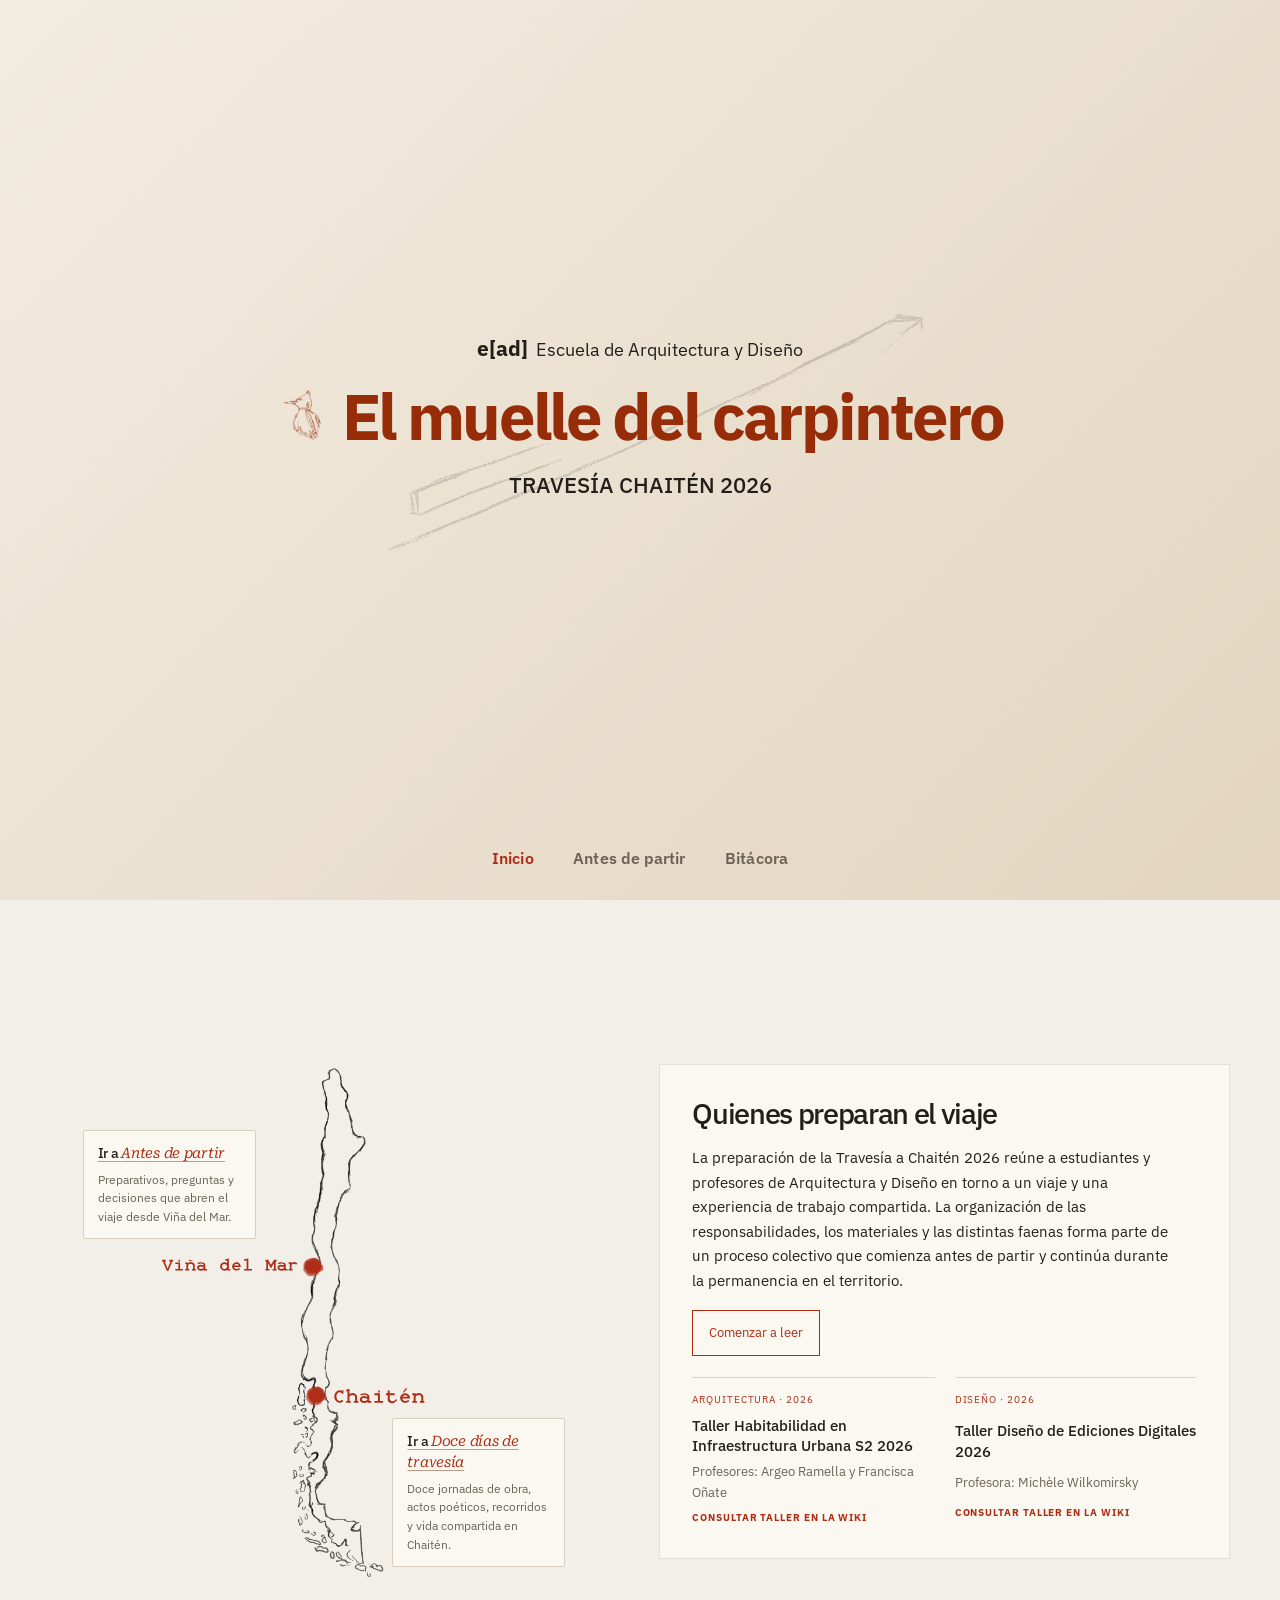
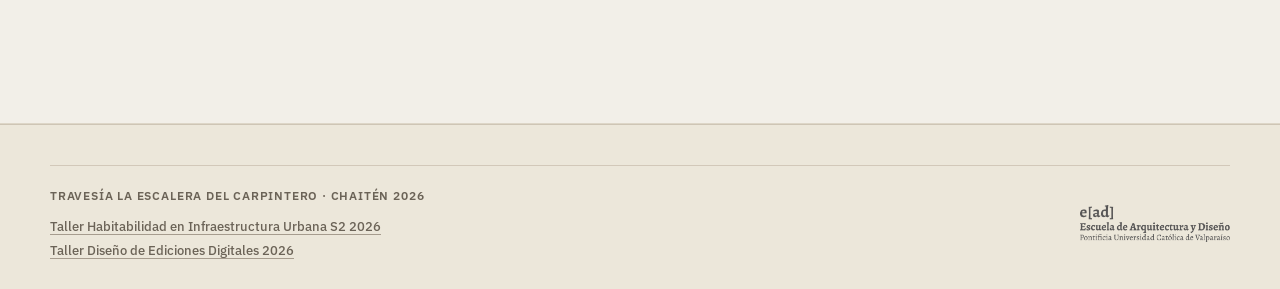
<file: index.html>
<!DOCTYPE html>

<html lang="es-CL">
<head>
<meta charset="utf-8"/>
<meta content="width=device-width, initial-scale=1" name="viewport"/>
<meta content="#fcfbf7" name="theme-color"/>
<meta content="Propuesta editorial de bitácora de la Travesía La Escalera del Carpintero, Chaitén 2026: los días, las personas y la obra desde la preparación hasta el regreso." name="description"/>
<title>Bitácora · El muelle del carpintero · Chaitén 2026</title>
<link href="https://fonts.googleapis.com" rel="preconnect"/>
<link crossorigin="" href="https://fonts.gstatic.com" rel="preconnect"/>
<link href="https://fonts.googleapis.com/css2?family=IBM+Plex+Sans:wght@400;500;600;700&amp;family=Roboto+Serif:ital,wght@1,400&amp;display=swap" rel="stylesheet"/>

<link rel="stylesheet" href="estilos.css"/>
<script defer src="sitio.js"></script>
</head>
<body class="pagina-home">
<a class="saltar" href="#contenido">Saltar al contenido</a>
<header class="cabecera" id="cabecera">
<div class="contenedor cabecera-interior">
<a class="marca" href="index.html#inicio" aria-label="Inicio de la Travesía La escalera del carpintero"><img class="marca-logo marca-logo-integrado" src="assets/logo-travesia-integrado.png" width="2048" height="823" alt="Travesía La escalera del carpintero"/></a>
<button aria-controls="nav-principal" aria-expanded="false" class="menu-toggle" id="menu-toggle" type="button"><span aria-hidden="true" class="menu-toggle-icono">☰</span><span>Menú</span></button>
<nav aria-label="Navegación principal" class="nav-principal" id="nav-principal"><a href="index.html#inicio">Inicio</a><a href="antes-de-partir.html">Antes de partir</a><a class="nav-destacado" href="diario.html">Bitácora</a></nav>
</div>
</header>
<main id="contenido">
<!-- Portada: el GIF ocupa todo el ancho sobre beige y se atenúa en estilos.css. El logo utiliza el PNG normal
     como máscara para tomar el mismo rojo y la altura de una mayúscula del título. -->
<section aria-labelledby="titulo-principal" class="portada portada-original seccion-observable" id="inicio">
<div aria-hidden="true" class="diapositivas"><img alt="" class="activa" fetchpriority="high" height="1088" src="assets/gifportada.gif" width="1632"/></div>
<div class="contenedor portada-centro">
<p class="identidad"><strong>e[ad]</strong><span>Escuela de Arquitectura y Diseño</span></p>
<div class="portada-titulo-logo">
<span class="portada-emblema" role="img" aria-label="Logo de la travesía: un pájaro carpintero"></span>
<h1 id="titulo-principal">El muelle del carpintero</h1>
</div>
<p class="nombre-obra-portada">TRAVESÍA CHAITÉN 2026</p>
</div>
<nav aria-label="Secciones principales de la bitácora" class="menu-portada">
<a aria-current="location" href="#inicio">Inicio</a>

<a href="antes-de-partir.html">Antes de partir</a>
<a href="diario.html">Bitácora</a>
</nav>
</section>
<!-- SEGUNDA SECCIÓN: mapa editorial con dos accesos a los momentos de la travesía. -->
<section aria-labelledby="titulo-mapa-travesia" class="mapa-travesia seccion-observable" id="mapa-travesia">
<div class="contenedor mapa-travesia-composicion">
<div class="mapa-papel" role="group" aria-label="Mapa dibujado de Chile con accesos a Viña del Mar y Chaitén">
  <div class="mapa-croquis">
    <img class="mapa-croquis-imagen" src="assets/mapa-chile-croquis-TRANSPARENTE.png" alt="Croquis lineal del territorio de Chile" width="1280" height="2048" loading="lazy" decoding="async" />
    <a class="mapa-boton-svg mapa-boton-vina" href="antes-de-partir.html" aria-label="Viña del Mar: ir a Antes de partir">
      <img src="assets/boton-vina-del-mar.svg" alt="Viña del Mar" width="743" height="124"/>
    </a>
    <a class="mapa-boton-svg mapa-boton-chaiten" href="diario.html" aria-label="Chaitén: ir a Doce días de travesía">
      <img src="assets/boton-chaiten.svg" alt="Chaitén" width="568" height="124"/>
    </a>
  </div>
  <!-- Los recuadros se posicionan respecto al área completa, fuera del trazo
       del país. En pantallas pequeñas pasan a dos columnas debajo del mapa. -->
  <a class="mapa-entrada mapa-entrada-vina" id="entrada-vina" href="antes-de-partir.html">
    <h3>Ir a <em>Antes de partir</em></h3>
    <p>Preparativos, preguntas y decisiones que abren el viaje desde Viña del Mar.</p>
  </a>
  <a class="mapa-entrada mapa-entrada-chaiten" id="entrada-chaiten" href="diario.html">
    <h3>Ir a <em>Doce días de travesía</em></h3>
    <p>Doce jornadas de obra, actos poéticos, recorridos y vida compartida en Chaitén.</p>
  </a>
</div>
<!-- Información trasladada desde la última doble página del cuaderno. -->
<div class="preparacion-viaje">
  <!-- El primer acceso queda junto al párrafo; después se presentan los talleres. -->
  <div class="preparacion-recuadro">
  <h2 id="titulo-mapa-travesia">Quienes preparan el viaje</h2>
  <p>La preparación de la Travesía a Chaitén 2026 reúne a estudiantes y profesores de Arquitectura y Diseño en torno a un viaje y una experiencia de trabajo compartida.
La organización de las responsabilidades, los materiales y las distintas faenas forma parte de un proceso colectivo que comienza antes de partir y continúa durante la permanencia en el territorio.
</p>
  <a class="boton-enlace preparacion-continuar" href="antes-de-partir.html">Comenzar a leer</a>
  <div class="talleres-preparacion"><a href="https://wiki.ead.pucv.cl/Taller_Habitabilidad_en_Infraestructura_Urbana_S2_2026" rel="noopener noreferrer" target="_blank"><small>ARQUITECTURA · 2026</small><strong>Taller Habitabilidad en Infraestructura Urbana S2 2026</strong><span>Profesores: Argeo Ramella y Francisca Oñate</span><b>CONSULTAR TALLER EN LA WIKI</b></a><a href="https://wiki.ead.pucv.cl/Taller_Dise%C3%B1o_de_Ediciones_Digitales_2026" rel="noopener noreferrer" target="_blank"><small>DISEÑO · 2026</small><strong>Taller Diseño de Ediciones Digitales 2026</strong><span>Profesora: Michèle Wilkomirsky</span><b>CONSULTAR TALLER EN LA WIKI</b></a></div>
  </div>
</div>
</div>
</section>
</main>
<footer class="pie">
  <div class="contenedor pie-inferior">
    <div class="pie-informacion">
      <span class="pie-identidad">TRAVESÍA LA ESCALERA DEL CARPINTERO · CHAITÉN 2026</span>
      <nav class="pie-talleres" aria-label="Talleres participantes">
        <a href="https://wiki.ead.pucv.cl/Taller_Habitabilidad_en_Infraestructura_Urbana_S2_2026" target="_blank" rel="noopener noreferrer">Taller Habitabilidad en Infraestructura Urbana S2 2026</a>
        <a href="https://wiki.ead.pucv.cl/Taller_Dise%C3%B1o_de_Ediciones_Digitales_2026" target="_blank" rel="noopener noreferrer">Taller Diseño de Ediciones Digitales 2026</a>
      </nav>
    </div>
    <img class="pie-logo" src="assets/logo-ead.png" width="1030" height="255" alt="e[ad] Escuela de Arquitectura y Diseño, Pontificia Universidad Católica de Valparaíso" loading="lazy">
  </div>
</footer>
</body>
</html>
</file>
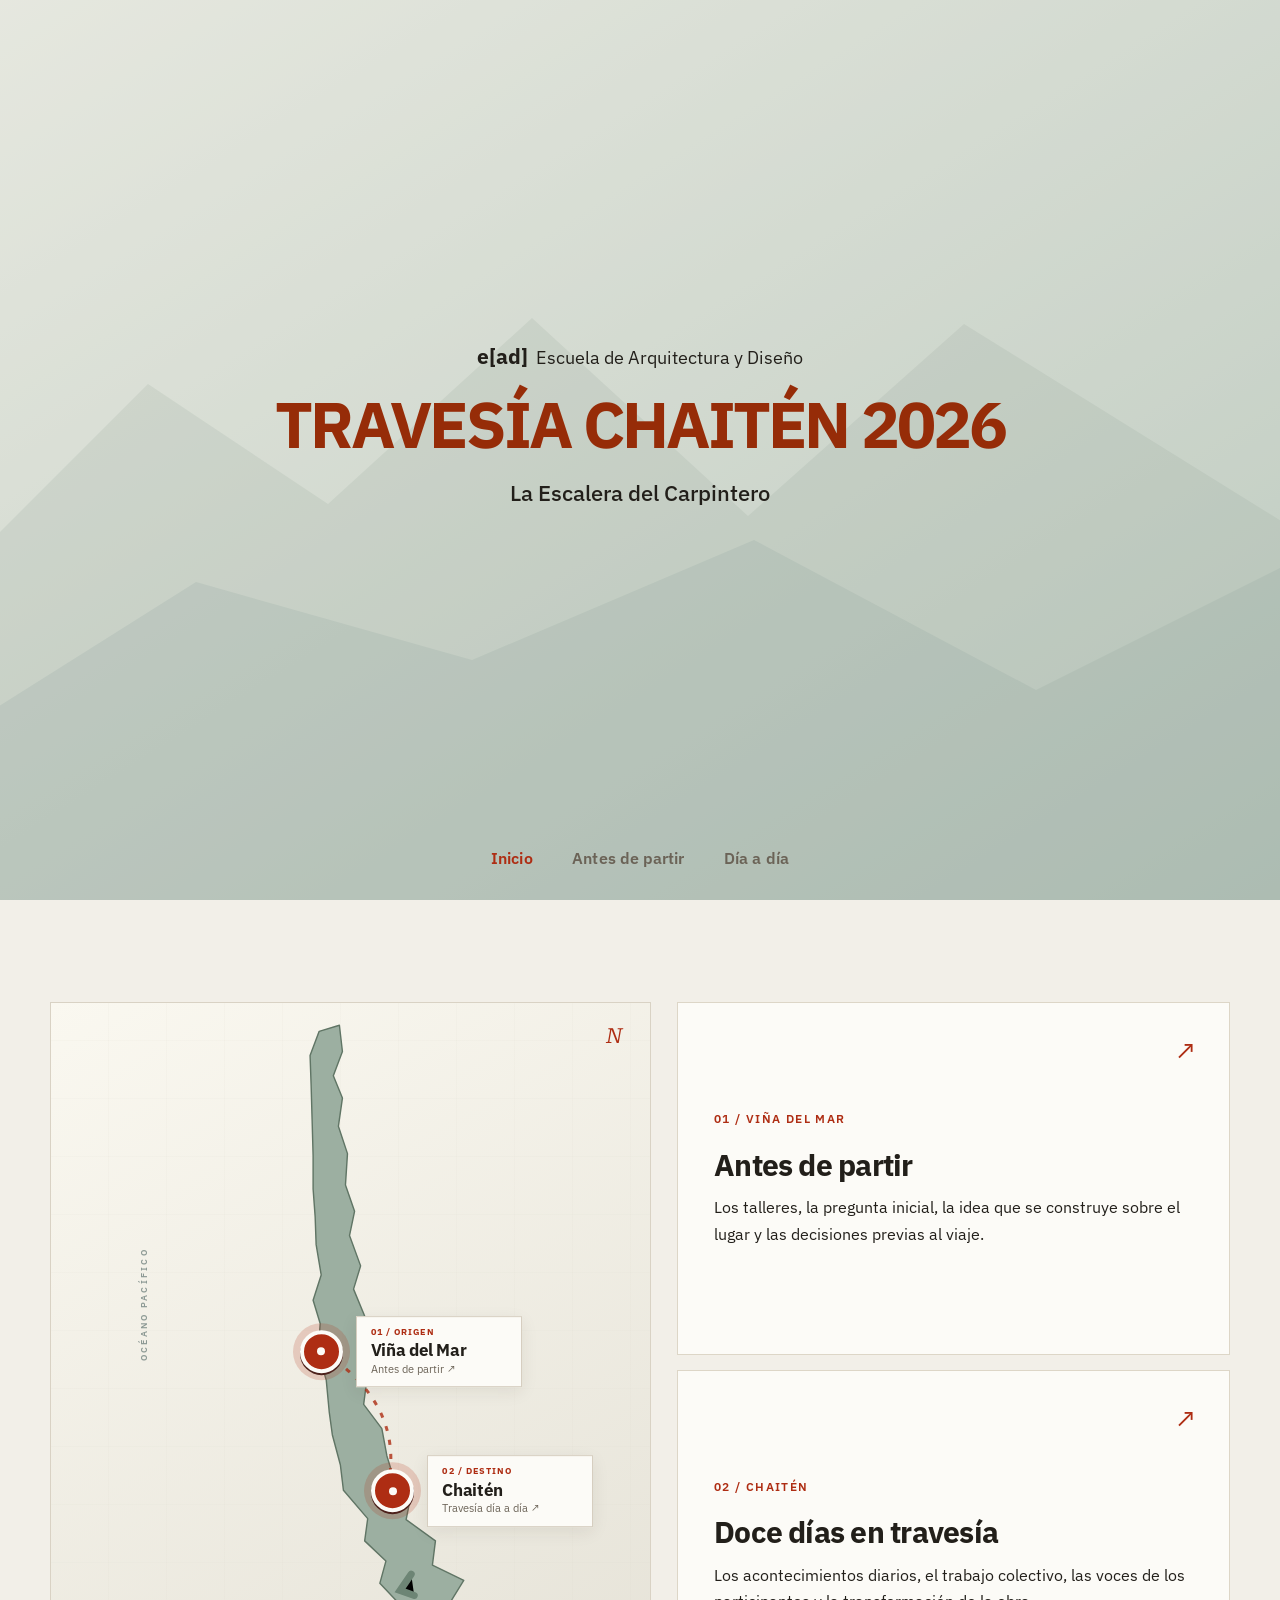
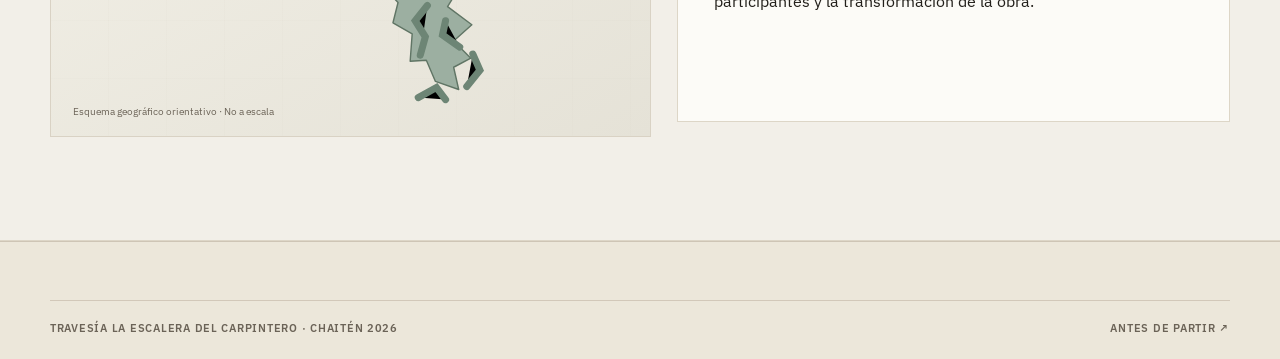
<file: travesia_chaiten_2026_codigo_limpio/index.html>
<!DOCTYPE html>

<html lang="es-CL">
<head>
<meta charset="utf-8"/>
<meta content="width=device-width, initial-scale=1" name="viewport"/>
<meta content="#fcfbf7" name="theme-color"/>
<meta content="Propuesta editorial de bitácora de la Travesía La Escalera del Carpintero, Chaitén 2026: los días, las personas y la obra desde la preparación hasta el regreso." name="description"/>
<title>Bitácora · La Escalera del Carpintero · Chaitén 2026</title>
<link href="https://fonts.googleapis.com" rel="preconnect"/>
<link crossorigin="" href="https://fonts.gstatic.com" rel="preconnect"/>
<link href="https://fonts.googleapis.com/css2?family=IBM+Plex+Sans:wght@400;500;600;700&amp;family=Roboto+Serif:ital,wght@1,400&amp;display=swap" rel="stylesheet"/>

<link rel="stylesheet" href="estilos.css"/>
<script defer src="sitio.js"></script>
</head>
<body class="pagina-home">
<a class="saltar" href="#contenido">Saltar al contenido</a>
<header class="cabecera" id="cabecera">
<div class="contenedor cabecera-interior">
<a aria-label="Volver al inicio de la bitácora" class="marca" href="index.html#inicio"><strong>e[ad]</strong><span>BITÁCORA <span class="marca-divisor">/</span> 2026</span></a>
<button aria-controls="nav-principal" aria-expanded="false" class="menu-toggle" id="menu-toggle" type="button"><span aria-hidden="true" class="menu-toggle-icono">☰</span><span>Menú</span></button>
<nav aria-label="Navegación principal" class="nav-principal" id="nav-principal"><a href="index.html#inicio">Inicio</a><a href="antes-de-partir.html">Antes de partir</a><a class="nav-destacado" href="diario.html">Día a día</a></nav>
</div>
</header>
<main id="contenido">
<!-- PORTADA: El título de la obra es provisorio, tal como indica la corrección. -->
<section aria-labelledby="titulo-principal" class="portada portada-original seccion-observable" id="inicio">
<div aria-hidden="true" class="diapositivas"><img alt="" class="activa" fetchpriority="high" height="750" src="assets/portada-1.svg" width="1200"/></div>
<div class="contenedor portada-centro">
<p class="identidad"><strong>e[ad]</strong><span>Escuela de Arquitectura y Diseño</span></p>
<h1 id="titulo-principal">TRAVESÍA CHAITÉN 2026</h1>
<p class="nombre-obra-portada">La Escalera del Carpintero</p>
</div>
<nav aria-label="Secciones principales de la bitácora" class="menu-portada">
<a aria-current="location" href="#inicio">Inicio</a>

<a href="antes-de-partir.html">Antes de partir</a>
<a href="diario.html">Día a día</a>
</nav>
</section>
<!-- SEGUNDA SECCIÓN: mapa editorial con dos accesos a los momentos de la travesía. -->
<section aria-labelledby="titulo-mapa-travesia" class="mapa-travesia seccion-observable" id="mapa-travesia">
<div class="contenedor mapa-travesia-composicion">
<div aria-label="Mapa gráfico de Chile con dos destinos seleccionables" class="mapa-papel" role="group">
<span class="mapa-mar">OCÉANO PACÍFICO</span>
<svg aria-labelledby="mapa-svg-titulo mapa-svg-descripcion" class="mapa-silueta" role="img" viewbox="0 0 470 725">
<title id="mapa-svg-titulo">Silueta editorial de Chile</title>
<desc id="mapa-svg-descripcion">Representación estilizada del territorio chileno, de norte a sur. Los botones superpuestos permiten abrir Viña del Mar y Chaitén.</desc>
<path class="chile-sombra" d="M204 28 L224 22 227 48 218 72 227 94 223 122 232 149 230 180 239 206 234 230 245 260 238 283 250 312 246 345 252 366 248 397 266 421 271 448 279 474 294 491 290 511 319 532 316 556 347 571 331 597 355 615 337 631 354 648 337 657 342 679 319 671 310 650 294 651 296 624 277 613 282 593 264 574 270 552 249 532 252 510 228 482 225 457 217 427 214 405 211 373 203 346 205 317 198 294 206 269 201 239 200 211 198 184 198 151 197 115 196 80 195 52 Z"></path>
<g class="islas-del-sur"><path d="M311 596l-12 15 10 16-5 18m25-34-3 14 17 12m-48-72-11 16 14 5"></path><path d="M356 644l7 16-13 16m-48 11 18-10 9 12"></path></g>
<path class="ruta-puntos" d="M208 345 Q291 399 271 482"></path>
</svg>
<span class="mapa-norte">N</span>
<div class="mapa-destino destino-vina">
<a aria-label="Abrir Antes de partir, Viña del Mar" class="mapa-pin" href="antes-de-partir.html"><span class="pin-centro"></span></a>
<a aria-label="Abrir Antes de partir en Viña del Mar" class="mapa-etiqueta" href="antes-de-partir.html"><small>01 / ORIGEN</small><strong>Viña del Mar</strong><span>Antes de partir ↗</span></a>
</div>
<div class="mapa-destino destino-chaiten">
<a aria-label="Ir a la bitácora de los 12 días de Chaitén" class="mapa-pin" href="diario.html"><span class="pin-centro"></span></a>
<a class="mapa-etiqueta" href="diario.html"><small>02 / DESTINO</small><strong>Chaitén</strong><span>Travesía día a día ↗</span></a>
</div>
<span class="mapa-pie">Esquema geográfico orientativo · No a escala</span>
</div>
<div class="mapa-lecturas">
<a aria-label="Abrir Antes de partir en Viña del Mar" class="mapa-lectura" href="antes-de-partir.html"><span class="mapa-lectura-num">01 / VIÑA DEL MAR</span><span aria-hidden="true" class="mapa-lectura-flecha">↗</span><h3>Antes de partir</h3>
    <p>Los talleres, la pregunta inicial, la idea que se construye sobre el lugar y las decisiones previas al viaje.</p></a>
<a class="mapa-lectura" href="diario.html"><span class="mapa-lectura-num">02 / CHAITÉN</span><span aria-hidden="true" class="mapa-lectura-flecha">↗</span><h3>Doce días en travesía</h3><p>Los acontecimientos diarios, el trabajo colectivo, las voces de los participantes y la transformación de la obra.</p></a>
</div>
</div>
</section>
<!-- PRETRAVESÍA: reformulación editorial. Talleres y links retomados de la primera versión. -->
<!-- PORTADA DE ACCESO: el relato completo de 12 días está en diario.html. -->
<!-- OBRA: Se lee como una trama transversal y también dentro de cada día. -->
<!-- PERSONAS. Solo se incluyen los nombres confirmados en la versión recibida. -->
<!-- CIERRE: No se narran aquí hechos no documentados. -->
<!-- ARCHIVO. Los formatos son ranuras, no fotografías o testimonios reales. -->
</main>
<footer class="pie"><div class="contenedor pie-inferior">TRAVESÍA LA ESCALERA DEL CARPINTERO · CHAITÉN 2026<a href="antes-de-partir.html">ANTES DE PARTIR ↗</a></div></footer>
</body>
</html>
</file>
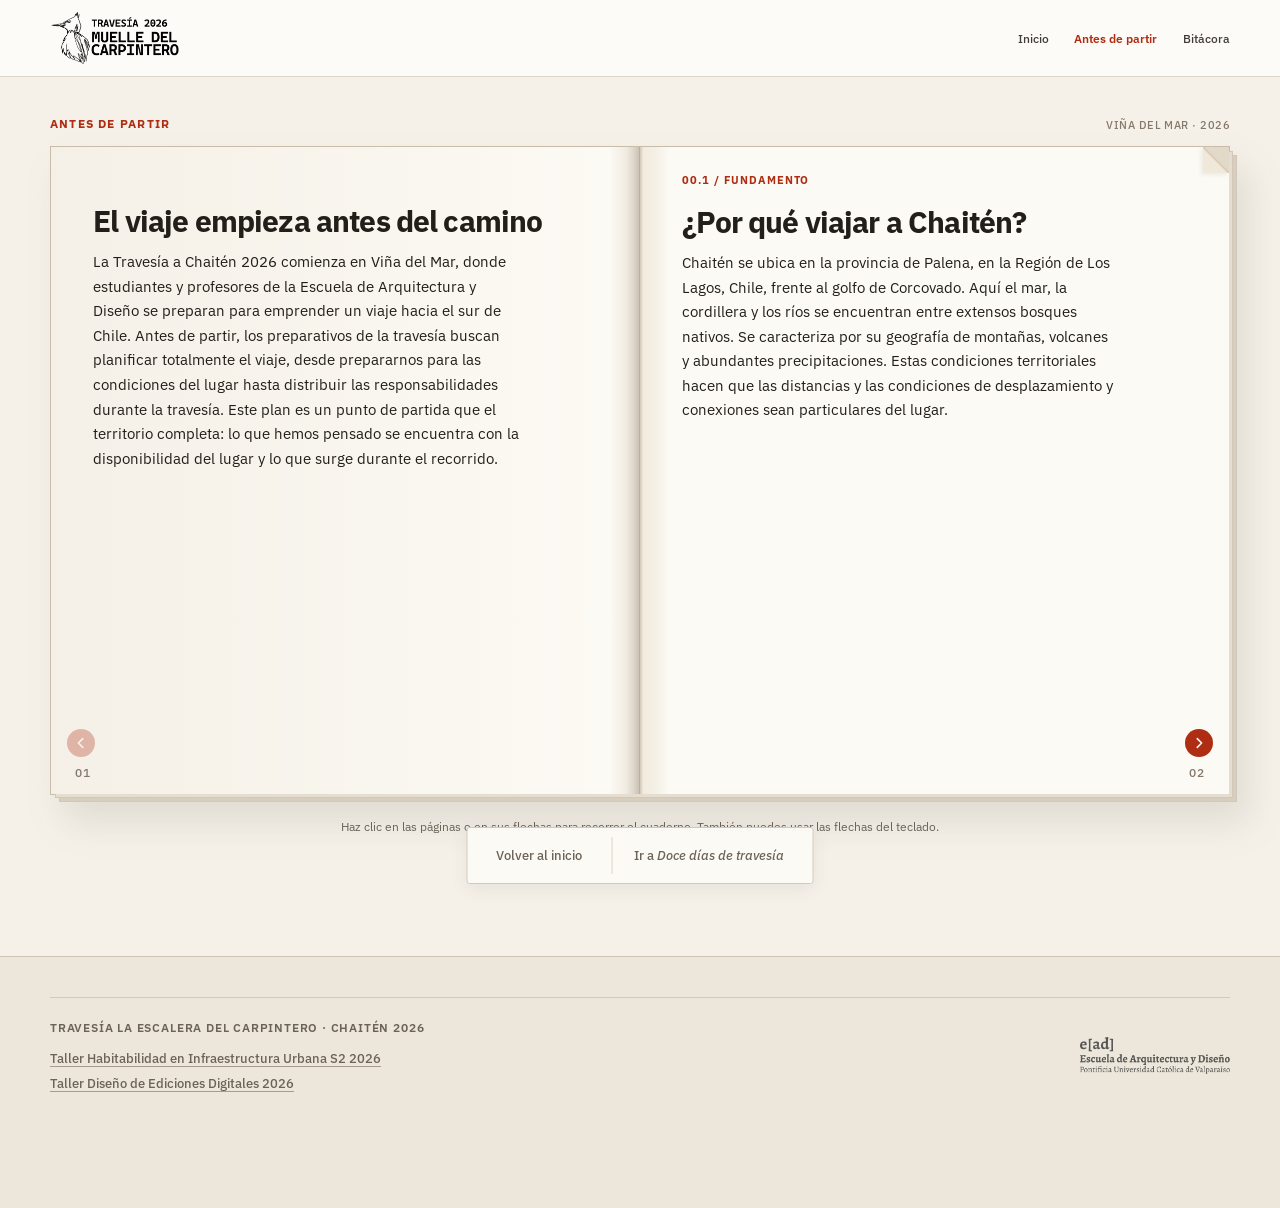
<file: antes-de-partir.html>
<!DOCTYPE html>

<html lang="es-CL"><head>
<meta charset="utf-8"/><meta content="width=device-width, initial-scale=1" name="viewport"/>
<meta content="#fcfbf7" name="theme-color"/><meta content="Antes de partir: fundamento, preparación, idea del lugar, obra imaginada de la Travesía La Escalera del Carpintero, Chaitén 2026." name="description"/>
<title>Antes de partir · La Escalera del Carpintero</title>
<link href="https://fonts.googleapis.com" rel="preconnect"/><link crossorigin="" href="https://fonts.gstatic.com" rel="preconnect"/>
<link href="https://fonts.googleapis.com/css2?family=IBM+Plex+Sans:wght@400;500;600;700&amp;family=Roboto+Serif:ital,wght@1,400&amp;display=swap" rel="stylesheet"/>

<link rel="stylesheet" href="estilos.css"/>
<script defer src="sitio.js"></script>
</head>
<body class="pagina-antes">
<a class="saltar" href="#contenido">Saltar al contenido</a>
<header class="cabecera"><div class="contenedor cabecera-interior"><a class="marca" href="index.html#inicio" aria-label="Inicio de la Travesía La escalera del carpintero"><img class="marca-logo marca-logo-integrado" src="assets/logo-travesia-integrado.png" width="2048" height="823" alt="Travesía La escalera del carpintero"/></a><button aria-controls="nav-principal" aria-expanded="false" class="menu-toggle" id="menu-toggle" type="button"><span aria-hidden="true" class="menu-toggle-icono">☰</span><span>Menú</span></button><nav aria-label="Navegación principal" class="nav-principal" id="nav-principal"><a href="index.html#inicio">Inicio</a><a aria-current="page" class="nav-destacado" href="antes-de-partir.html">Antes de partir</a><a href="diario.html">Bitácora</a></nav></div></header>
<main id="contenido"><h1 class="solo-lectores">Antes de partir</h1>
<section aria-label="Cuaderno interactivo de la pretravesía" class="seccion-libro">
<div class="contenedor libro-encima"><span class="libro-rubrica">ANTES DE PARTIR</span><span class="libro-lugar">VIÑA DEL MAR · 2026</span></div>
<div aria-live="off" class="libro-marco contenedor" id="libro-marco" aria-describedby="libro-ayuda">
<div aria-hidden="true" class="libro-lomo"></div>
<article aria-label="Comienzo y fundamento" class="libro-hoja activa" data-hoja="0">
<div tabindex="0" class="libro-pagina pagina-izquierda libro-apertura" data-pagina="0" aria-label="Página 1 de 8">
  <div class="libro-cuerpo"><div><h2>El viaje empieza antes del camino</h2>
  <p>La Travesía a Chaitén 2026 comienza en Viña del Mar, donde estudiantes y profesores de la Escuela de Arquitectura y Diseño se preparan para emprender un viaje hacia el sur de Chile.
Antes de partir, los preparativos de la travesía buscan planificar totalmente el viaje, desde prepararnos para las condiciones del lugar hasta distribuir las responsabilidades durante la travesía. Este plan es un punto de partida que el territorio completa: lo que hemos pensado se encuentra con la disponibilidad del lugar y lo que surge durante el recorrido.
</p></div></div>
  <button class="paso-pagina paso-anterior" type="button" data-paso="-1" aria-label="Página anterior"><svg aria-hidden="true" width="14" height="14" viewBox="0 0 16 16"><path d="m10 3-5 5 5 5" fill="none" stroke="currentColor" stroke-width="1.8" stroke-linecap="round" stroke-linejoin="round"/></svg></button>
  <button class="paso-pagina paso-siguiente" type="button" data-paso="1" aria-label="Página siguiente"><svg aria-hidden="true" width="14" height="14" viewBox="0 0 16 16"><path d="m6 3 5 5-5 5" fill="none" stroke="currentColor" stroke-width="1.8" stroke-linecap="round" stroke-linejoin="round"/></svg></button>
  <span class="numero-pagina" aria-hidden="true">01</span>
</div>

  <div tabindex="0" class="libro-pagina pagina-derecha" data-pagina="1" aria-label="Página 2 de 8">
  <div class="libro-cuerpo"><div class="pagina-superior">
  00.1 / Fundamento</div><div class="capitulo-texto"><h3>¿Por qué viajar a Chaitén?</h3>
    <p>Chaitén se ubica en la provincia de Palena, en la Región de Los Lagos, Chile, frente al golfo de Corcovado. Aquí el mar, la cordillera y los ríos se encuentran entre extensos bosques nativos. Se caracteriza por su geografía de montañas, volcanes y abundantes precipitaciones. Estas condiciones territoriales hacen que las distancias y las condiciones de desplazamiento y conexiones sean particulares del lugar. 
</p></div></div>
  <button class="paso-pagina paso-anterior" type="button" data-paso="-1" aria-label="Página anterior"><svg aria-hidden="true" width="14" height="14" viewBox="0 0 16 16"><path d="m10 3-5 5 5 5" fill="none" stroke="currentColor" stroke-width="1.8" stroke-linecap="round" stroke-linejoin="round"/></svg></button>
  <button class="paso-pagina paso-siguiente" type="button" data-paso="1" aria-label="Página siguiente"><svg aria-hidden="true" width="14" height="14" viewBox="0 0 16 16"><path d="m6 3 5 5-5 5" fill="none" stroke="currentColor" stroke-width="1.8" stroke-linecap="round" stroke-linejoin="round"/></svg></button>
  <span class="numero-pagina" aria-hidden="true">02</span>
</div>
</article>
<article aria-label="Idea del lugar" class="libro-hoja" data-hoja="1" hidden="">
<div tabindex="0" class="libro-pagina pagina-izquierda" data-pagina="2" aria-label="Página 3 de 8">
  <div class="libro-cuerpo"><div aria-hidden="true" class="dibujo-lugar">
<div aria-hidden="true" class="dibujo-lugar">
  <img
    src="assets/DIA0FOTO1.webp"
    alt=""
  >
</div></div><p class="libro-cita">Una imagen previa del destino no es el lugar mismo.</p></div>
  <button class="paso-pagina paso-anterior" type="button" data-paso="-1" aria-label="Página anterior"><svg aria-hidden="true" width="14" height="14" viewBox="0 0 16 16"><path d="m10 3-5 5 5 5" fill="none" stroke="currentColor" stroke-width="1.8" stroke-linecap="round" stroke-linejoin="round"/></svg></button>
  <button class="paso-pagina paso-siguiente" type="button" data-paso="1" aria-label="Página siguiente"><svg aria-hidden="true" width="14" height="14" viewBox="0 0 16 16"><path d="m6 3 5 5-5 5" fill="none" stroke="currentColor" stroke-width="1.8" stroke-linecap="round" stroke-linejoin="round"/></svg></button>
  <span class="numero-pagina" aria-hidden="true">03</span>
</div>
<div tabindex="0" class="libro-pagina pagina-derecha" data-pagina="3" aria-label="Página 4 de 8">
  <div class="libro-cuerpo"><div class="pagina-superior">00.2 / La idea del lugar</div><div class="capitulo-texto"><h3>Imaginar antes de llegar</h3>
  <p>Chaitén comienza a hacerse presente a través de mapas y fotografías que permiten reconocer su ubicación, las características de su geografía y sus particulares paisajes. Esto nos permite construir una imagen del territorio, anticipar algunas de sus condiciones e imaginar las posibilidades que ofrece para el desarrollo de la travesía.
Sin embargo, esta primera imagen permanece incompleta. Las distancias, las dimensiones y las condiciones del entorno son distintas desde un mapa y adquieren otro sentido cuando se recorren y experimentan directamente. Aquello que se imagina desde la distancia puede transformarse al encontrarse con acontecimientos propios del lugar.
</p></div></div>
  <button class="paso-pagina paso-anterior" type="button" data-paso="-1" aria-label="Página anterior"><svg aria-hidden="true" width="14" height="14" viewBox="0 0 16 16"><path d="m10 3-5 5 5 5" fill="none" stroke="currentColor" stroke-width="1.8" stroke-linecap="round" stroke-linejoin="round"/></svg></button>
  <button class="paso-pagina paso-siguiente" type="button" data-paso="1" aria-label="Página siguiente"><svg aria-hidden="true" width="14" height="14" viewBox="0 0 16 16"><path d="m6 3 5 5-5 5" fill="none" stroke="currentColor" stroke-width="1.8" stroke-linecap="round" stroke-linejoin="round"/></svg></button>
  <span class="numero-pagina" aria-hidden="true">04</span>
</div>

</article>
<article aria-label="Organizar el viaje" class="libro-hoja" data-hoja="2" hidden="">
<div tabindex="0" class="libro-pagina pagina-izquierda" data-pagina="4" aria-label="Página 5 de 8">
  <div class="libro-cuerpo"><div aria-hidden="true" class="libro-lista-grafica"><span>01 <b>TRAYECTO</b></span><span>02 <b>MATERIALES</b></span><span>03 <b>EQUIPOS</b></span><span>04 <b>CAMPAMENTO</b></span></div><p class="libro-cita">La organización también forma parte de la travesía.</p></div>
  <button class="paso-pagina paso-anterior" type="button" data-paso="-1" aria-label="Página anterior"><svg aria-hidden="true" width="14" height="14" viewBox="0 0 16 16"><path d="m10 3-5 5 5 5" fill="none" stroke="currentColor" stroke-width="1.8" stroke-linecap="round" stroke-linejoin="round"/></svg></button>
  <button class="paso-pagina paso-siguiente" type="button" data-paso="1" aria-label="Página siguiente"><svg aria-hidden="true" width="14" height="14" viewBox="0 0 16 16"><path d="m6 3 5 5-5 5" fill="none" stroke="currentColor" stroke-width="1.8" stroke-linecap="round" stroke-linejoin="round"/></svg></button>
  <span class="numero-pagina" aria-hidden="true">05</span>
</div>
<div tabindex="0" class="libro-pagina pagina-derecha" data-pagina="5" aria-label="Página 6 de 8">
  <div class="libro-cuerpo"><div class="pagina-superior">00.3 / Organización</div><div class="capitulo-texto"><h3>Preparar lo compartido</h3>
  <p>Ambos talleres se unen. La distribución de responsabilidades y la división del taller en grupos de trabajo permiten atender las distintas necesidades de la travesía. Junto con las labores vinculadas a la obra, se consideran aquellas que sostienen la vida cotidiana, como restauro con la preparación de las comidas,
     campamento con el cuidado de los espacios comunes, ruta con las planificaciones del viaje y transporte, ámbito manteniendo el sentido de la travesía en comunidad y finanzas con la administración de los recursos disponibles.</p></div></div>
  <button class="paso-pagina paso-anterior" type="button" data-paso="-1" aria-label="Página anterior"><svg aria-hidden="true" width="14" height="14" viewBox="0 0 16 16"><path d="m10 3-5 5 5 5" fill="none" stroke="currentColor" stroke-width="1.8" stroke-linecap="round" stroke-linejoin="round"/></svg></button>
  <button class="paso-pagina paso-siguiente" type="button" data-paso="1" aria-label="Página siguiente"><svg aria-hidden="true" width="14" height="14" viewBox="0 0 16 16"><path d="m6 3 5 5-5 5" fill="none" stroke="currentColor" stroke-width="1.8" stroke-linecap="round" stroke-linejoin="round"/></svg></button>
  <span class="numero-pagina" aria-hidden="true">06</span>
</div>

</article>
<article aria-label="Obra imaginada" class="libro-hoja" data-hoja="3" hidden="">
<!-- Página 7: PNG transparente completo, ajustado al papel y sin desplazamiento interno. -->
<div tabindex="0" class="libro-pagina pagina-izquierda pagina-croquis" data-pagina="6" aria-label="Página 7 de 8">
  <div class="libro-cuerpo"><div class="libro-croquis"><img alt="Croquis del sendero y los puntos de detención de La Escalera del Carpintero" src="assets/DIA0FOTO2.png" width="1200" height="1200"/></div></div>
  <button class="paso-pagina paso-anterior" type="button" data-paso="-1" aria-label="Página anterior"><svg aria-hidden="true" width="14" height="14" viewBox="0 0 16 16"><path d="m10 3-5 5 5 5" fill="none" stroke="currentColor" stroke-width="1.8" stroke-linecap="round" stroke-linejoin="round"/></svg></button>
  <button class="paso-pagina paso-siguiente" type="button" data-paso="1" aria-label="Página siguiente"><svg aria-hidden="true" width="14" height="14" viewBox="0 0 16 16"><path d="m6 3 5 5-5 5" fill="none" stroke="currentColor" stroke-width="1.8" stroke-linecap="round" stroke-linejoin="round"/></svg></button>
  <span class="numero-pagina" aria-hidden="true">07</span>
</div>
<div tabindex="0" class="libro-pagina pagina-derecha pagina-obra" data-pagina="7" aria-label="Página 8 de 8">
  <div class="libro-cuerpo"><div class="pagina-superior">00.4 / La obra</div><div class="capitulo-texto"><h3>La Escalera del Carpintero</h3>
  <p>Dentro del campamento se encuentra un sendero que asciende entre los árboles hasta alcanzar la parte alta de un cerro, donde se sitúa un mirador con un columpio. El recorrido se caracteriza por su extensión y la escasa iluminación entre la vegetación. Este es el lugar donde se proyecta la obra La Escalera del Carpintero.
</p><p>La propuesta contempla intervenir el sendero mediante distintos puntos de detención y observación, estableciendo nuevas instancias de encuentro con el entorno natural.
</p><p>En este bosque habita el pájaro carpintero, cuya presencia puede observarse desde un sector del recorrido. Sus formas y colores se incorporan como referencia para el desarrollo de una figura a modo de tótem, vinculando las primeras decisiones de la obra con la fauna presente en el lugar.
</p></div></div>
  <button class="paso-pagina paso-anterior" type="button" data-paso="-1" aria-label="Página anterior"><svg aria-hidden="true" width="14" height="14" viewBox="0 0 16 16"><path d="m10 3-5 5 5 5" fill="none" stroke="currentColor" stroke-width="1.8" stroke-linecap="round" stroke-linejoin="round"/></svg></button>
  <button class="paso-pagina paso-siguiente" type="button" data-paso="1" aria-label="Página siguiente"><svg aria-hidden="true" width="14" height="14" viewBox="0 0 16 16"><path d="m6 3 5 5-5 5" fill="none" stroke="currentColor" stroke-width="1.8" stroke-linecap="round" stroke-linejoin="round"/></svg></button>
  <span class="numero-pagina" aria-hidden="true">08</span>
</div>
</article>

</div>
<!-- La ayuda y los destinos de lectura quedan fuera del cuaderno. -->
<p class="contenedor libro-ayuda" id="libro-ayuda">Haz clic en las páginas o en sus flechas para recorrer el cuaderno. También puedes usar las flechas del teclado.</p>
<p class="solo-lectores" id="libro-estado" role="status" aria-live="polite"></p>
<!-- Panel compacto centrado: acompaña la lectura sin ocupar todo el ancho. -->
<nav class="controles-libro" aria-label="Continuar la lectura">
  <a class="boton-enlace" href="index.html#inicio">Volver al inicio</a>
  <a class="boton-enlace" href="diario.html">Ir a <em>Doce días de travesía</em></a>
</nav>

</section>
</main>
<footer class="pie">
  <div class="contenedor pie-inferior">
    <div class="pie-informacion">
      <span class="pie-identidad">TRAVESÍA LA ESCALERA DEL CARPINTERO · CHAITÉN 2026</span>
      <nav class="pie-talleres" aria-label="Talleres participantes">
        <a href="https://wiki.ead.pucv.cl/Taller_Habitabilidad_en_Infraestructura_Urbana_S2_2026" target="_blank" rel="noopener noreferrer">Taller Habitabilidad en Infraestructura Urbana S2 2026</a>
        <a href="https://wiki.ead.pucv.cl/Taller_Dise%C3%B1o_de_Ediciones_Digitales_2026" target="_blank" rel="noopener noreferrer">Taller Diseño de Ediciones Digitales 2026</a>
      </nav>
    </div>
    <img class="pie-logo" src="assets/logo-ead.png" width="1030" height="255" alt="e[ad] Escuela de Arquitectura y Diseño, Pontificia Universidad Católica de Valparaíso" loading="lazy">
  </div>
</footer>
</body></html>
</file>
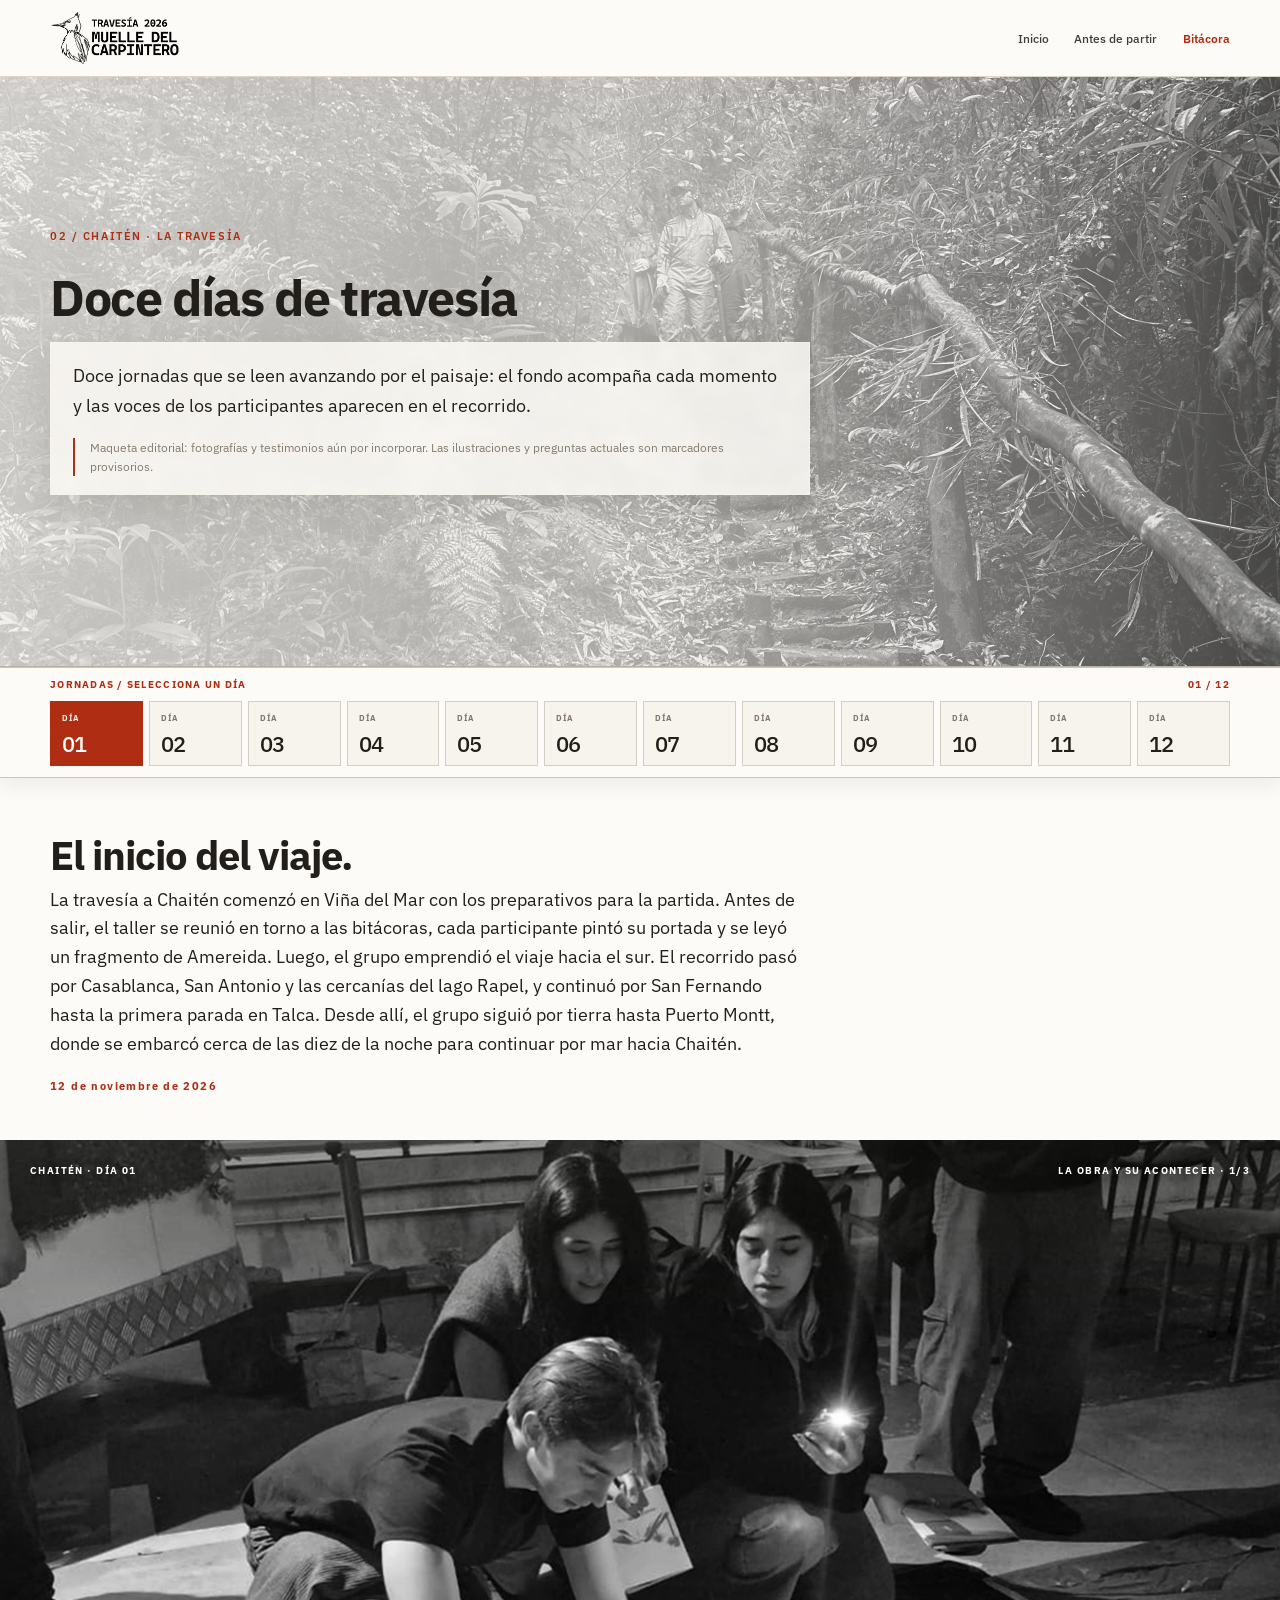
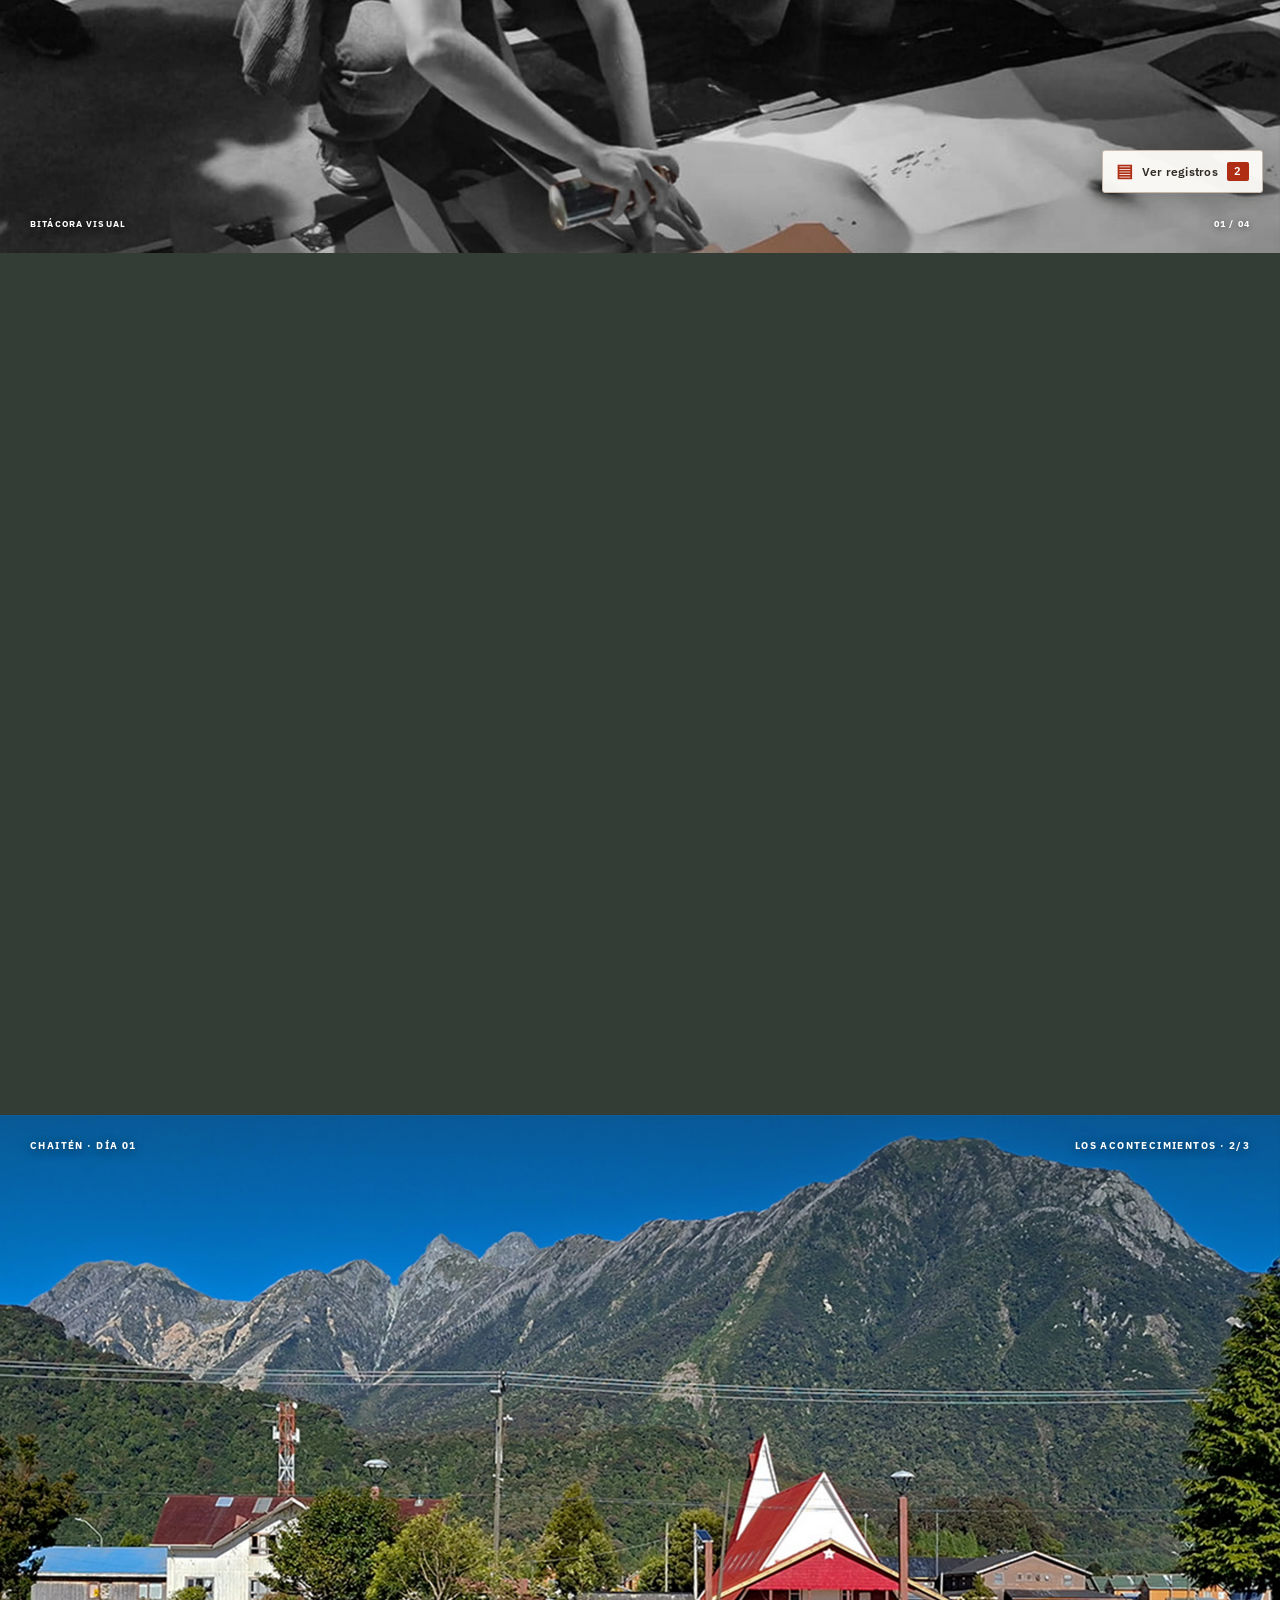
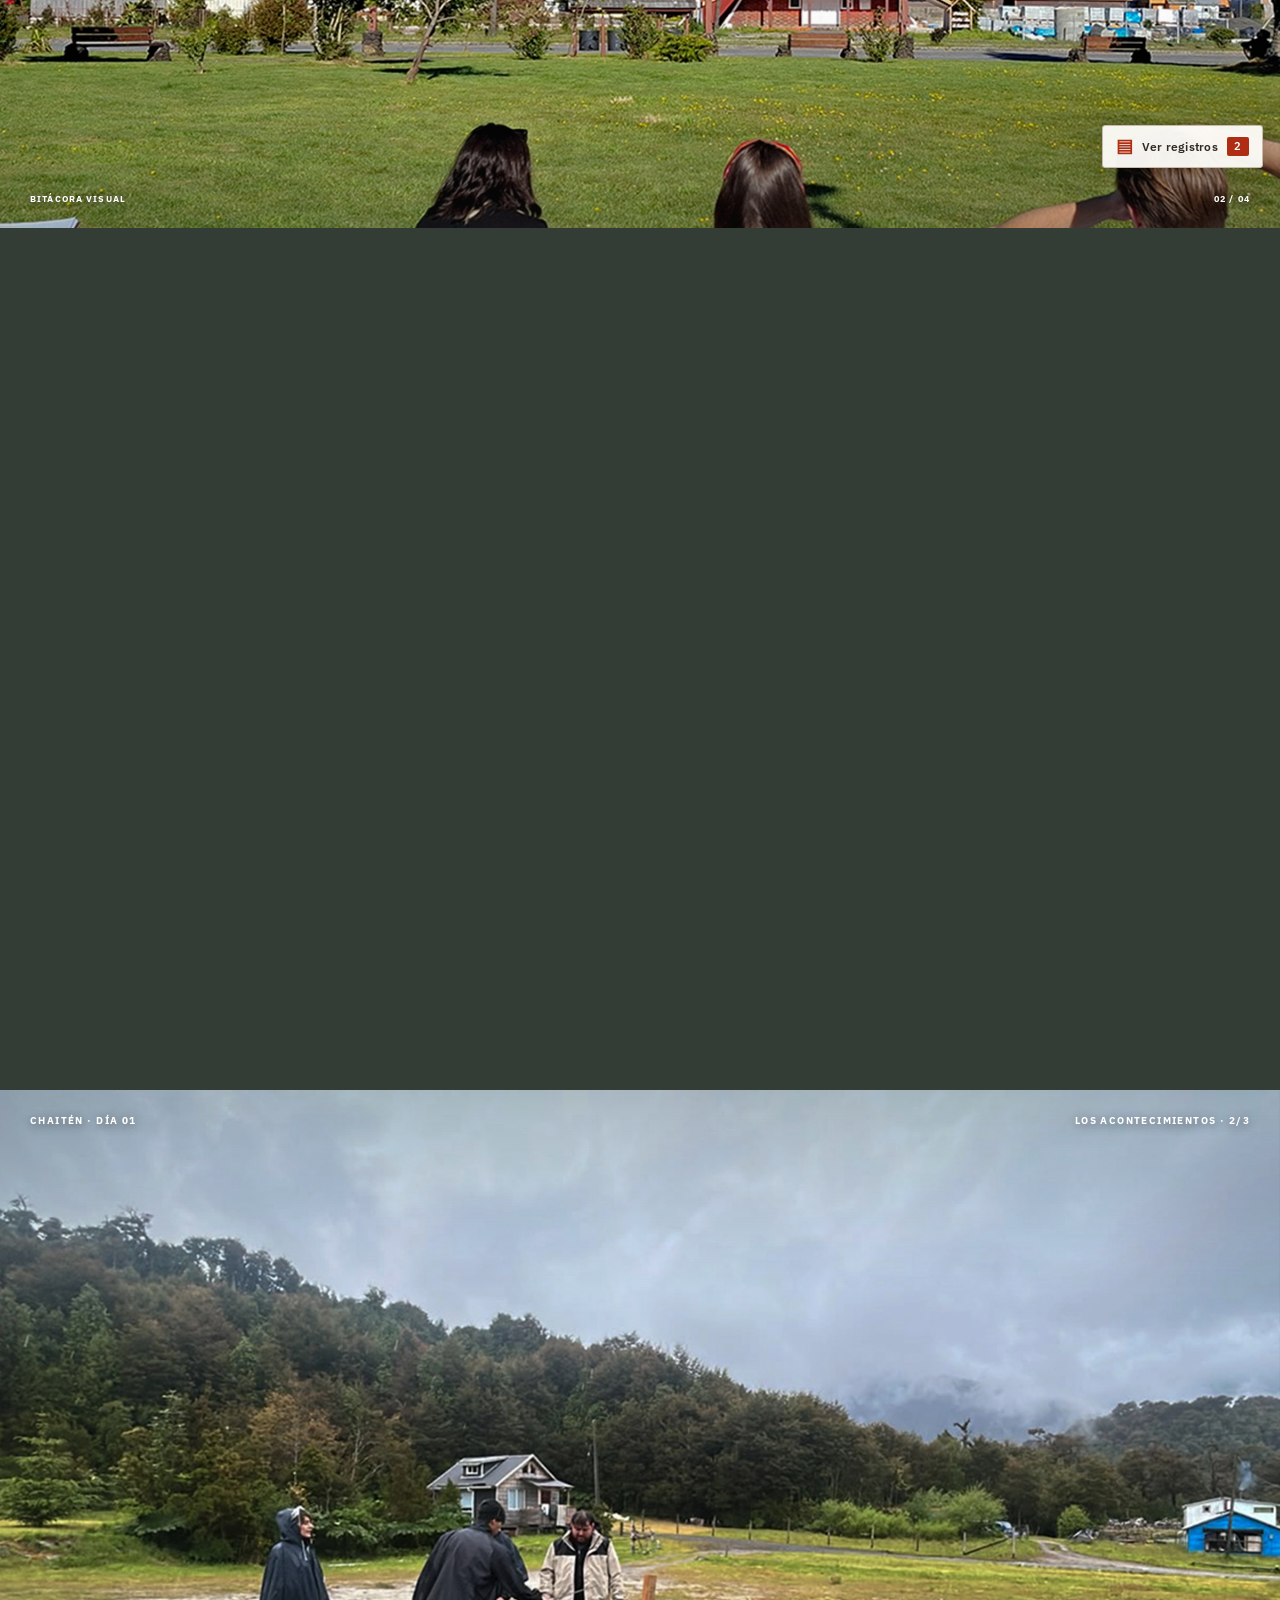
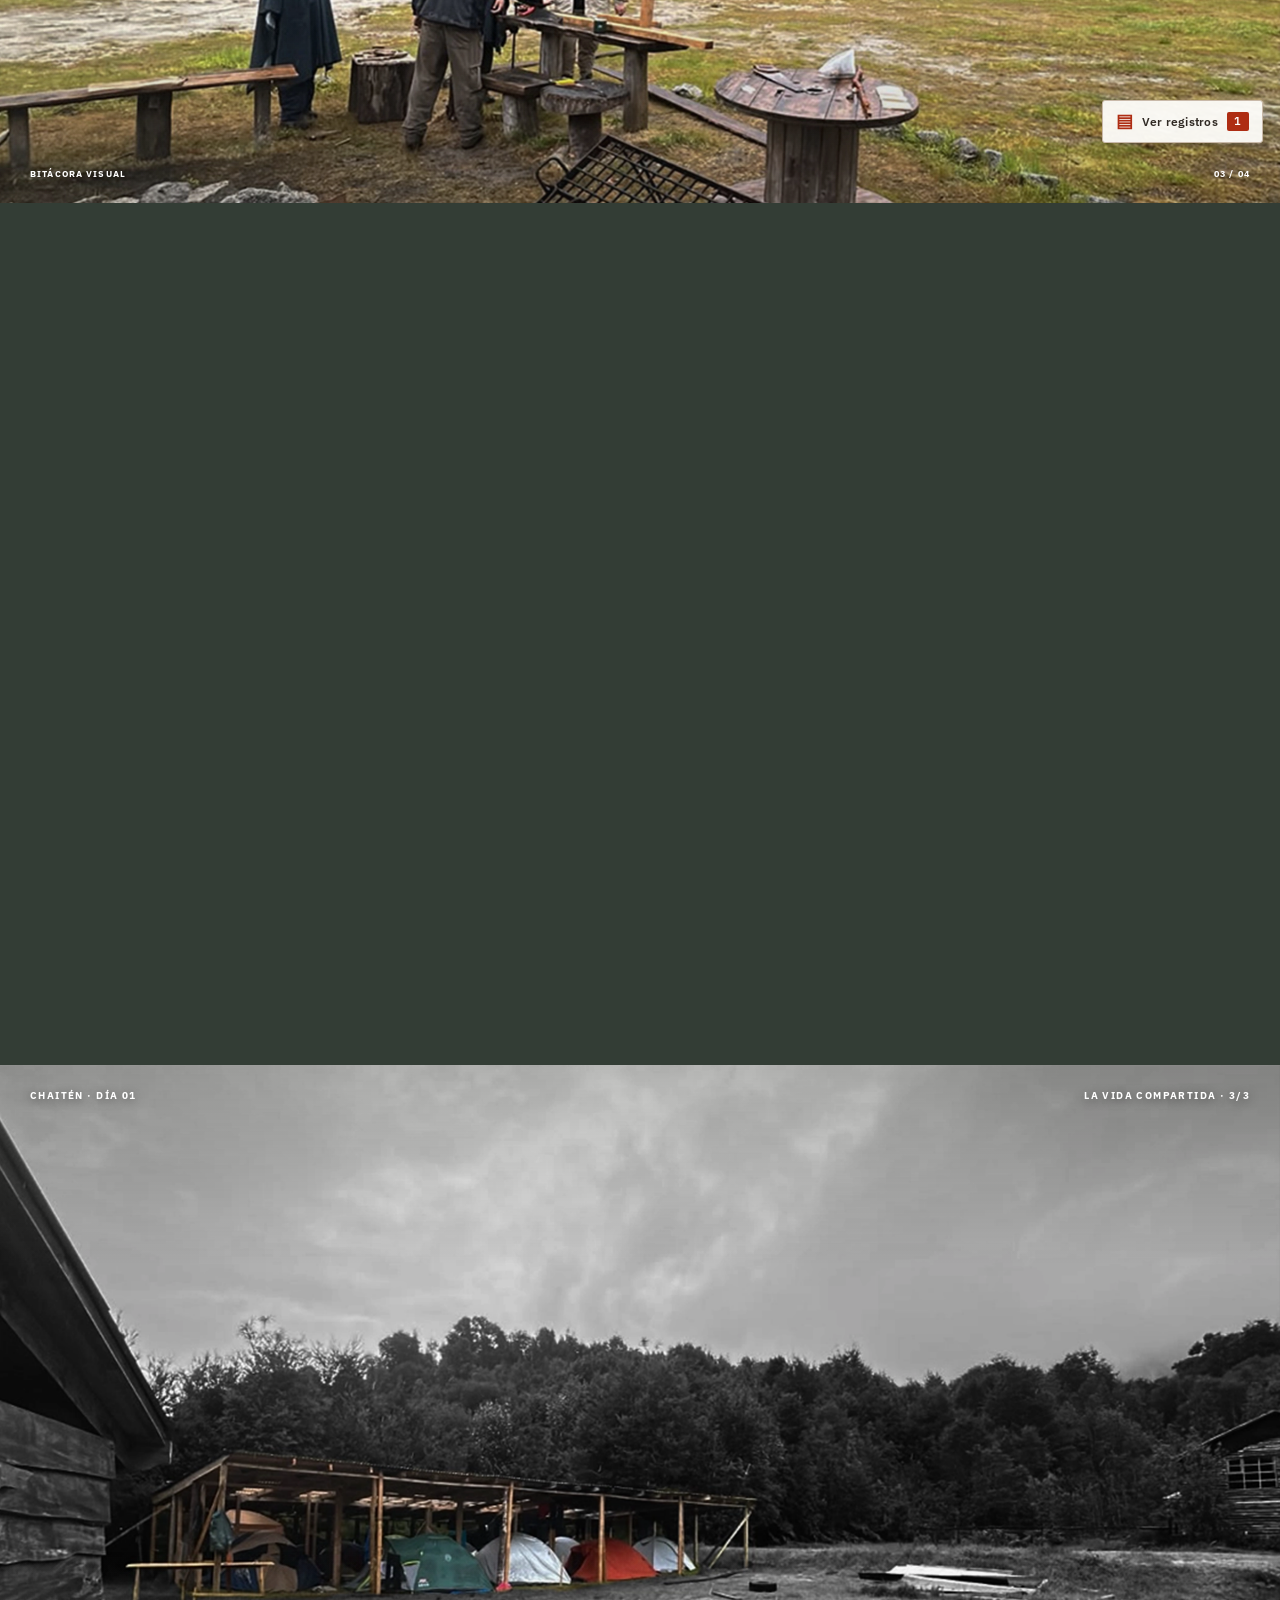
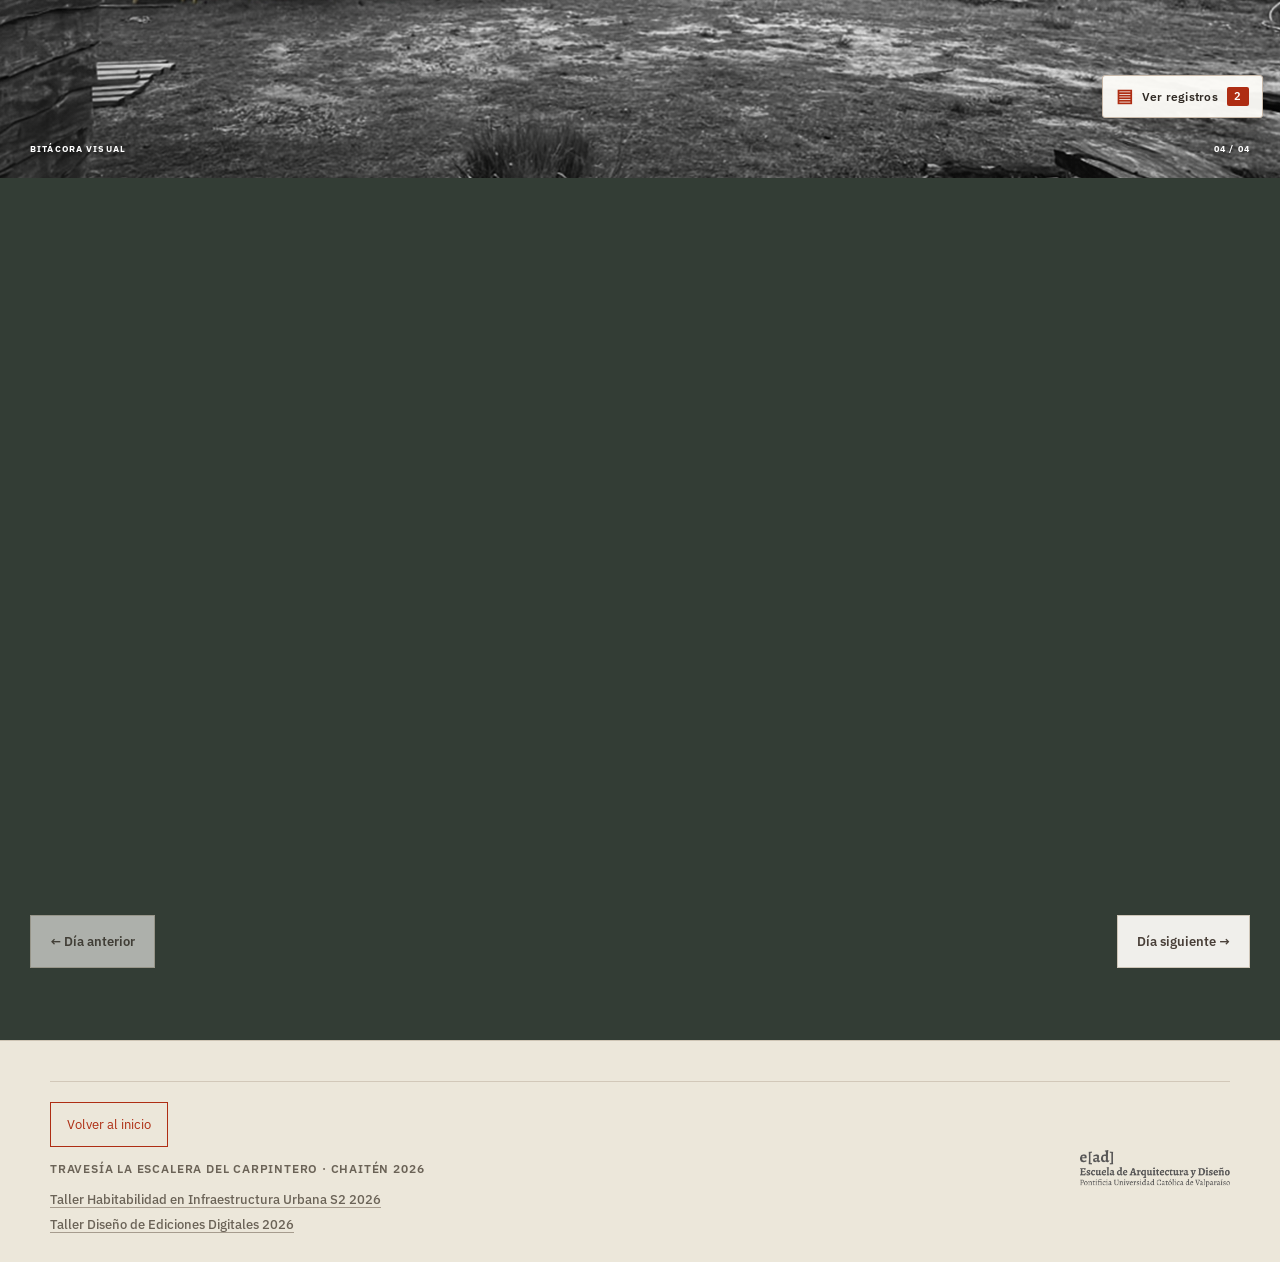
<file: diario.html>
<!DOCTYPE html>

<html lang="es-CL"><head>
<meta charset="utf-8"/><meta content="width=device-width,initial-scale=1" name="viewport"/><meta content="#fcfbf7" name="theme-color"/>
<meta content="Bitácora diaria: doce jornadas de Travesía La Escalera del Carpintero en Chaitén 2026, con fotografías y voces de participantes que se descubren al desplazarse." name="description"/>
<title>Doce días de travesía · La Escalera del Carpintero</title>
<link href="https://fonts.googleapis.com" rel="preconnect"/><link crossorigin="" href="https://fonts.gstatic.com" rel="preconnect"/>
<link href="https://fonts.googleapis.com/css2?family=IBM+Plex+Sans:wght@400;500;600;700&amp;family=Roboto+Serif:ital,wght@1,400&amp;display=swap" rel="stylesheet"/>

<link rel="stylesheet" href="estilos.css"/>
<script defer src="sitio.js"></script>
</head><body class="pagina-diario">
<a class="saltar" href="#contenido">Saltar al contenido</a>
<header class="cabecera"><div class="contenedor cabecera-interior"><a class="marca" href="index.html#inicio" aria-label="Inicio de la Travesía La escalera del carpintero"><img class="marca-logo marca-logo-integrado" src="assets/logo-travesia-integrado.png" width="2048" height="823" alt="Travesía La escalera del carpintero"/></a><button aria-controls="nav-principal" aria-expanded="false" class="menu-toggle" id="menu-toggle" type="button"><span aria-hidden="true" class="menu-toggle-icono">☰</span><span>Menú</span></button><nav aria-label="Navegación principal" class="nav-principal" id="nav-principal"><a href="index.html#inicio">Inicio</a><a href="antes-de-partir.html">Antes de partir</a><a aria-current="page" class="nav-destacado" href="diario.html">Bitácora</a></nav></div></header>
<main id="contenido">
<section aria-label="Introducción ilustrada al diario de los doce días" class="diario-portada-fotografica">
  <div class="diario-portadas-galeria" aria-hidden="true">
    <img class="diario-portada-capa activa" src="assets/portadas/PORTADA1.webp" width="2560" height="1440" alt="" fetchpriority="high" decoding="async">
    <img class="diario-portada-capa" src="assets/portadas/PORTADA2.webp" width="2560" height="1440" alt="" decoding="async">
    <div class="diario-portadas-velo"></div>
  </div>
  <div class="contenedor diario-intro"><div><p class="eyebrow">02 / CHAITÉN · LA TRAVESÍA</p><h1>Doce días de travesía</h1></div><div class="diario-intro-aside"><p>Doce jornadas que se leen avanzando por el paisaje: el fondo acompaña cada momento y las voces de los participantes aparecen en el recorrido.</p><p class="diario-intro-aviso">Maqueta editorial: fotografías y testimonios aún por incorporar. Las ilustraciones y preguntas actuales son marcadores provisorios.</p></div></div></section>
<div aria-label="Navegación de los 12 días, visible durante toda la lectura" class="diario-navegacion" id="navegacion-dias"><div class="contenedor diario-navegacion-interior"><div class="diario-navegacion-titulo"><span>JORNADAS / SELECCIONA UN DÍA</span><span id="contador-dias">01 / 12</span></div><div aria-label="Elegir jornada" class="diario-menu-dias" id="diario-menu-dias" role="group"></div></div></div>
<section aria-labelledby="jornada-titulo" class="diario-lectura" id="jornada"><div class="contenedor jornada-cabecera"><div><h2 id="jornada-titulo">Día 01</h2></div><div class="jornada-cabecera-lado"><p id="jornada-resumen">Relato por completar.</p><span id="fecha-dia">FECHA POR COMPLETAR</span></div></div>
<div aria-label="Recorrido visual con comentarios que aparecen al desplazarse" class="jornada-relato" id="jornada-relato"></div>
<!-- El script coloca estos controles dentro de la última fotografía de cada día. -->
<nav class="jornada-controles" aria-label="Cambiar de jornada"><button id="dia-atras" type="button">← Día anterior</button><button id="dia-adelante" type="button">Día siguiente →</button></nav>
</section>
</main>
<footer class="pie">
  <div class="contenedor pie-inferior">
    <div class="pie-informacion">
      <a class="boton-enlace" href="index.html#inicio">Volver al inicio</a>
      <span class="pie-identidad">TRAVESÍA LA ESCALERA DEL CARPINTERO · CHAITÉN 2026</span>
      <nav class="pie-talleres" aria-label="Talleres participantes">
        <a href="https://wiki.ead.pucv.cl/Taller_Habitabilidad_en_Infraestructura_Urbana_S2_2026" target="_blank" rel="noopener noreferrer">Taller Habitabilidad en Infraestructura Urbana S2 2026</a>
        <a href="https://wiki.ead.pucv.cl/Taller_Dise%C3%B1o_de_Ediciones_Digitales_2026" target="_blank" rel="noopener noreferrer">Taller Diseño de Ediciones Digitales 2026</a>
      </nav>
    </div>
    <img class="pie-logo" src="assets/logo-ead.png" width="1030" height="255" alt="e[ad] Escuela de Arquitectura y Diseño, Pontificia Universidad Católica de Valparaíso" loading="lazy">
  </div>
</footer>
<!-- Panel de registros: se abre desde cada fotografía y no tapa la lectura cuando está cerrado. -->
<div class="registros-superposicion" id="registros-superposicion" hidden>
  <button type="button" class="registros-fondo" id="registros-fondo" aria-label="Cerrar registros y volver a la imagen"></button>
  <aside class="registros-panel" role="dialog" aria-modal="true" aria-labelledby="registros-panel-titulo" tabindex="-1">
    <div class="registros-encabezado">
      <div>
        <p class="registros-etiqueta" id="registros-panel-contexto">BITÁCORA / REGISTROS</p>
        <h2 id="registros-panel-titulo">Notas y croquis</h2>
      </div>
      <button class="registros-cerrar" type="button" id="registros-cerrar" aria-label="Cerrar panel de registros">✕</button>
    </div>
    <div class="registros-lista" id="registros-lista"></div>
  </aside>
</div>
</body></html>
</file>
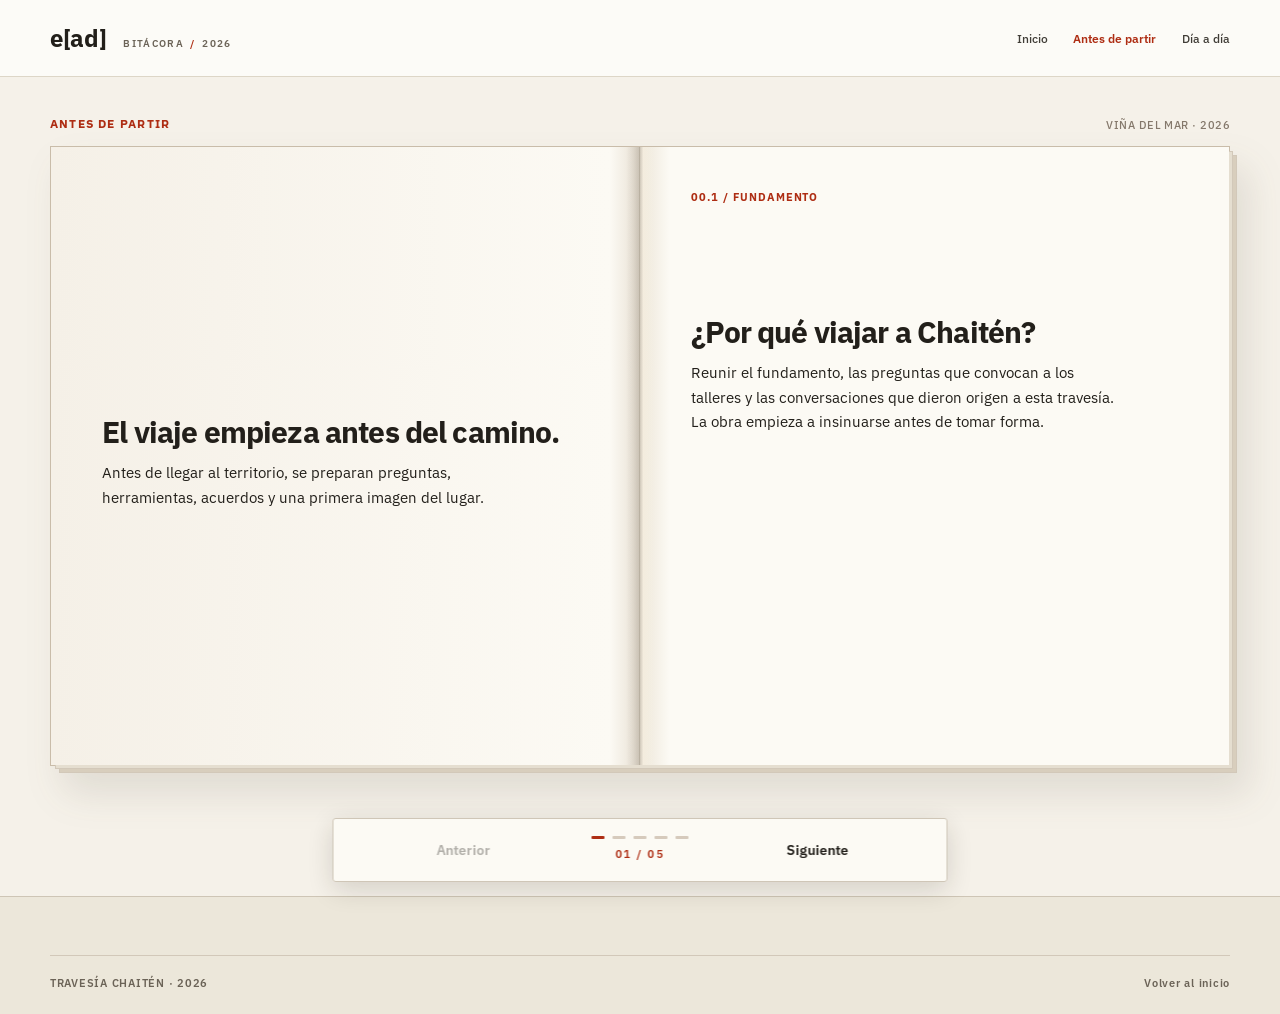
<file: travesia_chaiten_2026_codigo_limpio/antes-de-partir.html>
<!DOCTYPE html>

<html lang="es-CL"><head>
<meta charset="utf-8"/><meta content="width=device-width, initial-scale=1" name="viewport"/>
<meta content="#fcfbf7" name="theme-color"/><meta content="Antes de partir: fundamento, preparación, idea del lugar, obra imaginada y talleres de la Travesía La Escalera del Carpintero, Chaitén 2026." name="description"/>
<title>Antes de partir · La Escalera del Carpintero</title>
<link href="https://fonts.googleapis.com" rel="preconnect"/><link crossorigin="" href="https://fonts.gstatic.com" rel="preconnect"/>
<link href="https://fonts.googleapis.com/css2?family=IBM+Plex+Sans:wght@400;500;600;700&amp;family=Roboto+Serif:ital,wght@1,400&amp;display=swap" rel="stylesheet"/>

<link rel="stylesheet" href="estilos.css"/>
<script defer src="sitio.js"></script>
</head>
<body class="pagina-antes">
<a class="saltar" href="#contenido">Saltar al contenido</a>
<header class="cabecera"><div class="contenedor cabecera-interior"><a class="marca" href="index.html#inicio"><strong>e[ad]</strong><span>BITÁCORA <span class="marca-divisor">/</span> 2026</span></a><button aria-controls="nav-principal" aria-expanded="false" class="menu-toggle" id="menu-toggle" type="button"><span aria-hidden="true" class="menu-toggle-icono">☰</span><span>Menú</span></button><nav aria-label="Navegación principal" class="nav-principal" id="nav-principal"><a href="index.html#inicio">Inicio</a><a aria-current="page" class="nav-destacado" href="antes-de-partir.html">Antes de partir</a><a href="diario.html">Día a día</a></nav></div></header>
<main id="contenido"><h1 class="solo-lectores">Antes de partir</h1>
<section aria-label="Cuaderno interactivo de la pretravesía" class="seccion-libro">
<div class="contenedor libro-encima"><span class="libro-rubrica">ANTES DE PARTIR</span><span class="libro-lugar">VIÑA DEL MAR · 2026</span></div>
<div aria-live="off" class="libro-marco contenedor" id="libro-marco">
<div aria-hidden="true" class="libro-lomo"></div>
<article aria-label="Página 1: comienzo y fundamento" class="libro-hoja activa" data-hoja="0">
<div class="libro-pagina pagina-izquierda libro-apertura"><div><h2>El viaje empieza antes del camino.</h2><p>Antes de llegar al territorio, se preparan preguntas, herramientas, acuerdos y una primera imagen del lugar.</p></div></div>
<div class="libro-pagina pagina-derecha"><div class="pagina-superior">00.1 / Fundamento</div><div class="capitulo-texto"><h3>¿Por qué viajar a Chaitén?</h3><p>Reunir el fundamento, las preguntas que convocan a los talleres y las conversaciones que dieron origen a esta travesía. La obra empieza a insinuarse antes de tomar forma.</p></div></div>
</article>
<article aria-label="Página 2: idea del lugar" class="libro-hoja" data-hoja="1" hidden="">
<div class="libro-pagina pagina-izquierda"><div aria-hidden="true" class="dibujo-lugar"><svg viewbox="0 0 500 430" xmlns="http://www.w3.org/2000/svg"><path d="M25 330 Q120 200 215 280 T460 220 M25 352 Q129 270 220 325 T462 270" fill="none" stroke="#b45a43" stroke-width="3"></path><circle cx="105" cy="190" fill="#ae2d13" r="7"></circle><circle cx="393" cy="152" fill="#ae2d13" r="7"></circle><path d="M108 190Q180 55 393 152" fill="none" stroke="#ae2d13" stroke-dasharray="5 9" stroke-width="2"></path><path d="M92 206L74 240M380 135L360 103" fill="none" stroke="#ae2d13" stroke-width="2"></path></svg></div><p class="libro-cita">Una imagen previa del destino no es el lugar mismo.</p></div>
<div class="libro-pagina pagina-derecha"><div class="pagina-superior">00.2 / La idea del lugar</div><div class="capitulo-texto"><h3>Imaginar antes de llegar.</h3><p>Mapas, fotografías, referencias y croquis construyen una primera imagen del destino. Esa imagen es provisional: la experiencia de travesía puede contradecirla y transformarla.</p></div></div>
</article>
<article aria-label="Página 3: organizar el viaje" class="libro-hoja" data-hoja="2" hidden="">
<div class="libro-pagina pagina-izquierda"><div aria-hidden="true" class="libro-lista-grafica"><span>01 <b>TRAYECTO</b></span><span>02 <b>MATERIALES</b></span><span>03 <b>EQUIPOS</b></span><span>04 <b>CAMPAMENTO</b></span></div><p class="libro-cita">La organización también forma parte de la travesía.</p></div>
<div class="libro-pagina pagina-derecha"><div class="pagina-superior">00.3 / Organización</div><div class="capitulo-texto"><h3>Preparar lo compartido.</h3><p>El recorrido, las herramientas, los materiales, las responsabilidades, la distribución de equipos y la organización cotidiana. Una travesía también se construye mediante estos acuerdos.</p></div></div>
</article>
<article aria-label="Página 4: obra imaginada" class="libro-hoja" data-hoja="3" hidden="">
<div class="libro-pagina pagina-izquierda"><div class="libro-croquis"><img alt="Diagrama provisional de la obra La Escalera del Carpintero" src="assets/escalera-conceptual.svg"/></div></div>
<div class="libro-pagina pagina-derecha"><div class="pagina-superior">00.4 / La obra</div><div class="capitulo-texto"><h3>La Escalera del Carpintero.</h3><p>Esbozar el fundamento y las primeras decisiones de la obra, sin confundir lo proyectado con lo que realmente se construirá en Chaitén.</p></div></div>
</article>
<article aria-label="Página 5: talleres participantes" class="libro-hoja" data-hoja="4" hidden="">
<div class="libro-pagina pagina-izquierda libro-final"><div><h2>Quienes preparan el viaje.</h2><p>Los talleres participantes de la travesía. Puedes visitar sus espacios de trabajo en la Wiki de la Escuela.</p></div></div>
<div class="libro-pagina pagina-derecha pagina-talleres"><div class="pagina-superior">00.5 / Los talleres</div><div class="talleres-libro"><a href="https://wiki.ead.pucv.cl/Taller_Habitabilidad_en_Infraestructura_Urbana_S2_2026" rel="noopener noreferrer" target="_blank"><small>ARQUITECTURA · 2026</small><strong>Taller Habitabilidad en Infraestructura Urbana S2 2026</strong><span>Profesores: Argeo Ramella y Francisca Oñate</span><b>CONSULTAR TALLER EN LA WIKI</b></a><a href="https://wiki.ead.pucv.cl/Taller_Dise%C3%B1o_de_Ediciones_Digitales_2026" rel="noopener noreferrer" target="_blank"><small>DISEÑO · 2026</small><strong>Taller Diseño de Ediciones Digitales 2026</strong><span>Profesora: Michèle Wilkomirsky</span><b>CONSULTAR TALLER EN LA WIKI</b></a></div></div>
</article>
</div>
<div class="contenedor controles-libro"><button aria-label="Ir a la doble página anterior" id="libro-anterior" type="button">Anterior</button><div class="avance-libro"><div aria-hidden="true" class="avance-marcas" id="avance-marcas"></div><span aria-live="polite" id="libro-contador">01 / 05</span></div><button aria-label="Ir a la doble página siguiente" id="libro-siguiente" type="button">Siguiente</button><a aria-label="Comenzar la bitácora diaria en la primera jornada de Chaitén" class="libro-continuar" hidden="" href="diario.html?dia=1#navegacion-dias" id="libro-ir-diario">Comenzar día 01</a></div>

</section>
</main>
<footer class="pie"><div class="contenedor pie-inferior"><span>TRAVESÍA CHAITÉN · 2026</span><a href="index.html#mapa-travesia">Volver al inicio</a></div></footer>
</body></html>
</file>
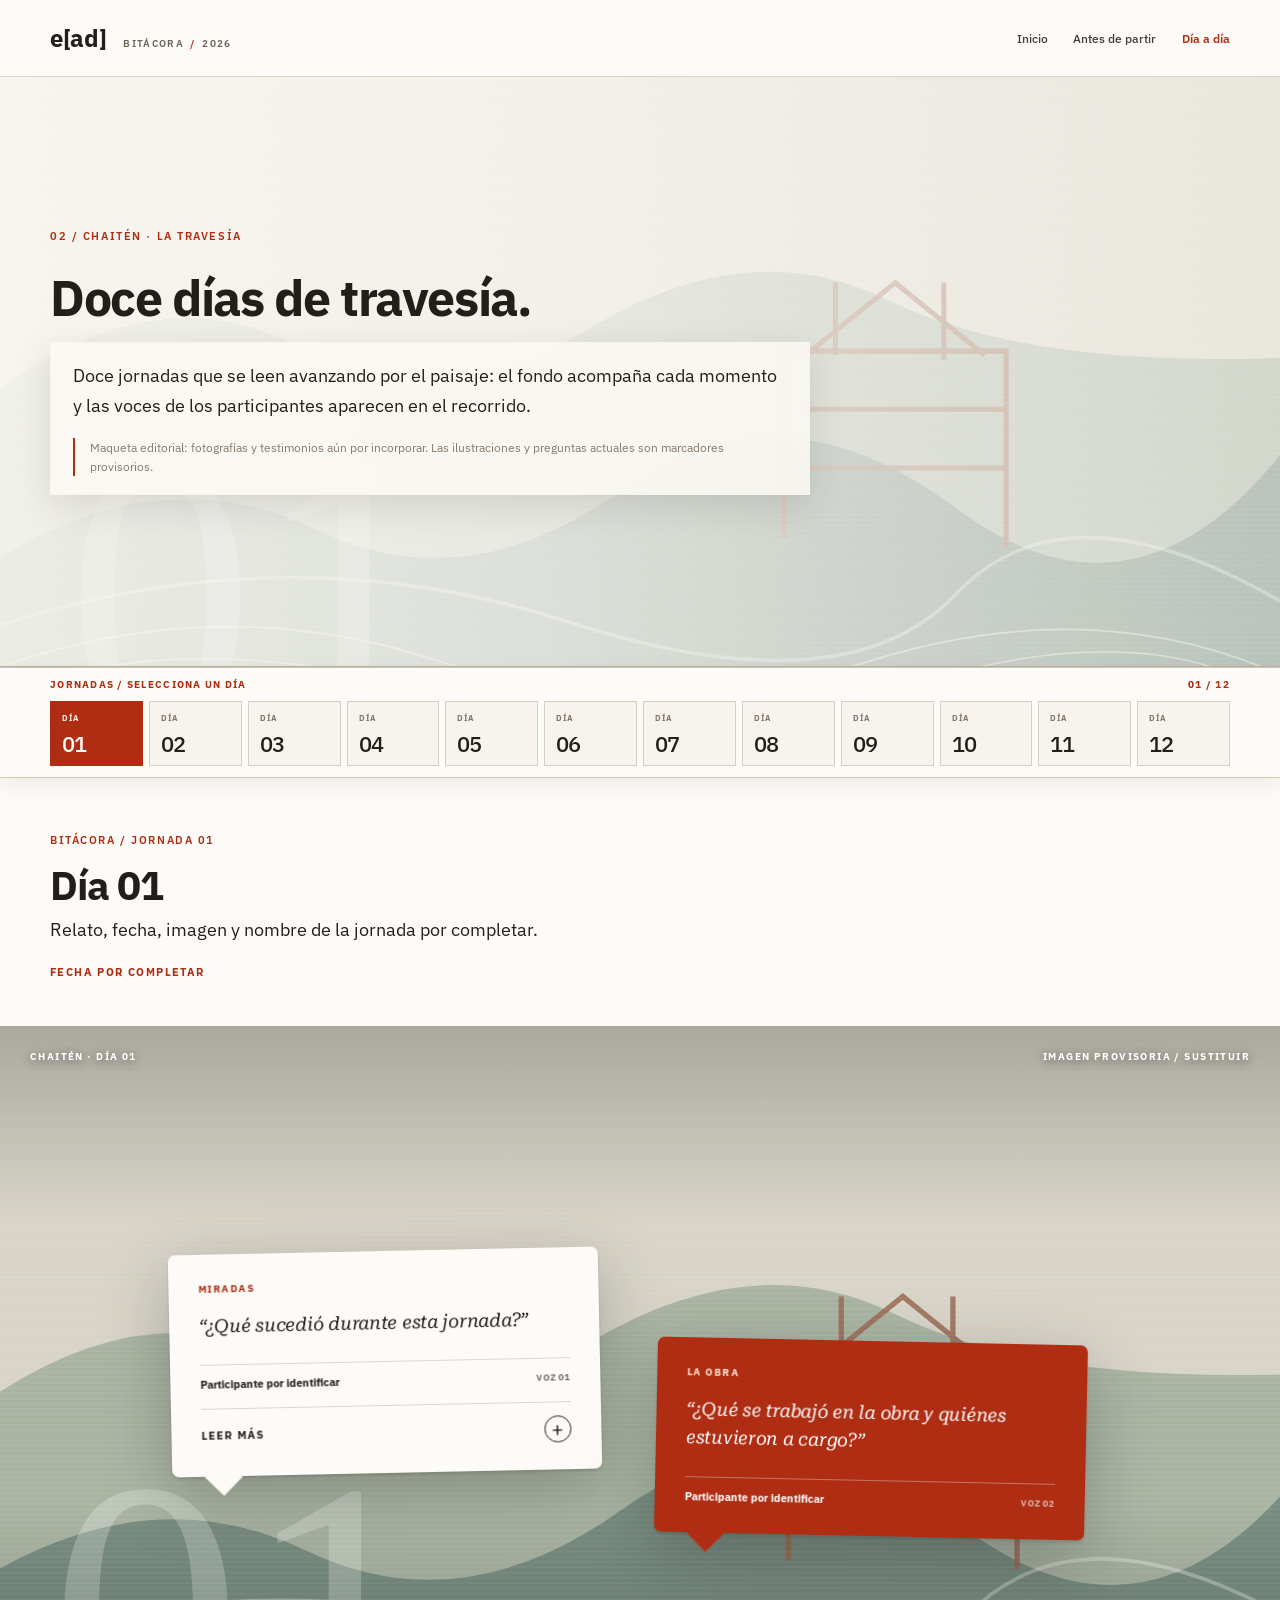
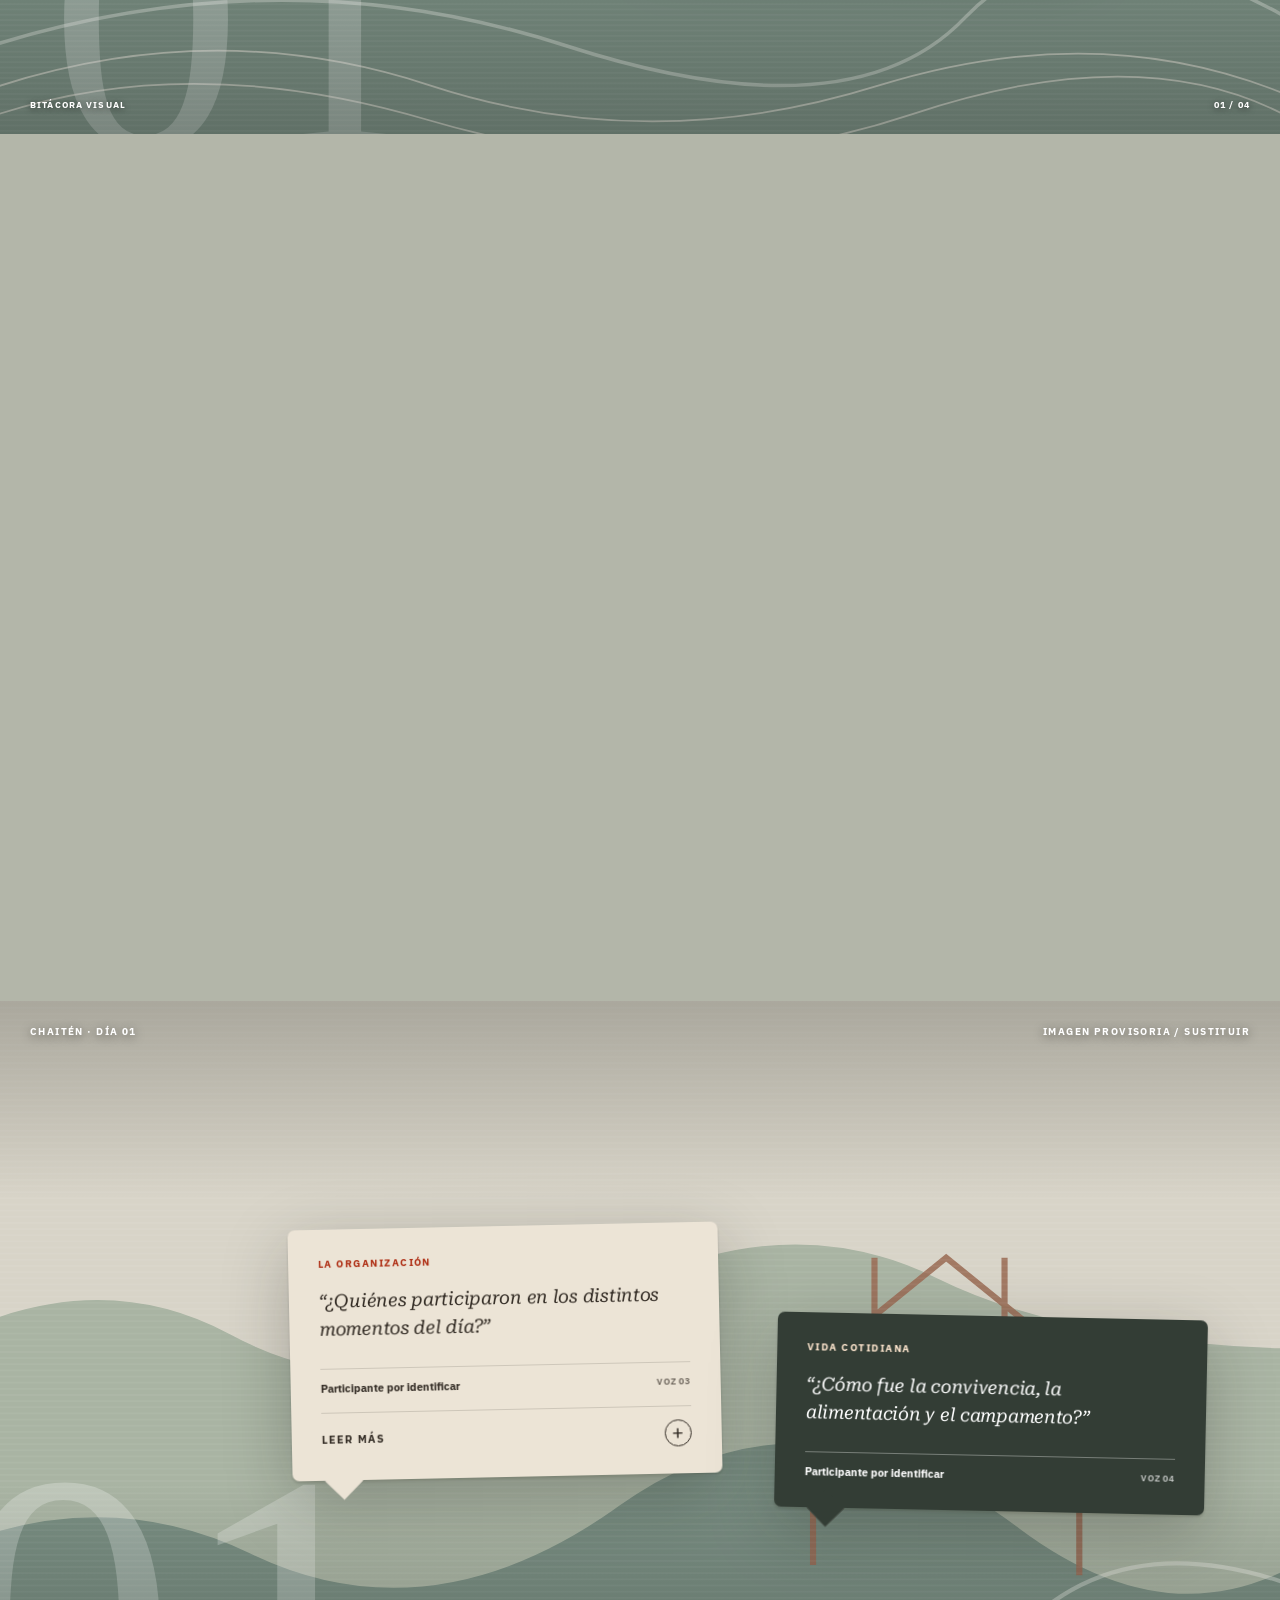
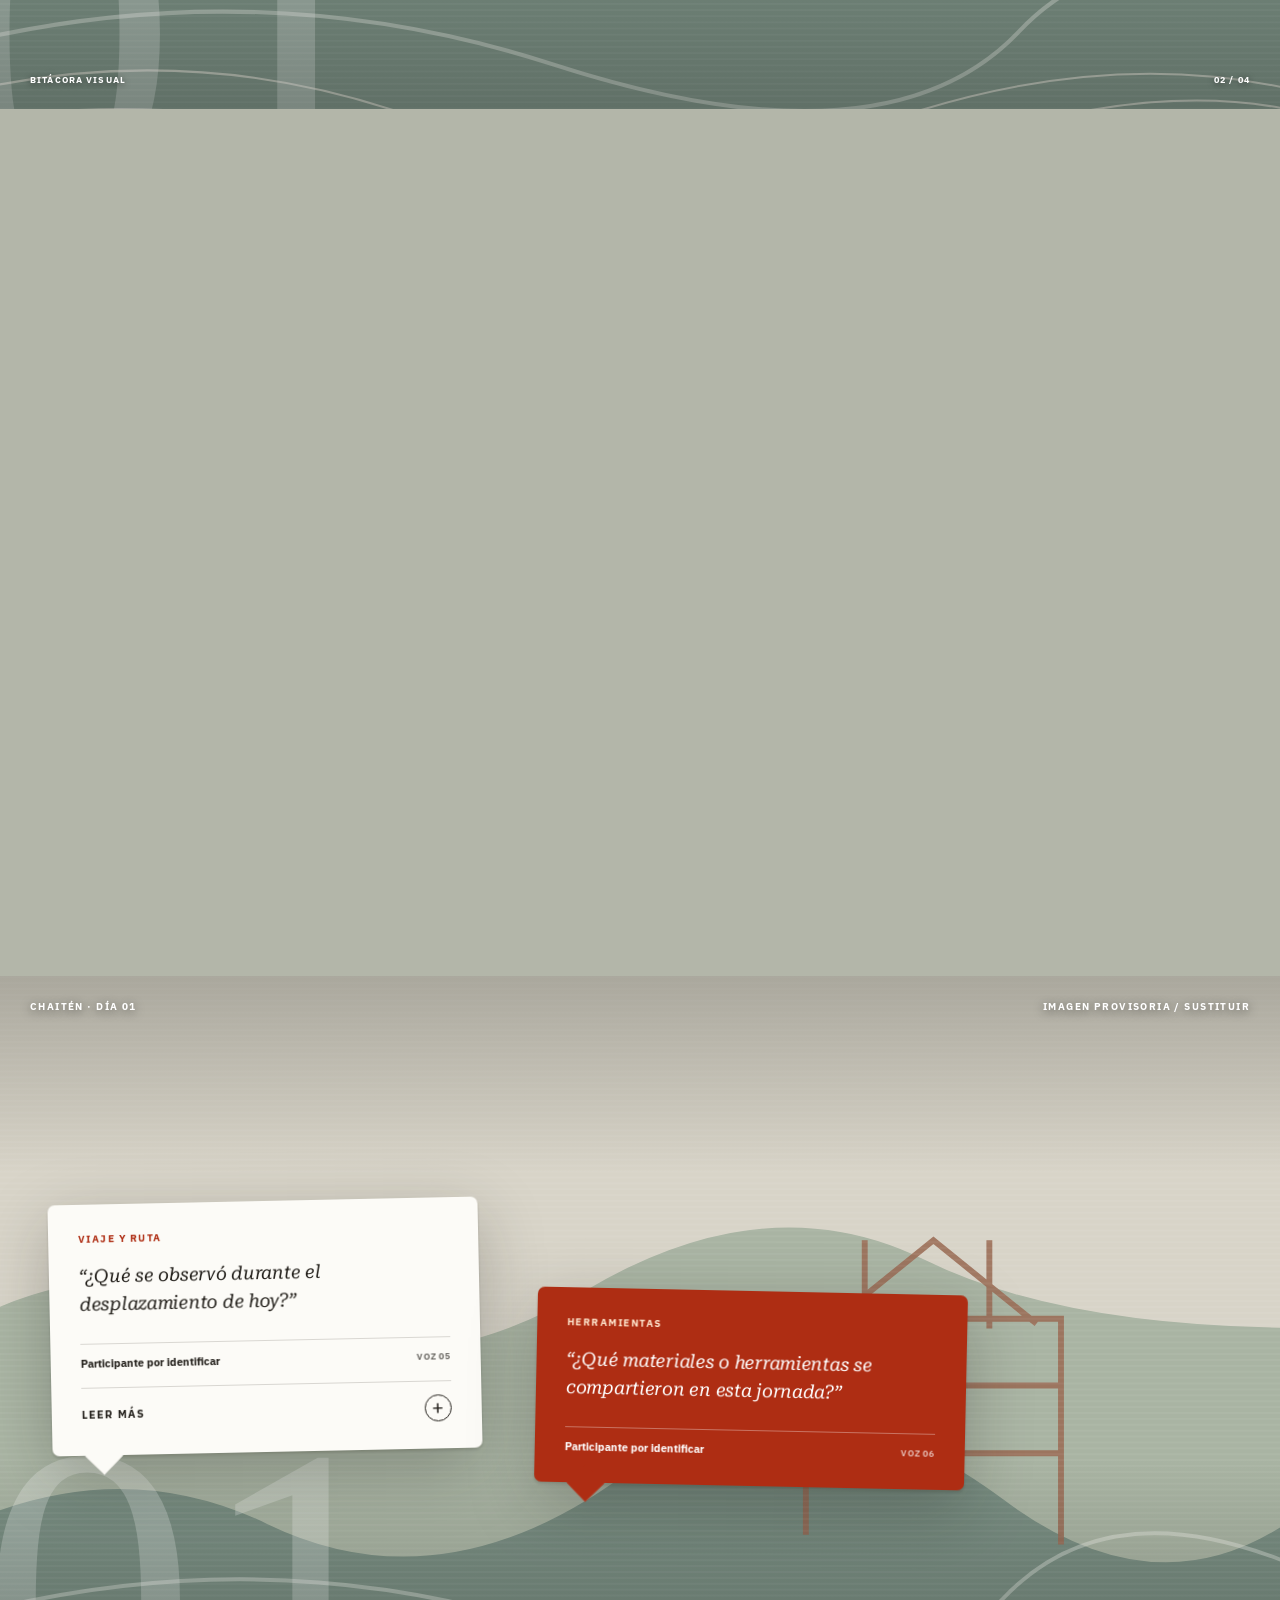
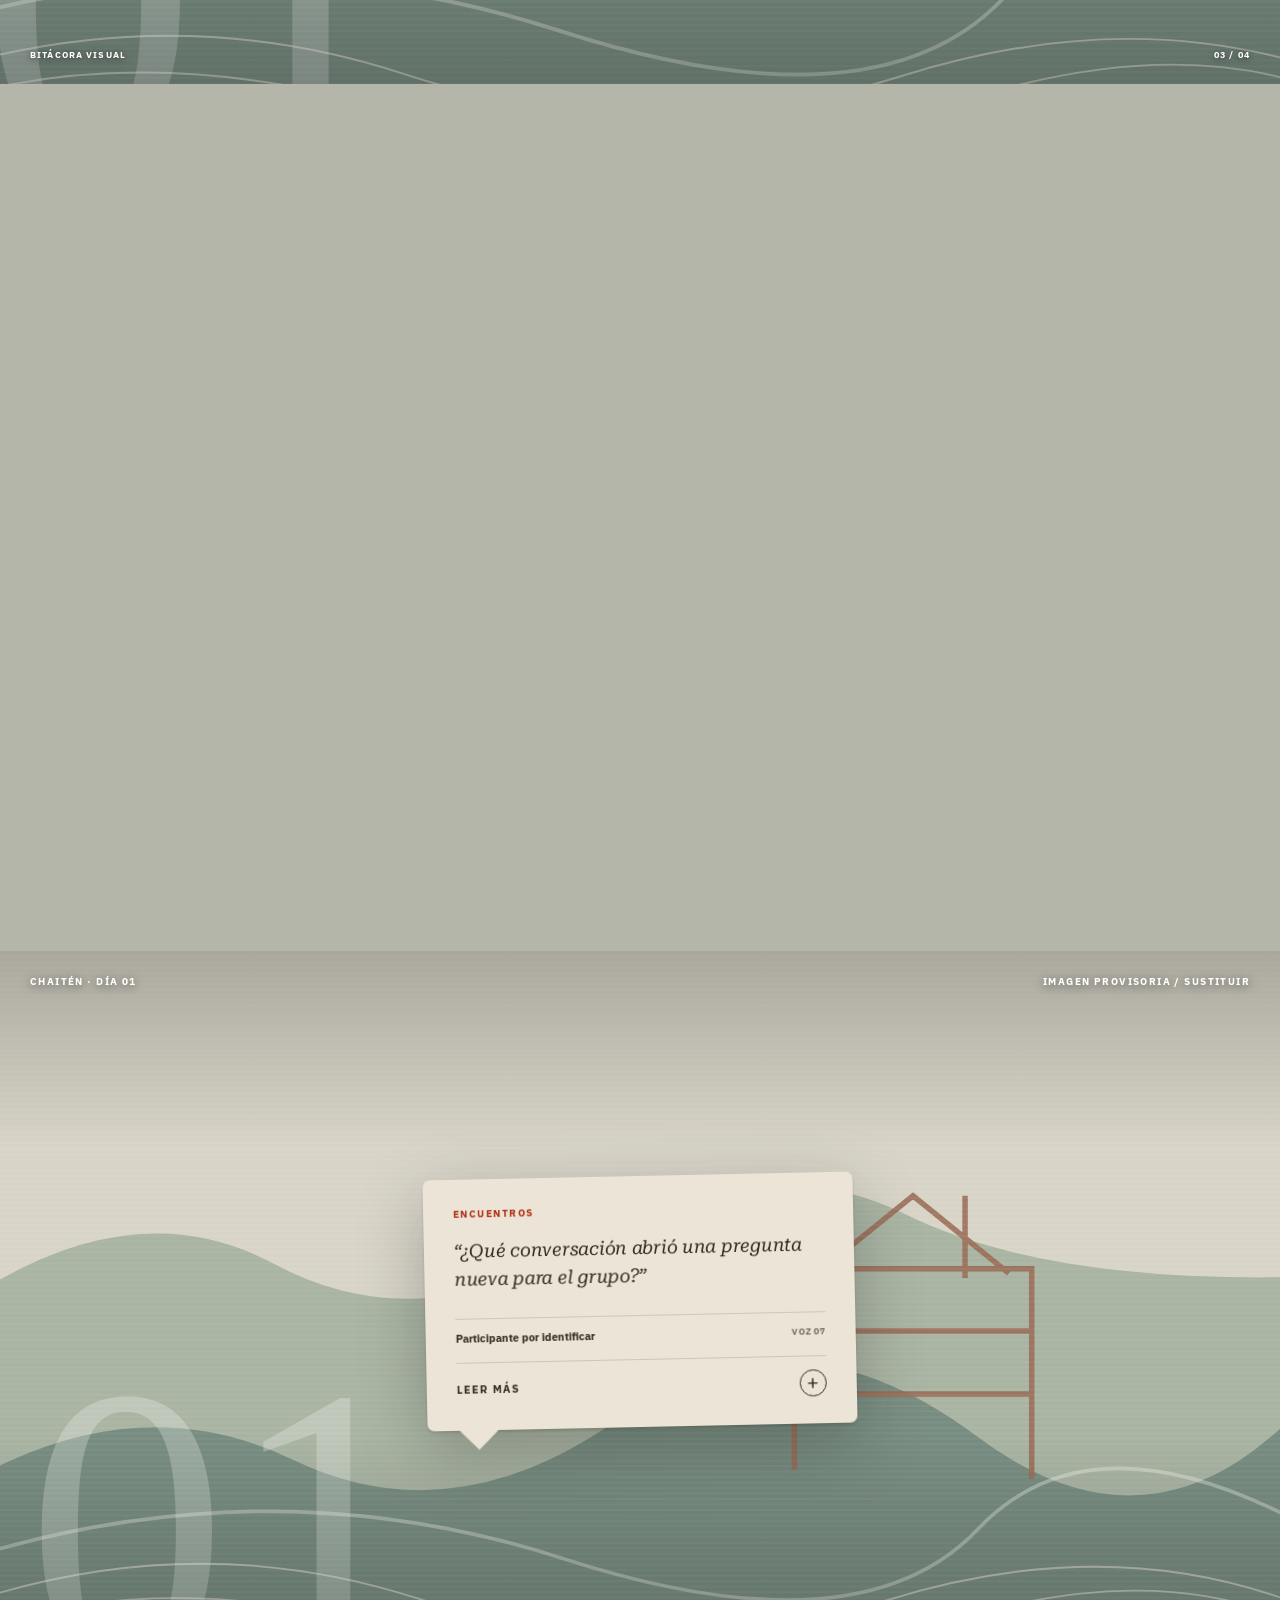
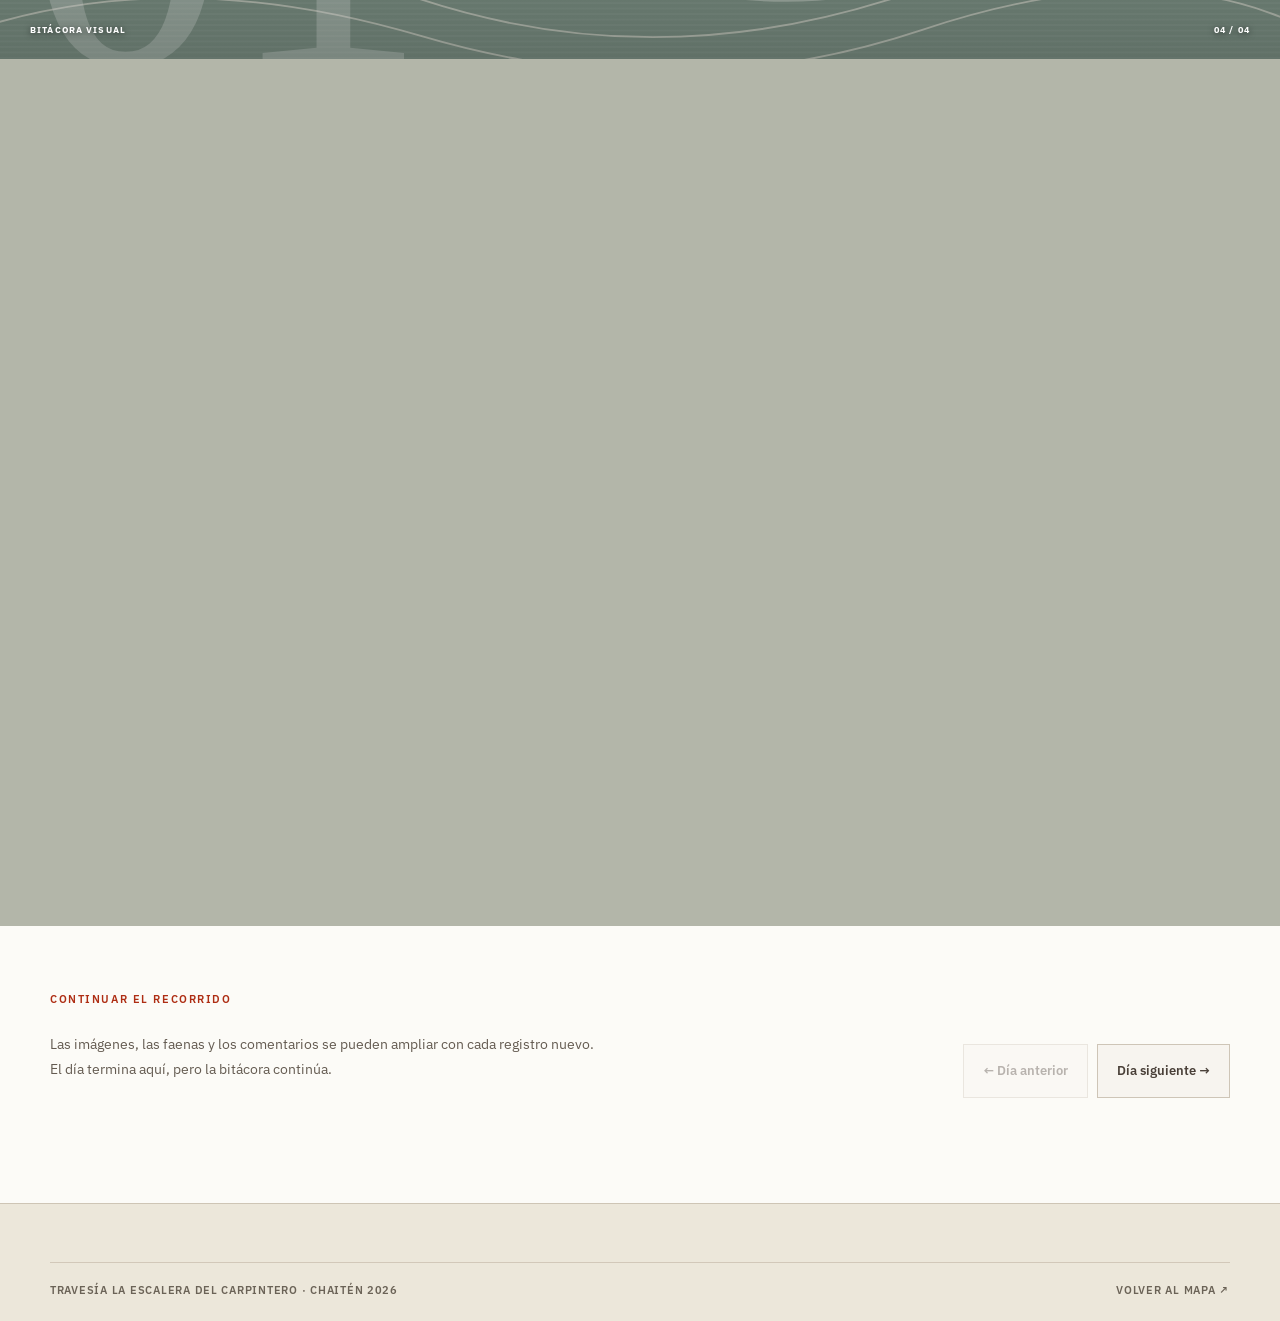
<file: travesia_chaiten_2026_codigo_limpio/diario.html>
<!DOCTYPE html>

<html lang="es-CL"><head>
<meta charset="utf-8"/><meta content="width=device-width,initial-scale=1" name="viewport"/><meta content="#fcfbf7" name="theme-color"/>
<meta content="Bitácora diaria: doce jornadas de Travesía La Escalera del Carpintero en Chaitén 2026, con fotografías y voces de participantes que se descubren al desplazarse." name="description"/>
<title>Los 12 días · La Escalera del Carpintero</title>
<link href="https://fonts.googleapis.com" rel="preconnect"/><link crossorigin="" href="https://fonts.gstatic.com" rel="preconnect"/>
<link href="https://fonts.googleapis.com/css2?family=IBM+Plex+Sans:wght@400;500;600;700&amp;family=Roboto+Serif:ital,wght@1,400&amp;display=swap" rel="stylesheet"/>

<link rel="stylesheet" href="estilos.css"/>
<script defer src="sitio.js"></script>
</head><body class="pagina-diario">
<a class="saltar" href="#contenido">Saltar al contenido</a>
<header class="cabecera"><div class="contenedor cabecera-interior"><a class="marca" href="index.html#inicio"><strong>e[ad]</strong><span>BITÁCORA <span class="marca-divisor">/</span> 2026</span></a><button aria-controls="nav-principal" aria-expanded="false" class="menu-toggle" id="menu-toggle" type="button"><span aria-hidden="true" class="menu-toggle-icono">☰</span><span>Menú</span></button><nav aria-label="Navegación principal" class="nav-principal" id="nav-principal"><a href="index.html#inicio">Inicio</a><a href="antes-de-partir.html">Antes de partir</a><a aria-current="page" class="nav-destacado" href="diario.html">Día a día</a></nav></div></header>
<main id="contenido">
<section aria-label="Introducción ilustrada al diario de los doce días" class="diario-portada-fotografica"><div class="contenedor diario-intro"><div><p class="eyebrow">02 / CHAITÉN · LA TRAVESÍA</p><h1>Doce días de travesía.</h1></div><div class="diario-intro-aside"><p>Doce jornadas que se leen avanzando por el paisaje: el fondo acompaña cada momento y las voces de los participantes aparecen en el recorrido.</p><p class="diario-intro-aviso">Maqueta editorial: fotografías y testimonios aún por incorporar. Las ilustraciones y preguntas actuales son marcadores provisorios.</p></div></div></section>
<div aria-label="Navegación de los 12 días, visible durante toda la lectura" class="diario-navegacion" id="navegacion-dias"><div class="contenedor diario-navegacion-interior"><div class="diario-navegacion-titulo"><span>JORNADAS / SELECCIONA UN DÍA</span><span id="contador-dias">01 / 12</span></div><div aria-label="Elegir jornada" class="diario-menu-dias" id="diario-menu-dias" role="group"></div></div></div>
<section aria-labelledby="jornada-titulo" class="diario-lectura" id="jornada"><div class="contenedor jornada-cabecera"><div><p class="eyebrow" id="jornada-etiqueta">JORNADA / 01</p><h2 id="jornada-titulo">Día 01</h2></div><div class="jornada-cabecera-lado"><p id="jornada-resumen">Relato por completar.</p><span id="fecha-dia">FECHA POR COMPLETAR</span></div></div>
<div aria-label="Recorrido visual con comentarios que aparecen al desplazarse" class="jornada-relato" id="jornada-relato"></div>
<div class="contenedor jornada-cierre"><div><p class="eyebrow">CONTINUAR EL RECORRIDO</p><p>Las imágenes, las faenas y los comentarios se pueden ampliar con cada registro nuevo. El día termina aquí, pero la bitácora continúa.</p></div><div class="jornada-controles"><button id="dia-atras" type="button">← Día anterior</button><button id="dia-adelante" type="button">Día siguiente →</button></div></div>
</section>
</main>
<footer class="pie"><div class="contenedor pie-inferior"><span>TRAVESÍA LA ESCALERA DEL CARPINTERO · CHAITÉN 2026</span><a href="index.html#mapa-travesia">VOLVER AL MAPA ↗</a></div></footer>
</body></html>
</file>
<file: estilos.css>
/* Orden: base, transiciones, cuaderno, diario, ajustes visuales. */

/* ===== STYLES ===== */
:root{--papel:#fcfbf7;--crema:#ece7da;--campo:#f4f2ed;--hundido:#efece2;--tinta:#221f1a;--tinta-suave:#6b6357;--filete:#ddd6c7;--carmin:#ae2d13;--carmin-oscuro:#962c08;--sans:"IBM Plex Sans","Segoe UI",sans-serif;--serif:"Roboto Serif",Georgia,serif;--ancho:1260px;--header:76px}
*,*::before,*::after{box-sizing:border-box}
html{scroll-behavior:smooth;scroll-padding-top:calc(var(--header) + 20px)}
body{margin:0;color:var(--tinta);background:var(--papel);font:400 16px/1.65 var(--sans);-webkit-font-smoothing:antialiased}
::selection{background:#e4b7a7;color:#27150d}
img,svg{display:block;max-width:100%}
img{width:100%;height:auto}
a{color:inherit;text-underline-offset:.25em}
a:hover{color:var(--carmin)}
button{font:inherit}
button,a{-webkit-tap-highlight-color:transparent}
button:focus-visible,a:focus-visible,summary:focus-visible{outline:2px solid var(--carmin);outline-offset:4px}
p{margin:0 0 1rem}
h1,h2,h3{margin:0;line-height:1.11}
h2{font-size:clamp(2.3rem,5vw,4.65rem);letter-spacing:-.045em;font-weight:500}
h2 em{color:var(--carmin);font:italic 400 1em/1.13 var(--serif);letter-spacing:-.06em}
h3{font-size:1.35rem;letter-spacing:-.025em}
ul,ol{list-style:none;margin:0;padding:0}
figure{margin:0}
[id]{scroll-margin-top:calc(var(--header) + 24px)}
.contenedor{width:min(var(--ancho),calc(100% - 100px));margin-inline:auto}
.saltar{position:fixed;top:-200px;left:14px;padding:10px 18px;background:white;z-index:200}
.saltar:focus{top:12px}
.eyebrow{font:600 .7rem/1.55 var(--sans);letter-spacing:.14em;text-transform:uppercase;color:var(--carmin);margin:0 0 24px}
.cabecera{position:sticky;top:0;z-index:100;min-height:var(--header);background:rgba(252,251,247,.97);border-bottom:1px solid var(--filete);backdrop-filter:blur(14px)}
.cabecera-interior{min-height:var(--header);display:flex;align-items:center;justify-content:space-between;gap:24px}
.marca{text-decoration:none;display:flex;align-items:center;gap:12px;min-width:0;color:var(--tinta)}
.marca-logo{width:48px;height:48px;object-fit:contain;flex:0 0 48px}
.marca-titulo{font:600 .95rem/1.2 var(--sans);letter-spacing:.015em;color:var(--tinta-suave)}
.nav-principal{display:flex;align-items:center;gap:clamp(12px,2vw,31px)}
.nav-principal a{text-decoration:none;font-size:.78rem;font-weight:500;white-space:nowrap;color:#403d37;transition:color .2s}
.nav-principal a:hover,.nav-principal a[aria-current="location"]{color:var(--carmin)}
.nav-principal .nav-destacado{color:var(--carmin);font-weight:600}
.menu-toggle{display:none;border:1px solid var(--filete);background:transparent;padding:7px 13px;cursor:pointer;color:var(--tinta);font-size:.8rem}
.menu-toggle-icono{margin-right:9px;font-size:1rem}
.portada{background:var(--campo);position:relative;min-height:calc(100svh - var(--header));display:flex;flex-direction:column;justify-content:space-between;overflow:hidden}
.portada .eyebrow{display:flex;align-items:center;gap:12px;margin-bottom:40px}
.portada h1{font-size:clamp(3.45rem,6vw,6.85rem);font-weight:500;letter-spacing:-.067em;line-height:.98;margin-bottom:34px}
.portada h1 em{font-family:var(--serif);font-weight:400;letter-spacing:-.082em;color:var(--carmin)}
.obra{background:var(--tinta);color:var(--papel)}
.obra .eyebrow{color:#e8ad9b}
.obra h2 em{color:#dd9279}
.personas{background:var(--crema)}
/* Pie común: identidad de la travesía y perfiles de los talleres. */
.pie{background:var(--crema);border-top:1px solid #cec5b5;padding-block:40px 28px}
.pie-inferior{display:grid;grid-template-columns:minmax(0,1fr) minmax(0,auto);align-items:center;gap:32px;border-top:1px solid #d2c8b9;padding-top:20px;color:var(--tinta-suave)}
.pie-informacion{display:flex;flex-direction:column;align-items:flex-start;gap:12px;text-align:left;min-width:0}
.pie-logo{width:150px;height:auto;justify-self:end}
.pie-identidad{font-size:.72rem;font-weight:600;letter-spacing:.07em;line-height:1.65}
.pie-talleres{display:flex;flex-direction:column;align-items:flex-start;gap:5px;text-align:left}
.pie-talleres a{font-size:.84rem;font-weight:500;line-height:1.45;text-decoration:underline;text-decoration-color:#a69c8e;text-underline-offset:.24em;transition:color .2s}
.pie-talleres a:hover,.pie-talleres a:focus-visible{color:var(--carmin);text-decoration-color:currentColor}
/* Reserva para los controles fijos del cuaderno, sin tapar sus enlaces. */
.pagina-antes .pie{padding-bottom:calc(96px + env(safe-area-inset-bottom, 0px))}
@keyframes entrar-dia{from{opacity:.4;transform:translateY(9px)}to{opacity:1;transform:translateY(0)}}
@media (max-width:1150px){
.contenedor{width:min(var(--ancho),calc(100% - 64px))}
.nav-principal{gap:14px}
.nav-principal a{font-size:.72rem}
.marca{gap:10px}
.marca-titulo{font-size:.9rem}
.portada h1{font-size:clamp(3.3rem,6vw,5.6rem)}
}
@media (max-width:880px){
:root{--header:65px}
.cabecera-interior{min-height:var(--header);gap:12px}
.marca-logo{width:40px;height:40px;flex-basis:40px}
.marca-titulo{font-size:.82rem}
.menu-toggle{display:block;flex-shrink:0}
.nav-principal{position:absolute;top:calc(100% + 1px);left:0;right:0;display:none;background:var(--papel);border-bottom:1px solid var(--filete);box-shadow:0 15px 25px #221f1a12;padding:15px 32px;flex-direction:column;align-items:stretch;gap:0}
.nav-principal.abierto{display:flex}
.nav-principal a{padding:12px 0;border-bottom:1px solid var(--filete);font-size:.92rem}
.nav-principal a:last-child{border-bottom:0}
.portada h1{font-size:clamp(3rem,7.2vw,5.5rem)}
}
@media (max-width:650px){
.contenedor{width:calc(100% - 36px)}
.eyebrow{font-size:.67rem;margin-bottom:15px}
.portada{min-height:auto}
.portada h1{font-size:clamp(3rem,12.6vw,5.2rem)}
.portada .eyebrow{margin-bottom:29px}
.obra h2{font-size:clamp(2.1rem,8vw,3.7rem)}
.pie{padding-block:30px 26px}
.pie-inferior{grid-template-columns:1fr;gap:24px;padding-top:16px}
.pie-logo{width:125px;justify-self:end}
.pie-identidad{font-size:.68rem}
.pie-talleres{align-items:flex-start;text-align:left;gap:10px}
.pie-talleres a{font-size:.86rem}
}
@media (max-width:390px){
.marca-titulo{font-size:.76rem}
.marca{gap:8px}
.menu-toggle{padding:7px 9px}
}
@media (prefers-reduced-motion:reduce){
html{scroll-behavior:auto}
*,*::before,*::after{animation:none!important;transition:none!important}
}
.mapa-travesia{background:#f2efe8;padding-block:clamp(86px,8vw,126px);border-bottom:1px solid var(--filete)}
.mapa-travesia-composicion{display:grid;grid-template-columns:minmax(0,1fr) minmax(0,.92fr);gap:26px;align-items:stretch}
/* Mapa ilustrado: conserva los archivos originales; botones SVG sobre el croquis */
.mapa-papel{position:relative;display:flex;align-items:center;justify-content:center;height:735px;min-height:620px;overflow:hidden;border:1px solid #d9d2c4;background:#fff}
.mapa-croquis{position:relative;flex:none;height:calc(100% - 28px);max-height:700px;aspect-ratio:1280 / 2048}
.mapa-croquis-imagen{display:block;width:100%;height:100%;object-fit:contain}
.mapa-boton-svg{position:absolute;z-index:2;display:block;width:clamp(175px,19vw,250px);height:auto;line-height:0;transform:translate(-91%,-50%);transition:filter .2s ease,scale .2s ease;cursor:pointer;border-radius:4px}
.mapa-boton-svg img{width:100%;height:auto;display:block}
.mapa-boton-svg:hover,.mapa-boton-svg:focus-visible{filter:brightness(.77);scale:1.04}
.mapa-boton-svg:focus-visible{outline:2px solid var(--carmin);outline-offset:5px}
/* El centro del punto coincide con el borde costero occidental del croquis. */
.mapa-boton-vina{top:42%;left:45.3%}
.mapa-boton-chaiten{top:63.6%;left:44%;width:clamp(170px,17vw,225px);transform:translate(-10%,-50%)}
.mapa-lecturas{display:grid;grid-template-rows:1fr 1fr auto;gap:15px}
.mapa-lectura{position:relative;display:flex;flex-direction:column;align-items:start;padding:32px 36px;background:var(--papel);text-decoration:none;border:1px solid var(--filete);transition:background .2s}
.mapa-lectura:hover{background:#f9f3ed;color:var(--tinta)}
.mapa-lectura-num{font-size:.72rem;font-weight:600;letter-spacing:.12em;color:var(--carmin)}
.mapa-lectura h3{font-weight:500;font-size:clamp(2rem,3.2vw,3.2rem);letter-spacing:-.05em;line-height:1.05;margin:20px 0 14px}
.mapa-lectura h3 em{font-family:var(--serif);font-weight:400;color:var(--carmin)}
.mapa-lectura>p{font-size:.87rem;line-height:1.65;max-width:370px;color:var(--tinta-suave);margin-bottom:14px}
.mapa-lectura-flecha{position:absolute;right:32px;top:26px;font-size:1.7rem;color:var(--carmin)}
@media (max-width:1060px){
.mapa-travesia-composicion{grid-template-columns:1fr 1fr}
}
@media (max-width:880px){
.mapa-travesia-composicion{grid-template-columns:1fr}
.mapa-papel{height:650px}
.mapa-lecturas{grid-template-columns:1fr 1fr;grid-template-rows:auto auto}
.mapa-lectura{min-height:310px;padding:28px}
}
@media (max-width:650px){
.mapa-travesia{padding-block:70px}
.mapa-papel{height:595px;min-height:0}
.mapa-lecturas{grid-template-columns:1fr}
.mapa-lectura{min-height:270px}
.mapa-lectura h3{font-size:2.45rem}
}

@media (max-width:650px){
.mapa-croquis{height:calc(100% - 22px);max-height:575px;translate:11px 0}
.mapa-boton-svg{width:174px}
.mapa-boton-chaiten{width:170px}
}
.pagina-home{scroll-snap-type:y proximity}
.pagina-home .portada,.pagina-home .mapa-travesia{scroll-snap-align:start;scroll-margin-top:var(--header)}

/* ===== TRANSICION-PAGINAS ===== */
@keyframes pagina-fundido-entrada{from{opacity:0}to{opacity:1}}
body{opacity:1;animation:pagina-fundido-entrada .38s ease-out both;transition:opacity .38s ease-in-out}
body.saliendo-de-pagina{animation:none;opacity:0;pointer-events:none}
@media (prefers-reduced-motion:reduce){
body{animation:none!important;transition:none!important}
}

/* ===== ANTES ===== */
.pagina-antes{background:#f5f1e9}
.seccion-libro{padding-bottom:90px}
.libro-encima{display:flex;justify-content:space-between;gap:20px;margin-bottom:15px}
.libro-encima>div{display:flex;gap:20px;flex-wrap:wrap}
.libro-encima span{font-size:.65rem;letter-spacing:.12em;font-weight:600;color:#84786b}
.libro-encima .libro-rubrica{color:var(--carmin)}
.libro-marco{height:620px;position:relative;isolation:isolate;perspective:2400px;filter:drop-shadow(12px 21px 18px #453a291d);background:#e2d9c9;border:1px solid #c9bca9}
.libro-marco::before,.libro-marco::after{content:"";position:absolute;inset:4px -4px -4px 4px;background:#e5ded0;border:1px solid #d2c8b9;z-index:-2}
.libro-marco::after{inset:8px -8px -8px 8px;z-index:-3;background:#d8cebd}
.libro-lomo{position:absolute;top:0;bottom:0;width:28px;left:calc(50% - 14px);z-index:7;pointer-events:none;background:linear-gradient(90deg,transparent,#3a2f2012 25%,#3126192b 49%,#fff6e655 62%,transparent)}
.libro-hoja{display:grid;grid-template-columns:1fr 1fr;position:absolute;inset:0}
.libro-hoja[hidden]{display:none}
.libro-pagina{display:flex;flex-direction:column;min-width:0;min-height:0;overflow:hidden;position:relative;padding:34px clamp(24px,4vw,59px) 27px;background:#fcfaf4}
.pagina-izquierda{border-right:1px solid #d4ccbc;background:linear-gradient(90deg,#f5f0e7 0%,#fcfaf4 95%,#e8e0d3 100%)}
.pagina-derecha{background:linear-gradient(90deg,#ece5d7 0%,#fcfaf4 5%,#fcfaf4 100%)}
.pagina-superior,.pagina-pie{display:flex;justify-content:space-between;gap:12px;font-size:.62rem;letter-spacing:.1em;font-weight:700;color:var(--carmin);line-height:1.4}
.pagina-superior span,.pagina-pie span:last-child{color:#918577}
.libro-apertura{justify-content:space-between}
.libro-apertura h2,.libro-final h2{font-size:clamp(2.3rem,3.7vw,4.2rem);line-height:1.03;letter-spacing:-.055em;margin-bottom:24px}
.libro-apertura h2 em,.libro-final h2 em{color:var(--carmin)}
.libro-apertura p,.libro-final p{font-size:.85rem;max-width:370px;color:#5f574f;line-height:1.7}
.capitulo-texto{margin-top:auto;padding-bottom:22px}
.capitulo-texto h3{font-size:clamp(2.4rem,4vw,4.35rem);font-weight:500;line-height:1.08;letter-spacing:-.057em;margin-bottom:24px}
.capitulo-texto h3 em{font-family:var(--serif);font-weight:400;color:var(--carmin)}
.dibujo-lugar{width:min(100%,440px);margin:auto}
.libro-cita{font:italic clamp(1.05rem,2vw,1.7rem)/1.45 var(--serif);max-width:400px;color:#9b4b32;margin-bottom:35px}
.libro-lista-grafica{margin:auto 0 55px}
.libro-lista-grafica span{display:flex;align-items:center;gap:22px;border-bottom:1px solid #d4c6b6;padding:16px 0;color:var(--carmin);font-size:.85rem}
.libro-lista-grafica span b{font-size:.89rem;color:#464037;font-weight:500;letter-spacing:.04em}
.libro-lista-grafica span i{font:italic 2rem var(--serif);margin-left:auto}
.libro-croquis{margin:auto -4%;padding:16px;background:#e2ddd1}
.libro-croquis img{height:auto;max-height:430px;object-fit:contain}
.libro-final{justify-content:space-between}
.pagina-talleres{gap:14px}
.libro-volteo{position:absolute;z-index:6;top:0;bottom:0;left:50%;width:50%;transform-style:preserve-3d;transform-origin:left center;pointer-events:none}
.libro-volteo .cara{position:absolute;inset:0;backface-visibility:hidden;overflow:hidden}
.libro-volteo .cara-back{transform:rotateY(180deg)}
.libro-volteo .cara .libro-pagina{height:100%;width:100%}
.libro-volteo.siguiente{animation:voltear-siguiente .86s cubic-bezier(.35,.04,.24,.99) forwards}
.libro-volteo.anterior{animation:voltear-anterior .86s cubic-bezier(.35,.04,.24,.99) forwards}
@keyframes voltear-siguiente{from{transform:rotateY(0)}to{transform:rotateY(-180deg)}}
@keyframes voltear-anterior{from{transform:rotateY(-180deg)}to{transform:rotateY(0)}}
@media (max-width:950px){
.libro-marco{height:620px}
.libro-pagina{padding:25px 24px 22px}
.capitulo-texto h3{font-size:2.7rem}
.libro-apertura h2,.libro-final h2{font-size:2.7rem}
}
@media (max-width:650px){
.libro-encima{display:block}
.libro-marco{height:690px}
.libro-hoja{display:block}
.libro-hoja .pagina-izquierda{display:none}
.libro-hoja .pagina-derecha{width:100%;height:100%;border:0}
.libro-hoja:first-of-type .pagina-izquierda{display:none}
.libro-pagina{padding:25px 25px 24px}
.capitulo-texto h3{font-size:clamp(2.65rem,10vw,4.1rem)}
.libro-marco::after,.libro-marco::before{inset:4px -4px -4px 4px}
.libro-lomo{left:0;width:16px}
.libro-volteo{left:0;width:100%}
.libro-volteo .cara .pagina-izquierda{display:flex}
.pagina-talleres{padding:20px}
.libro-final h2{font-size:2.5rem}
}
@media (prefers-reduced-motion:reduce){
.libro-volteo.siguiente,.libro-volteo.anterior{animation:none}
}
.pagina-antes .seccion-libro{padding-bottom:clamp(150px,14vw,205px)}
@media (max-width:650px){
.pagina-antes .seccion-libro{padding-bottom:145px}
}

/* ===== DIARIO ===== */
.pagina-diario{--diario-barra:116px;background:var(--papel)}
.diario-intro{padding-top:clamp(65px,7vw,116px);padding-bottom:55px;display:grid;grid-template-columns:1.2fr .65fr;gap:70px;align-items:end}
.diario-intro h1{font-size:clamp(3.5rem,7.1vw,7.4rem);letter-spacing:-.07em;line-height:.98;font-weight:500}
.diario-intro h1 em{font:italic 400 1em var(--serif);color:var(--carmin)}
.diario-intro-aside{justify-self:end;max-width:420px}
.diario-intro-aside>p:first-child{color:#4e4840;font-size:1rem;line-height:1.74}
.diario-intro-aviso{border-left:2px solid var(--carmin);padding-left:15px;margin-top:18px;color:#857a6d;font-size:.73rem;line-height:1.65}
.diario-navegacion{position:sticky;top:var(--header);z-index:90;background:#fcfbf7f2;backdrop-filter:blur(18px);border-block:1px solid #cfc5b7;box-shadow:0 7px 20px #29221912}
.diario-navegacion-interior{padding-block:9px 11px}
.diario-navegacion-titulo{display:flex;align-items:center;justify-content:space-between;gap:15px;margin-bottom:8px;font-size:.61rem;letter-spacing:.13em;font-weight:700;color:var(--carmin)}
.diario-menu-dias{display:grid;grid-template-columns:repeat(12,minmax(0,1fr));gap:6px}
.diario-menu-dias button{border:1px solid #d6cec2;min-width:0;height:65px;display:flex;flex-direction:column;justify-content:space-between;align-items:flex-start;padding:9px 11px;background:#f7f4ed;cursor:pointer;transition:background .2s,color .2s,border-color .2s;color:var(--tinta)}
.diario-menu-dias button:hover{border-color:var(--carmin)}
.diario-menu-dias button span{font-size:.53rem;font-weight:700;letter-spacing:.12em;color:#81756a}
.diario-menu-dias button strong{font-size:1.36rem;font-weight:500;letter-spacing:-.04em;line-height:1}
.diario-menu-dias button[aria-pressed="true"]{background:var(--carmin);border-color:var(--carmin);color:white}
.diario-menu-dias button[aria-pressed="true"] span{color:#fff3eb}
.jornada-cabecera{padding-block:55px 40px;display:grid;grid-template-columns:1fr .65fr;gap:30px;align-items:end}
.jornada-cabecera .eyebrow{margin-bottom:13px}
.jornada-cabecera h2{font-size:clamp(3.9rem,7vw,7rem);letter-spacing:-.065em}
.jornada-cabecera-lado{max-width:400px;justify-self:end}
.jornada-cabecera-lado p{color:#665d54;font-size:.93rem;line-height:1.7}
.jornada-cabecera-lado>span{font-size:.67rem;color:var(--carmin);font-weight:700;letter-spacing:.13em}
.jornada-relato{width:100%}
.escena-diario{--ventana-foto:max(160px,calc(100svh - var(--header) - var(--diario-barra)));--duracion-foto:max(175svh,var(--recorrido-foto,0px));position:relative;min-height:var(--duracion-foto);isolation:isolate;background:#333d35}
.escena-fondo{height:var(--ventana-foto);position:sticky;top:calc(var(--header) + var(--diario-barra));overflow:hidden;z-index:0;background:#333d35}
/* Sin zoom ni recorte horizontal: el desplazamiento se calcula según la altura real. */
.escena-fondo img{position:absolute;top:0;left:0;width:100%;height:auto;max-width:none;transform:translate3d(0,var(--foto-y,0px),0)}
@media (prefers-reduced-motion:reduce){.escena-fondo img{height:100%;object-fit:contain;transform:none}}
.escena-fondo::after{content:"";position:absolute;inset:0;background:linear-gradient(180deg,#20221b40,transparent 28%,transparent 68%,#191a1840);pointer-events:none}
.escena-rotulo{position:absolute;top:23px;left:max(30px,calc((100vw - 1260px)/2));right:max(30px,calc((100vw - 1260px)/2));display:flex;justify-content:space-between;gap:30px;color:white;font-size:.63rem;letter-spacing:.14em;text-transform:uppercase;font-weight:700;text-shadow:0 2px 10px #0008;z-index:2}
.escena-contadores{position:absolute;bottom:22px;left:max(30px,calc((100vw - 1260px)/2));right:max(30px,calc((100vw - 1260px)/2));font-size:.59rem;font-weight:700;letter-spacing:.12em;color:#fff;text-shadow:0 1px 6px #0009;z-index:2;display:flex;justify-content:space-between}
.escena-contenido{position:relative;z-index:2;min-height:var(--duracion-foto);margin-top:calc(-1 * var(--ventana-foto));padding-top:calc(var(--ventana-foto) + 4svh);padding-bottom:35svh;display:flex;flex-direction:column;justify-content:space-between;gap:35svh;pointer-events:none}
.escena-contenido .voz-burbuja{pointer-events:auto}
.voz-burbuja{width:min(430px,85%);border-radius:7px;background:var(--papel);padding:27px 30px;position:relative;box-shadow:0 20px 66px #15171344,0 2px 3px #1e211227;transform:translateY(80px) rotate(-2deg) scale(.95);opacity:0;filter:blur(5px);transition:opacity .8s cubic-bezier(.2,.7,.4,1),transform .9s cubic-bezier(.16,1,.3,1),filter .8s;will-change:transform,opacity,filter}
.voz-burbuja.es-visible{opacity:1;transform:translateY(0) rotate(-1.3deg) scale(1);filter:blur(0)}
.voz-burbuja::after{content:"";position:absolute;bottom:-14px;left:38px;width:27px;height:27px;transform:rotate(45deg);background:inherit;border-right:1px solid #ada89f22;border-bottom:1px solid #ada89f22}
.voz-burbuja[data-lado="derecha"]{align-self:flex-end;transform:translateY(90px) rotate(2.2deg) scale(.94)}
.voz-burbuja[data-lado="derecha"].es-visible{transform:translateY(0) rotate(1.3deg) scale(1)}
.voz-burbuja[data-lado="derecha"]::after{left:auto;right:45px}
.voz-burbuja[data-lado="centro"]{align-self:center;transform:translateY(90px) rotate(-1deg) scale(.94)}
.voz-burbuja[data-lado="centro"].es-visible{transform:translateY(0) rotate(.6deg) scale(1)}
.voz-burbuja[data-lado="izquierda"]{align-self:flex-start}
.voz-burbuja.roja{background:#ae2d13;color:#fff}
.voz-burbuja.oscura{background:#333d35;color:#fff}
.voz-burbuja.crema{background:#ece4d6;color:#322b24}
.voz-categoria{font-size:.61rem;color:var(--carmin);font-weight:700;letter-spacing:.15em;margin:0 0 15px}
.roja .voz-categoria,.oscura .voz-categoria{color:#ffe7cf}
.voz-burbuja blockquote{font:italic 400 clamp(1rem,1.45vw,1.4rem)/1.55 var(--serif);margin:0 0 24px;letter-spacing:-.015em}
.voz-autor{display:flex;justify-content:space-between;gap:12px;border-top:1px solid #807b7148;padding-top:12px;font-size:.7rem;font-weight:600;line-height:1.4}
.voz-autor span{opacity:.73;font-size:.59rem;letter-spacing:.09em;text-transform:uppercase}
.roja .voz-autor,.oscura .voz-autor{border-color:#fff5}
.escena-sin-voces{background:#fcfbf7d9;color:#5b5349;padding:18px 22px;max-width:365px;align-self:center;font-size:.8rem}
.jornada-cierre{display:flex;align-items:end;justify-content:space-between;gap:50px;padding-block:65px 105px}
.jornada-cierre>div:first-child{max-width:550px}
.jornada-cierre p:not(.eyebrow){color:#645b51;font-size:.88rem;line-height:1.75}
.jornada-controles{display:flex;gap:9px;flex-wrap:wrap}
.jornada-controles button{padding:15px 19px;background:#f7f4ef;color:#4a4039;border:1px solid #cec5b7;font-size:.83rem;font-weight:600;cursor:pointer}
.jornada-controles button:hover:not(:disabled){border-color:var(--carmin);color:var(--carmin)}
.jornada-controles button:disabled{opacity:.38;cursor:default}
@media (max-width:950px){
.diario-intro{gap:30px}
.diario-menu-dias button{height:60px;padding:8px 6px}
.diario-menu-dias button strong{font-size:1.12rem}
.escena-rotulo,.escena-contadores{left:30px;right:30px}
.jornada-cabecera{grid-template-columns:1fr .85fr}
}
@media (max-width:680px){
.pagina-diario{--diario-barra:100px}
.diario-intro{grid-template-columns:1fr;gap:20px;padding-block:54px 33px}
.diario-intro h1{font-size:clamp(3.7rem,12vw,5.2rem)}
.diario-intro-aside{max-width:100%;justify-self:start}
.diario-navegacion-interior{width:100%;padding:9px 18px 11px}
.diario-navegacion-titulo{padding-inline:2px}
.diario-menu-dias{display:flex;gap:5px;overflow-x:auto;overscroll-behavior-inline:contain;scrollbar-width:thin;padding-bottom:4px}
.diario-menu-dias button{min-width:57px;flex:0 0 57px;height:57px;padding:7px 8px}
.diario-menu-dias button strong{font-size:1.15rem}
.jornada-cabecera{grid-template-columns:1fr;gap:12px;padding-block:37px 29px}
.jornada-cabecera h2{font-size:4.1rem}
.jornada-cabecera-lado{justify-self:start}
.jornada-cabecera-lado p{font-size:.82rem}
.escena-diario{--duracion-foto:max(168svh,var(--recorrido-foto,0px))}
.escena-contenido{min-height:var(--duracion-foto);margin-top:calc(-1 * var(--ventana-foto));padding-top:calc(var(--ventana-foto) + 4svh);padding-bottom:30svh;gap:37svh;width:calc(100% - 36px)}
.escena-rotulo,.escena-contadores{left:18px;right:18px;font-size:.52rem}
.escena-rotulo span:last-child{max-width:145px;text-align:right}
.voz-burbuja{width:min(320px,92%);padding:21px 22px}
.voz-burbuja blockquote{font-size:1rem;margin-bottom:19px}
.voz-categoria{font-size:.57rem}
.jornada-cierre{flex-direction:column;align-items:stretch;gap:18px;padding-block:50px 72px}
.jornada-controles{justify-content:space-between}
.jornada-controles button{padding:12px 13px;font-size:.75rem}
}
@media (prefers-reduced-motion:reduce){
.voz-burbuja{transition:none;filter:none}
.voz-burbuja:not(.es-visible){opacity:1;transform:none}
}
.escena-contenido{gap:37svh;justify-content:space-between;padding-top:calc(var(--ventana-foto) + 4svh);padding-bottom:30svh}
.voz-grupo{display:grid;grid-template-columns:repeat(2,minmax(0,1fr));align-items:start;gap:clamp(12px,2.5vw,36px);width:min(100%,940px);pointer-events:none}
.voz-grupo[data-lado="derecha"]{align-self:flex-end}
.voz-grupo[data-lado="izquierda"]{align-self:flex-start}
.voz-grupo[data-lado="centro"]{align-self:center}
.voz-grupo[data-cantidad="1"]{grid-template-columns:minmax(0,430px);width:min(100%,430px)}
.voz-grupo .voz-burbuja{width:100%;max-width:430px;margin:0;align-self:start;transform:translateY(90px) rotate(-2deg) scale(.96);transition-delay:var(--retardo,0ms)}
.voz-grupo .voz-burbuja:nth-child(2){margin-top:clamp(20px,7vw,110px);transform:translateY(100px) rotate(2.5deg) scale(.96)}
.voz-grupo .voz-burbuja.es-visible{transform:translateY(0) rotate(-1.2deg) scale(1)}
.voz-grupo .voz-burbuja:nth-child(2).es-visible{transform:translateY(0) rotate(1.2deg) scale(1)}
.voz-grupo .voz-burbuja.esta-abierta{z-index:2}
.voz-grupo[data-cantidad="1"][data-lado="derecha"]{margin-left:auto}
.voz-grupo[data-cantidad="1"][data-lado="izquierda"]{margin-right:auto}
.voz-desplegar{width:100%;margin-top:15px;padding:13px 0 0;border:0;border-top:1px solid #807b714a;background:transparent;color:inherit;display:flex;align-items:center;justify-content:space-between;gap:12px;cursor:pointer;font:.7rem/1.35 var(--sans);font-weight:700;letter-spacing:.1em;text-transform:uppercase;text-align:left}
.voz-desplegar:hover .voz-boton-texto{text-decoration:underline;text-underline-offset:4px}
.voz-desplegar:focus-visible{outline:2px solid var(--carmin);outline-offset:3px}
.voz-boton-simbolo{display:grid;place-items:center;border:1px solid currentColor;border-radius:50%;width:27px;height:27px;flex-shrink:0;font:400 1.25rem/1 var(--sans)}
.voz-detalle{border-top:1px solid #807b714a;margin-top:16px;padding-top:17px;animation:detalle-aparecer .28s ease-out}
.voz-detalle[hidden]{display:none!important}
.voz-detalle-titulo{display:block;margin-bottom:12px;font-size:.57rem;font-weight:700;letter-spacing:.14em;opacity:.82}
.voz-detalle p{font:400 .86rem/1.7 var(--sans);margin:0 0 12px}
.voz-detalle figure{margin:14px 0 0}
.voz-detalle img{width:100%;max-height:270px;object-fit:cover}
.voz-detalle figcaption{font-size:.65rem;opacity:.8;margin-top:6px}
@keyframes detalle-aparecer{from{opacity:0;transform:translateY(-7px)}to{opacity:1;transform:translateY(0)}}
@media (max-width:800px){
.voz-grupo{width:100%;gap:13px}
.voz-grupo .voz-burbuja{padding:19px 18px}
.voz-grupo .voz-burbuja blockquote{font-size:.98rem}
}
@media (max-width:600px){
.escena-contenido{gap:26svh;padding-top:calc(var(--ventana-foto) + 4svh);padding-bottom:25svh}
.voz-grupo{grid-template-columns:1fr;width:min(100%,370px);gap:13px}
.voz-grupo .voz-burbuja{max-width:100%;margin:0!important;padding:20px 22px}
.voz-grupo .voz-burbuja:nth-child(2){margin-left:clamp(10px,3vw,18px)!important;width:calc(100% - 12px)}
.voz-grupo[data-cantidad="1"]{grid-template-columns:1fr;width:min(100%,350px)}
.voz-grupo[data-lado="centro"]{align-self:center}
.voz-grupo[data-lado="derecha"]{align-self:flex-end}
.voz-burbuja blockquote{margin-bottom:14px}
.voz-desplegar{font-size:.65rem;padding-top:11px;margin-top:10px}
}
@media (prefers-reduced-motion:reduce){
.voz-detalle{animation:none}
.voz-grupo .voz-burbuja{transition:none}
}

/* ===== AJUSTES-V5 ===== */
.pagina-home .cabecera{position:fixed;inset:0 0 auto;z-index:105;transform:translateY(-105%);transition:transform .32s ease,box-shadow .32s ease}
.pagina-home .cabecera.visible-tras-portada{transform:translateY(0)}
.pagina-home .portada-original{position:relative;display:grid;place-items:center;isolation:isolate;width:100%;min-height:100svh;background:var(--campo);overflow:hidden}
.pagina-home .portada-original .diapositivas{position:absolute;inset:0;z-index:-1;pointer-events:none;opacity:.6}
.pagina-home .portada-original .diapositivas img{width:100%;height:100%;object-fit:cover;object-position:center;display:block}
.pagina-home .portada-original .portada-centro{width:min(100% - 30px,1140px);padding:4rem 0 7rem;text-align:center}
.pagina-home .portada-original .identidad{display:flex;justify-content:center;align-items:baseline;gap:.5rem;flex-wrap:wrap;font-size:clamp(.9rem,1.7vw,1.13rem);line-height:1.4;color:var(--tinta);margin:0 0 .95rem}
.pagina-home .portada-original .identidad strong{font-size:1.14em;font-weight:700}
.pagina-home .portada-original h1{color:#962c08;font:700 clamp(2.2rem,5.3vw,4.55rem)/1.12 var(--sans);letter-spacing:-.045em;margin:0}
.pagina-home .portada-original .nombre-obra-portada{font:italic 400 clamp(1.1rem,2.5vw,2rem)/1.3 var(--serif);color:#96371e;margin:1.05rem 0 0}
.pagina-home .portada-original .menu-portada{position:absolute;bottom:1.05rem;left:0;right:0;z-index:4;display:flex;flex-wrap:wrap;align-items:center;justify-content:center;gap:.15rem clamp(16px,3.1vw,45px);padding:0 16px}
.pagina-home .portada-original .menu-portada a{padding:.72rem 0;text-decoration:none;color:#6b6357;font-size:clamp(.77rem,1.4vw,1rem);font-weight:600;letter-spacing:.005em;transition:color .18s}
.pagina-home .portada-original .menu-portada a[aria-current="location"],.pagina-home .portada-original .menu-portada a:hover{color:var(--carmin)}
.pagina-home .portada-original#inicio{scroll-margin-top:0}
.pagina-home .mapa-travesia{scroll-margin-top:var(--header)}
.pagina-antes .seccion-libro{padding-top:clamp(48px,6.8vw,95px)}
.pagina-diario .diario-portada-fotografica{position:relative;display:flex;align-items:center;min-height:min(760px,calc(100svh - var(--header)));background-color:#c5cabb;background-image:linear-gradient(90deg,rgba(251,249,244,.88) 0%,rgba(251,249,244,.76) 43%,rgba(251,249,244,.50) 100%),url("assets/dias/dia-01.svg");background-repeat:no-repeat;background-position:center,center 53%;background-size:cover,cover;border-bottom:1px solid #bcb2a4}
.pagina-diario .diario-portada-fotografica .diario-intro{width:min(var(--ancho),calc(100% - 100px));min-height:570px;align-items:center;padding-block:clamp(85px,10vw,150px);margin-inline:auto}
.pagina-diario .diario-intro-aside{padding:26px 28px;background:rgba(252,250,245,.83);border:1px solid #f7f4eacc;backdrop-filter:blur(5px);box-shadow:0 11px 33px #332a2020}
.pagina-diario .diario-intro-aside>p:last-child{margin-bottom:0}
@media (max-width:880px){
.pagina-diario .diario-portada-fotografica .diario-intro{width:min(var(--ancho),calc(100% - 64px))}
}
@media (max-width:680px){
.pagina-home .portada-original{min-height:100svh}
.pagina-home .portada-original .portada-centro{padding:3rem 14px 6.4rem}
.pagina-home .portada-original h1{font-size:clamp(2.15rem,8.1vw,3.6rem)}
.pagina-home .portada-original .nombre-obra-portada{font-size:clamp(1.1rem,5.3vw,1.7rem)}
.pagina-home .portada-original .menu-portada{gap:0 18px;bottom:15px;display:grid;grid-template-columns:repeat(2,max-content);justify-content:center;text-align:center}
.pagina-home .portada-original .menu-portada a{padding:6px 0;font-size:.83rem}
.pagina-diario .diario-portada-fotografica{min-height:640px;background-image:linear-gradient(180deg,rgba(251,249,244,.92),rgba(251,249,244,.75) 48%,rgba(251,249,244,.37) 100%),url("assets/dias/dia-01.svg");background-position:center,center}
.pagina-diario .diario-portada-fotografica .diario-intro{width:calc(100% - 36px);min-height:640px;display:flex;flex-direction:column;align-items:stretch;justify-content:space-between;gap:28px;padding-block:50px 65px}
.pagina-diario .diario-intro-aside{width:100%;max-width:450px;padding:19px 20px;align-self:flex-end}
}
@media (prefers-reduced-motion:reduce){
.pagina-home .cabecera{transition:none}
}
.solo-lectores{position:absolute!important;width:1px!important;height:1px!important;padding:0!important;margin:-1px!important;overflow:hidden!important;clip-path:inset(50%)!important;white-space:nowrap!important;border:0!important}
.pagina-home .cabecera:not(.visible-tras-portada){visibility:hidden;pointer-events:none}
.pagina-home .cabecera.visible-tras-portada{visibility:visible;pointer-events:auto}

/* ===== AJUSTES-V6 ===== */
:root{--sans:"IBM Plex Sans","Segoe UI",sans-serif;--serif:"Roboto Serif",Georgia,serif}
body{font-family:var(--sans);font-size:1.0625rem;line-height:1.61}
.pagina-home .portada-original .portada-centro{
    display:flex;flex-direction:column;align-items:center;justify-content:center;
    text-align:center;width:min(100% - 32px,1140px);margin-inline:auto;
}
.pagina-home .portada-original #titulo-principal{
    width:100%;max-width:100%;text-align:center;margin-inline:auto;
    font:700 clamp(2rem,5.35vw,4.05rem)/1.15 var(--sans);
    letter-spacing:-.045em;text-wrap:balance;
}
.pagina-home .portada-original .nombre-obra-portada{
    font:500 clamp(1rem,1.9vw,1.35rem)/1.45 var(--sans);
    letter-spacing:0;color:var(--tinta);text-align:center;
}
.pagina-home .mapa-lectura{justify-content:center;gap:0}
.pagina-home .mapa-lectura h3,
.pagina-home .mapa-lectura h3 em{
    font:700 clamp(1.45rem,2.5vw,1.9rem)/1.18 var(--sans);
    letter-spacing:-.025em;color:var(--tinta);font-style:normal;
}
.pagina-home .mapa-lectura h3{margin:18px 0 12px;max-width:100%;text-align:left}
.pagina-home .mapa-lectura>p{
    margin:0;max-width:55ch;color:var(--tinta);
    font:400 clamp(.99rem,1.28vw,1.11rem)/1.61 var(--sans);
}
.pagina-antes .libro-apertura,
.pagina-antes .libro-final{justify-content:flex-start}
.pagina-antes .libro-apertura>div:nth-child(2),
.pagina-antes .libro-final>div:nth-child(2){margin-top:clamp(38px,7vh,85px)}
.pagina-antes .libro-apertura h2,
.pagina-antes .libro-final h2,
.pagina-antes .libro-apertura h2 em,
.pagina-antes .libro-final h2 em,
.pagina-antes .capitulo-texto h3,
.pagina-antes .capitulo-texto h3 em{
    font:700 clamp(1.45rem,2.35vw,2.05rem)/1.18 var(--sans);
    letter-spacing:-.028em;color:var(--tinta);font-style:normal;
}
.pagina-antes .libro-apertura h2,
.pagina-antes .libro-final h2,
.pagina-antes .capitulo-texto h3{margin:0 0 12px;text-align:left;max-width:100%}
.pagina-antes .libro-apertura p,
.pagina-antes .libro-final p,
.pagina-antes .capitulo-texto>p:not(.nota-registro){
    color:var(--tinta);font:400 clamp(.94rem,1.14vw,1.08rem)/1.63 var(--sans);
    max-width:48ch;margin:0 0 12px;text-align:left;
}
.pagina-antes .capitulo-texto{margin-top:clamp(42px,9vh,112px);padding-bottom:10px}
.pagina-diario .diario-portada-fotografica{min-height:590px}
.pagina-diario .diario-portada-fotografica .diario-intro{
    display:flex;flex-direction:column;justify-content:center;align-items:flex-start;
    gap:16px;min-height:570px;padding-block:70px 90px;
}
.pagina-diario .diario-intro h1,
.pagina-diario .diario-intro h1 em{
    font:700 clamp(1.85rem,4vw,3.1rem)/1.16 var(--sans);
    letter-spacing:-.028em;color:var(--tinta);font-style:normal;
}
.pagina-diario .diario-intro h1{max-width:24ch;text-align:left;margin:0}
.pagina-diario .diario-intro-aside{
    align-self:flex-start;justify-self:start;max-width:760px;
    background:rgba(252,250,245,.86);padding:18px 22px;
}
.pagina-diario .diario-intro-aside>p:first-child{
    font:400 clamp(1.02rem,1.42vw,1.15rem)/1.61 var(--sans);color:var(--tinta);
    max-width:67ch;margin:0 0 10px;
}
.pagina-diario .jornada-cabecera{
    display:flex;flex-direction:column;align-items:flex-start;justify-content:flex-start;
    gap:7px;padding-block:54px 42px;
}
.pagina-diario .jornada-cabecera h2{
    font:700 clamp(1.7rem,3.1vw,2.6rem)/1.18 var(--sans);
    letter-spacing:-.025em;color:var(--tinta);
}
.pagina-diario .jornada-cabecera-lado{align-self:flex-start;justify-self:start;max-width:750px}
.pagina-diario .jornada-cabecera-lado p{
    font:400 clamp(1rem,1.4vw,1.14rem)/1.61 var(--sans);
    color:var(--tinta);margin-bottom:12px;
}
@media (max-width:950px){
.pagina-antes .libro-apertura h2,.pagina-antes .libro-final h2,.pagina-antes .capitulo-texto h3{font-size:clamp(1.4rem,2.6vw,1.85rem)}
.pagina-antes .libro-apertura p,.pagina-antes .libro-final p,.pagina-antes .capitulo-texto>p:not(.nota-registro){font-size:.96rem}
}
@media (max-width:680px){
.pagina-home .portada-original #titulo-principal{font-size:clamp(2rem,7.8vw,3.1rem)}
.pagina-home .mapa-lectura h3{font-size:1.65rem}
.pagina-antes .libro-apertura>div:nth-child(2),.pagina-antes .libro-final>div:nth-child(2){margin-top:26px}
.pagina-antes .capitulo-texto{margin-top:clamp(40px,8vh,75px)}
.pagina-antes .capitulo-texto h3,.pagina-antes .libro-apertura h2,.pagina-antes .libro-final h2{font-size:clamp(1.5rem,6vw,2rem)}
.pagina-antes .capitulo-texto>p:not(.nota-registro),.pagina-antes .libro-apertura p,.pagina-antes .libro-final p{font-size:1rem}
.pagina-diario .diario-portada-fotografica{min-height:550px}
.pagina-diario .diario-portada-fotografica .diario-intro{
   min-height:550px;display:flex;flex-direction:column;justify-content:center;gap:16px;
   padding-block:60px 72px;align-items:flex-start;
 }
.pagina-diario .diario-intro h1{font-size:clamp(1.9rem,7.3vw,2.8rem)}
.pagina-diario .diario-intro-aside{padding:16px 18px;align-self:stretch}
.pagina-diario .diario-intro-aside>p:first-child{font-size:1rem}
.pagina-diario .jornada-cabecera h2{font-size:2rem}
.pagina-diario .jornada-cabecera-lado p{font-size:1rem}
}
.pagina-home .portada-original{
  grid-template-columns:minmax(0,1fr);
  justify-content:center;
  justify-items:center;
}
.pagina-home .portada-original .portada-centro{justify-self:center;max-width:min(1140px,calc(100% - 32px))}

/* ===== REFINAMIENTOS-V7 ===== */
.pagina-antes .seccion-libro{padding-top:clamp(28px,3vw,42px);padding-bottom:130px}
.pagina-antes .libro-encima{margin-bottom:12px;align-items:center;gap:12px}
.pagina-antes .libro-encima .libro-rubrica{font-size:.72rem;font-weight:700;letter-spacing:.105em;color:var(--carmin)}
.pagina-antes .libro-encima .libro-lugar{font-size:.71rem;font-weight:500;letter-spacing:.04em;color:#84786b}
.pagina-antes .libro-pagina{padding-top:clamp(28px,3.5vw,43px)}
.pagina-antes .pagina-superior{text-transform:uppercase;color:var(--carmin);font-size:.7rem;letter-spacing:.085em}
.pagina-antes .pagina-izquierda:not(.pagina-talleres){padding-top:clamp(30px,4vw,55px)}
.pagina-antes .libro-apertura>div:nth-child(2),.pagina-antes .libro-final>div:nth-child(2){margin-top:0}
.pagina-antes .libro-apertura,.pagina-antes .libro-final{justify-content:center}
.pagina-antes .capitulo-texto{margin-top:clamp(48px,12vh,125px);padding-bottom:15px}
.pagina-antes .libro-final p{max-width:43ch}
.pagina-antes .libro-lista-grafica span{color:#746b5c;padding:15px 0}
.pagina-antes .libro-lista-grafica span b{margin-left:4px}
@media (max-width:650px){
.pagina-antes .seccion-libro{padding-top:30px;padding-bottom:120px}
.pagina-antes .libro-encima{display:flex;margin-bottom:12px;justify-content:space-between;flex-wrap:wrap;gap:8px}
.pagina-antes .libro-marco{height:650px}
.pagina-antes .libro-pagina{padding:26px 23px}
.pagina-antes .capitulo-texto{margin-top:clamp(40px,9vh,90px)}
.pagina-antes .pagina-superior{font-size:.64rem}
}
@media (prefers-reduced-motion:reduce){
}


/* Header logo integrado */
.marca{gap:0;display:flex;align-items:center;min-width:0}
.marca-logo-integrado{width:130px;max-width:min(34vw,130px);
    height:auto;object-fit:contain;flex:0 0 auto;display:block}
.marca-titulo{display:none}
@media (max-width: 900px){.marca-logo-integrado{width:140px;max-width:33vw}}
@media (max-width: 640px){.marca-logo-integrado{width:120px;max-width:37vw}}
@media (max-width: 420px){.marca-logo-integrado{width:110px;max-width:39vw}}


.voz-imagen-nota{margin:0 0 18px;border-radius:6px;overflow:hidden;background:#f6f2eb;border:1px solid #cfc7b8;padding:10px}
.voz-imagen-nota img{display:block;width:100%;height:auto;max-height:300px;object-fit:contain;background:#f3f0ea}
.voz-imagen-nota figcaption{margin-top:8px;font-size:.64rem;line-height:1.45;opacity:.78;text-transform:uppercase;letter-spacing:.08em}
.voz-con-imagen blockquote{margin-bottom:16px}
.roja .voz-imagen-nota,.oscura .voz-imagen-nota{background:#f7f1e7;border-color:#eadccb;color:#2d261f}


/* Nota de croquis: imagen y bajada, sin marco de cita ni controles extra. */
.voz-grupo .voz-burbuja.voz-croquis{
  width:100%;max-width:440px;
  padding:11px 11px 13px;
  background:#fcfbf7;
  color:#625d55;
  border-radius:2px;
  box-shadow:0 14px 36px #16171130,0 1px 2px #16171121;
}
.voz-burbuja.voz-croquis::after{display:none}
.voz-croquis-figura{margin:0}
.voz-croquis-figura img{display:block;width:100%;height:auto;object-fit:contain}
.voz-croquis-figura figcaption{
  padding:10px 5px 0;
  font:600 .64rem/1.5 var(--sans);
  letter-spacing:.07em;
  text-transform:uppercase;
  color:#777168;
}
@media (max-width:600px){
  .voz-grupo .voz-burbuja.voz-croquis{padding:8px 8px 12px;max-width:100%}
  .voz-croquis-figura figcaption{font-size:.6rem}
}


/* Día 03 y siguientes: tarjeta editorial de bitácora con lectura ampliable. */
.voz-editorial{background:#f5efe4;color:#2d2822}
.voz-editorial .voz-categoria{margin-bottom:12px}
.voz-editorial-titulo{font:700 clamp(1.15rem,1.55vw,1.45rem)/1.2 var(--sans);letter-spacing:-.015em;margin:0 0 11px}
.voz-editorial-entradilla{font:italic 400 clamp(.98rem,1.25vw,1.15rem)/1.45 var(--serif);margin:0 0 11px;color:#5d5148}
.voz-editorial .voz-desplegar{margin-top:12px}
.voz-burbuja .voz-editorial-cita{font:italic 500 clamp(.94rem,1.2vw,1.15rem)/1.5 var(--serif);padding-left:13px;border-left:2px solid var(--carmin);margin:15px 0 5px;color:#3b2c26}
.voz-editorial-atribucion{margin:0 0 12px 15px;color:#736559;font:.68rem/1.4 var(--sans);letter-spacing:.04em}
@media(max-width:600px){.voz-editorial-titulo{font-size:1.15rem}.voz-editorial-entradilla{font-size:.98rem}}

/* Tarjetas editoriales: texto breve legible sin abrir un desplegable. */
.voz-editorial-texto { margin: 12px 0 0; font: 400 .94rem/1.58 var(--sans); color: inherit; }
.voz-editorial-titulo + .voz-editorial-texto { margin-top: 16px; }
@media (max-width: 600px) { .voz-editorial-texto { font-size: .88rem; line-height: 1.55; } }


/* GALERÍA AUTOMÁTICA: PORTADAS DE LA BITÁCORA */
.pagina-diario .diario-portada-fotografica{
  background:#d7d5cd;
  background-image:none;
  isolation:isolate;
  overflow:hidden;
}
.pagina-diario .diario-portadas-galeria{
  position:absolute;
  inset:0;
  z-index:0;
  overflow:hidden;
  pointer-events:none;
}
.pagina-diario .diario-portada-capa{
  display:block;
  position:absolute;
  inset:0;
  width:100%;
  height:100%;
  object-fit:cover;
  object-position:center;
  opacity:0;
  transition:opacity 1.35s ease-in-out;
}
.pagina-diario .diario-portada-capa.activa{opacity:1}
.pagina-diario .diario-portadas-velo{
  position:absolute;
  inset:0;
  background:linear-gradient(90deg,rgba(251,249,244,.78) 0%,rgba(251,249,244,.66) 48%,rgba(251,249,244,.24) 100%);
}
.pagina-diario .diario-portada-fotografica .diario-intro{position:relative;z-index:1}
@media (max-width:680px){
  .pagina-diario .diario-portada-fotografica{background-image:none}
  .pagina-diario .diario-portadas-velo{background:linear-gradient(180deg,rgba(251,249,244,.82) 0%,rgba(251,249,244,.65) 55%,rgba(251,249,244,.40) 100%)}
}
@media (prefers-reduced-motion:reduce){
  .pagina-diario .diario-portada-capa{transition:none}
}

/* ===== AJUSTE DE COMPOSICIÓN: MAPA Y CUADERNO ===== */
/* Botones del mapa: más discretos, sin reducir la zona de navegación del sitio. */
@media (min-width: 651px) {
  .pagina-home .mapa-boton-svg { width: clamp(122px, 12.7vw, 172px); }
  .pagina-home .mapa-boton-chaiten { width: clamp(116px, 11.6vw, 154px); }
}
@media (max-width: 650px) {
  .pagina-home .mapa-boton-svg { width: 115px; }
  .pagina-home .mapa-boton-chaiten { width: 105px; }
}

/* Cuaderno: cabe en pantallas comunes y cada texto comienza arriba. */
.pagina-antes .libro-marco {
  height: var(--alto-cuaderno, clamp(520px, calc(100svh - var(--header) - 175px), 650px));
}
.pagina-antes .libro-pagina,
.pagina-antes .libro-pagina.pagina-izquierda:not(.pagina-talleres) {
  padding-top: 28px;
  padding-bottom: 24px;
  justify-content: flex-start;
  overflow-y: auto;
  overscroll-behavior: contain;
  scrollbar-width: thin;
  scrollbar-color: #d4c8b8 transparent;
}
.pagina-antes .libro-apertura,
.pagina-antes .libro-final { justify-content: flex-start; }
/* La izquierda no tiene rótulo superior: este margen alinea su título con el de la derecha. */
.pagina-antes .libro-apertura > div:first-child,
.pagina-antes .libro-final > div:first-child { margin-top: 30px; }
.pagina-antes .capitulo-texto {
  margin-top: 15px;
  padding-bottom: 0;
}
.pagina-antes .dibujo-lugar { margin: 0 auto 16px; }
.pagina-antes .libro-lista-grafica { margin: 0 0 16px; }
.pagina-antes .libro-lista-grafica span { padding: 10px 0; }
.pagina-antes .libro-croquis { margin: 6px -3% 0; padding: 12px; }
.pagina-antes .libro-croquis img { max-height: 455px; }
.pagina-antes .libro-cita { margin-bottom: 16px; }

@media (max-width: 650px) {
  .pagina-antes .libro-marco {
    height: var(--alto-cuaderno, clamp(550px, calc(100svh - var(--header) - 150px), 670px));
  }
  .pagina-antes .libro-pagina,
  .pagina-antes .libro-pagina.pagina-izquierda:not(.pagina-talleres) {
    padding: 24px 22px 20px;
  }
  .pagina-antes .capitulo-texto { margin-top: 13px; }
}
/* Croquis del cuaderno: limitar la altura dentro de la nueva proporción de página. */
.pagina-antes .dibujo-lugar img {
  display: block;
  width: 100%;
  height: auto;
  max-height: min(41vh, 355px);
  object-fit: contain;
}
.pagina-antes .libro-croquis img {
  display: block;
  width: 100%;
  height: auto;
  max-height: min(48vh, 390px);
  object-fit: contain;
}
/* Mantener un área cómoda de pulsación incluso al reducir los SVG. */
.pagina-home .mapa-boton-svg::before {
  content: "";
  position: absolute;
  inset: -12px -9px;
}

/* ===== AJUSTES DE LECTURA: PORTADA Y ACCESOS ===== */
/* El GIF conserva su animación. La opacidad baja convierte el trazo negro
   en un gris suave sobre beige, sin competir con el título. */
.pagina-home .portada-original {
  background: linear-gradient(135deg, #f2ece1, #e3d5bf);
}
.pagina-home .portada-original .diapositivas {
  opacity: .16;
  mix-blend-mode: multiply;
}
/* Ancho completo, proporción original y recorte vertical centrado si hace falta. */
.pagina-home .portada-original .diapositivas img {
  position: absolute;
  top: 50%;
  left: 0;
  width: 100%;
  max-width: none;
  height: auto;
  object-fit: contain;
  transform: translateY(-50%);
}
.pagina-home .portada-original .portada-centro {
  padding: 2.25rem 0 6.25rem;
}
/* Logo a la izquierda: 1cap equivale a la altura de una mayúscula de esta fuente. */
.portada-titulo-logo {
  display: flex;
  align-items: baseline;
  justify-content: center;
  gap: .24em;
  max-width: 100%;
  font: 700 clamp(2rem, 5.35vw, 4.05rem)/1.15 var(--sans);
  color: var(--carmin-oscuro);
}
.portada-emblema {
  display: block;
  flex: none;
  width: .72em;
  height: .72em;
  width: 1.1cap;
  height: 1.1cap;
  background: currentColor;
  -webkit-mask: url("assets/logo-travesia.png") center / contain no-repeat;
  mask: url("assets/logo-travesia.png") center / contain no-repeat;
}
.pagina-home .portada-original #titulo-principal {
  width: auto;
  margin: 0;
  font: inherit;
  color: inherit;
  text-align: left;
}

/* El papel y la imagen de Chile son transparentes; los puntos mantienen su posición. */
.mapa-papel {
  border: 0;
  background: transparent;
  overflow: visible;
}
/* Cada tarjeta es un enlace completo y permanece visible. */
.mapa-entrada {
  position: absolute;
  z-index: 3;
  width: clamp(142px, 13.5vw, 176px);
  padding: 12px 14px;
  border: 1px solid #d9cfbe;
  border-radius: 2px;
  background: #fbf8f2;
  color: var(--tinta);
  text-decoration: none;
  transition: border-color .2s, background .2s;
}
.mapa-entrada-vina {
  right: 64%;
  bottom: calc(58% + 1.5rem);
}
.mapa-entrada-chaiten {
  left: 60%;
  top: calc(63.6% + 1.5rem);
}
.mapa-entrada:hover,
.mapa-entrada:focus-visible {
  border-color: var(--carmin);
  background: #f7f0e6;
}
.mapa-entrada h3 {
  font: 500 .9rem/1.35 var(--sans);
  margin-bottom: .4rem;
  letter-spacing: -.02em;
  text-decoration: underline;
  text-decoration-color: #b79b88;
  text-underline-offset: .2em;
}
.mapa-entrada h3 em {
  color: var(--carmin);
  font-family: var(--serif);
  font-weight: 400;
}
.mapa-entrada p {
  margin: 0;
  font: 400 .78rem/1.5 var(--sans);
  color: var(--tinta-suave);
}
.preparacion-viaje {
  align-self: center;
}
.preparacion-recuadro {
  padding: clamp(22px, 2.5vw, 32px);
  background: #fbf8f2;
  border: 1px solid #e6e0d4;
}
.preparacion-continuar {
  margin-top: .15rem;
}
.preparacion-viaje h2 {
  font-size: clamp(1.5rem, 2.3vw, 2rem);
  margin-bottom: 1rem;
}
.preparacion-recuadro > p {
  font-size: .95rem;
  max-width: 53ch;
}
.talleres-preparacion {
  display: grid;
  grid-template-columns: repeat(2, minmax(0, 1fr));
  gap: 1.25rem;
  margin-block: 1.3rem 0;
}
.talleres-preparacion a {
  display: grid;
  gap: .4rem;
  padding-top: .9rem;
  border-top: 1px solid var(--filete);
  text-decoration: none;
}
.talleres-preparacion small,
.talleres-preparacion b {
  font-size: .64rem;
  letter-spacing: .09em;
  color: var(--carmin);
}
.talleres-preparacion strong {
  font-size: .95rem;
  font-weight: 500;
  line-height: 1.35;
}
.talleres-preparacion span {
  font-size: .8rem;
  color: var(--tinta-suave);
}
.boton-enlace {
  display: inline-block;
  padding: .75rem 1rem;
  border: 1px solid var(--carmin);
  border-radius: 0;
  background: transparent;
  color: var(--carmin);
  font-size: .84rem;
  line-height: 1.45;
  text-decoration: none;
  transition: color .2s ease, background .2s ease;
}
.boton-enlace:hover,
.boton-enlace:focus-visible {
  background: var(--carmin);
  color: var(--papel);
}

/* Segundo slide: mapa y accesos visibles junto al texto, con alturas proporcionadas
   a la pantalla. En celular el contenido se apila y conserva un tamaño legible. */
.pagina-home .mapa-travesia {
  min-height: calc(100svh - var(--header));
  padding-block: clamp(24px, 4svh, 42px);
  display: grid;
  align-items: center;
}
.pagina-home .mapa-travesia-composicion {
  grid-template-columns: minmax(0, 1fr) minmax(0, 1fr);
  gap: clamp(24px, 3vw, 48px);
  align-items: center;
}
.pagina-home .mapa-papel {
  height: clamp(380px, calc(100svh - var(--header) - 84px), 610px);
  min-height: 0;
}
.pagina-home .mapa-croquis {
  height: calc(100% - 12px);
  max-height: 100%;
}
.mapa-entrada:hover h3,
.mapa-entrada:focus-visible h3 {
  color: var(--carmin);
  text-decoration-color: currentColor;
}

/* ===== CUADERNO: GIRO EN LAS HOJAS Y FOLIOS =====
   El texto puede desplazarse dentro de cada cara, sin mover su número de página. */
.pagina-antes .seccion-libro {
  padding-bottom: calc(120px + env(safe-area-inset-bottom, 0px));
}
.pagina-antes .libro-hoja {
  display: grid;
  grid-template-columns: 1fr 1fr;
}
.pagina-antes .libro-hoja[hidden],
.pagina-antes .libro-hoja .libro-pagina[hidden] {
  display: none;
}
.pagina-antes .libro-hoja .libro-pagina {
  display: flex;
  padding: 28px clamp(24px, 4vw, 59px) 43px;
  overflow: hidden;
  cursor: pointer;
}
.libro-cuerpo {
  flex: 1;
  min-height: 0;
  overflow-y: auto;
  overscroll-behavior: contain;
  scrollbar-width: thin;
  scrollbar-color: #d4c8b8 transparent;
}
.pagina-antes .libro-pagina > .libro-cuerpo {
  margin: 0;
}
/* Solo la página del croquis carece de scroll. Los textos largos conservan el suyo. */
.pagina-antes .libro-hoja .libro-pagina.pagina-croquis {
  overflow: hidden;
}
.pagina-antes .pagina-croquis > .libro-cuerpo {
  display: flex;
  align-items: center;
  justify-content: center;
  overflow: hidden;
}
.pagina-antes .pagina-croquis .libro-croquis {
  width: 100%;
  height: 100%;
  min-height: 0;
  margin: 0;
  padding: 0;
  background: transparent;
}
.pagina-antes .pagina-croquis .libro-croquis img {
  width: 100%;
  height: 100%;
  max-height: 100%;
  object-fit: contain;
}
.numero-pagina {
  position: absolute;
  bottom: 12px;
  color: #84786b;
  font: 500 .78rem/1.4 var(--sans);
  letter-spacing: .08em;
}
.pagina-izquierda .numero-pagina {
  left: 24px;
}
.pagina-derecha .numero-pagina {
  right: 24px;
}
.libro-pagina:focus-visible {
  outline: 2px solid var(--carmin);
  outline-offset: -4px;
}
.libro-ayuda {
  margin-top: 1.35rem;
  margin-bottom: 0;
  text-align: center;
  font: 400 .77rem/1.6 var(--sans);
  color: var(--tinta-suave);
}
/* Panel de lectura flotante: pequeño, centrado y separado del borde inferior. */
.pagina-antes .controles-libro {
  position: fixed;
  inset: auto auto calc(16px + env(safe-area-inset-bottom, 0px)) 50%;
  transform: translateX(-50%);
  z-index: 120;
  width: max-content;
  max-width: calc(100% - 32px);
  display: flex;
  align-items: center;
  justify-content: center;
  gap: 1.1rem;
  margin: 0;
  padding: .55rem 1.1rem;
  background: rgba(252, 250, 244, .98);
  border: 1px solid #d2c8b9;
  border-radius: 3px;
  box-shadow: 0 5px 18px #453a2914;
}
.pagina-antes .controles-libro .boton-enlace {
  padding: .55rem .7rem;
  border: 0;
  background: transparent;
  color: var(--tinta-suave);
  font-size: .84rem;
  font-weight: 500;
  text-align: center;
  max-width: none;
}
.pagina-antes .controles-libro .boton-enlace + .boton-enlace {
  border-left: 1px solid var(--filete);
  border-radius: 0;
  padding-left: 1.35rem;
}
.pagina-antes .controles-libro .boton-enlace:hover,
.pagina-antes .controles-libro .boton-enlace:focus-visible {
  color: var(--carmin);
  text-decoration: underline;
}
.pagina-antes .pie {
  padding-bottom: calc(115px + env(safe-area-inset-bottom, 0px));
}

/* Se reserva una franja de papel para las flechas y los folios. */
.pagina-antes .libro-marco .libro-pagina,
.pagina-antes .libro-marco .libro-pagina.pagina-izquierda {
  padding: 26px clamp(24px, 3.3vw, 47px) 77px;
  overflow: hidden;
}
.pagina-antes .libro-marco .libro-pagina[hidden] { display: none; }
.paso-pagina {
  position: absolute;
  bottom: 29px;
  z-index: 2;
  display: grid;
  place-items: center;
  width: 44px;
  height: 44px;
  padding: 0;
  border: 0;
  background: transparent;
  color: var(--papel);
  cursor: pointer;
}
.paso-pagina::before {
  content: "";
  position: absolute;
  inset: 8px;
  border-radius: 50%;
  background: var(--carmin);
  transition: background .2s;
}
.paso-pagina svg { width: 14px; height: 14px; position: relative; }
.paso-pagina:hover::before { background: var(--carmin-oscuro); }
.paso-pagina:disabled { opacity: .3; cursor: default; }
.paso-anterior { left: 8px; }
.paso-siguiente { right: 8px; }
.pagina-izquierda .paso-siguiente,
.pagina-derecha .paso-anterior { display: none; }

/* Pequeño doblez en la esquina superior de las páginas derechas. */
.pagina-derecha::after {
  content: "";
  position: absolute;
  top: 0;
  right: 0;
  width: 26px;
  height: 26px;
  background: linear-gradient(225deg, #e2d9c9 0 47%, #d3c6b2 49%, #f0e8da 55%);
  box-shadow: -2px 2px 4px #453a2914;
  pointer-events: none;
}

/* Página 8: todo el texto fluye sin scroll interno. El script aumenta la altura
   del papel cuando hace falta, por ejemplo en celular o con letras ampliadas. */
.pagina-antes .pagina-obra > .libro-cuerpo {
  flex: 0 0 auto;
  min-height: auto;
  overflow: visible;
}
.pagina-antes .pagina-obra .capitulo-texto { margin-top: 12px; }
.pagina-antes .pagina-obra .capitulo-texto > p {
  font-size: 1rem;
  line-height: 1.5;
  max-width: none;
  margin-bottom: .7rem;
}

/* Durante el giro, el fondo conserva la mitad que no se está pasando.
   Las páginas originales solo cambian al terminar; se evita el destello. */
.libro-fondo {
  position: absolute;
  inset: 0;
  z-index: 4;
  display: grid;
  grid-template-columns: 1fr 1fr;
  pointer-events: none;
}
.libro-fondo .libro-pagina { height: 100%; }
.libro-volteo { will-change: transform; }
.libro-volteo .cara { -webkit-backface-visibility: hidden; }
.libro-volteo .numero-pagina { display: block; }

@media (max-width: 760px) {
  .pagina-home .mapa-travesia-composicion { grid-template-columns: 1fr; gap: 24px; }
  .pagina-home .mapa-papel { height: 450px; }
  .pagina-home .mapa-croquis { translate: 0; }
  .talleres-preparacion { gap: 1rem; }
  .portada-titulo-logo { font-size: clamp(2rem, 6.5vw, 3.1rem); }
}
@media (max-width: 650px) {
  .pagina-antes .libro-marco .libro-pagina,
  .pagina-antes .libro-marco .libro-pagina.pagina-izquierda {
    padding: 24px 25px 77px;
  }
  .libro-fondo { grid-template-columns: 1fr; }
  .pagina-izquierda .paso-siguiente,
  .pagina-derecha .paso-anterior { display: grid; }
  .pagina-antes .controles-libro { gap: .6rem; }
  .pagina-antes .controles-libro .boton-enlace { font-size: .8rem; padding: .65rem .7rem; }
}

/* ===== DIARIO: CAMBIO DE DÍA SOBRE LA ÚLTIMA FOTOGRAFÍA ===== */
.escena-diario > .jornada-controles {
  position: absolute;
  bottom: 4.5rem;
  left: max(30px, calc((100% - 1260px) / 2));
  right: max(30px, calc((100% - 1260px) / 2));
  z-index: 5;
  justify-content: space-between;
  pointer-events: none;
}
.escena-diario > .jornada-controles button {
  pointer-events: auto;
  background: rgba(252, 251, 247, .94);
}
.escena-diario > .jornada-controles button:disabled {
  opacity: .65;
}
@media (max-width: 880px) {
  .mapa-travesia-composicion {
    gap: 2.25rem;
  }
}
@media (max-width: 650px) {
  .pagina-antes .libro-hoja {
    display: block;
  }
  .pagina-antes .libro-hoja .libro-pagina {
    display: flex;
    width: 100%;
    height: 100%;
    padding: 25px 25px 77px;
    border: 0;
  }
  .pagina-antes .libro-hoja .libro-pagina[hidden] {
    display: none;
  }
  .escena-diario > .jornada-controles {
    left: 16px;
    right: 16px;
    bottom: 4rem;
    gap: 10px;
  }
  .escena-diario > .jornada-controles button {
    font-size: .75rem;
    padding: 12px 13px;
  }
}

/* Al estrecharse la pantalla, las tarjetas dejan de flotar sobre el dibujo. */
@media (max-width: 600px) {
  .pagina-home .mapa-papel {
    display: grid;
    grid-template-columns: repeat(2, minmax(0, 1fr));
    gap: 14px;
    height: auto;
    align-items: stretch;
  }
  .pagina-home .mapa-croquis {
    grid-column: 1 / -1;
    justify-self: center;
    height: 360px;
    max-width: 100%;
  }
  .mapa-entrada {
    position: static;
    width: auto;
    min-width: 0;
    padding: 12px;
  }
  .pagina-antes .controles-libro {
    bottom: calc(12px + env(safe-area-inset-bottom, 0px));
    max-width: calc(100% - 24px);
    gap: .4rem;
    padding: .45rem .65rem;
  }
  .pagina-antes .controles-libro .boton-enlace {
    font-size: .8rem;
    padding: .55rem .45rem;
  }
  .pagina-antes .controles-libro .boton-enlace + .boton-enlace {
    padding-left: .85rem;
  }
}


/* ===== MAPA: ROTULOS CON LA MISMA ALTURA Y VIÑA A LA IZQUIERDA ===== */
/* Ambos SVG tienen 124 unidades de alto pero anchos distintos (743 y 568).
   La relación 568/743 iguala su altura visual sin mover Chaitén de su posición sur. */
@media (min-width: 651px) {
  .pagina-home .mapa-boton-vina { left: 43.1%; width: clamp(122px, 12.7vw, 172px); }
  .pagina-home .mapa-boton-chaiten { width: clamp(93px, 9.71vw, 131.5px); }
}
@media (max-width: 650px) {
  .pagina-home .mapa-boton-vina { left: 43.2%; width: 115px; }
  .pagina-home .mapa-boton-chaiten { width: 88px; }
}

/* ===== BITÁCORA: REGISTROS SEPARADOS DE LAS FOTOGRAFÍAS ===== */
/* La imagen ocupa el recorrido completo; solo queda un acceso discreto a sus notas. */
.pagina-diario .escena-fondo { z-index: 1; }
.pagina-diario .escena-abrir-registros {
  position:absolute;right:max(17px,calc((100% - 1260px)/2));bottom:60px;z-index:5;
  display:inline-flex;align-items:center;gap:9px;padding:11px 13px;
  background:rgba(252,251,247,.96);color:#302a24;border:1px solid #c9b9a9;border-radius:3px;
  box-shadow:0 5px 22px #16141044;cursor:pointer;font-size:.78rem;font-weight:600;
  letter-spacing:.02em;line-height:1.2;transition:background .2s,border-color .2s;
}
.pagina-diario .escena-abrir-registros:hover,
.pagina-diario .escena-abrir-registros:focus-visible{background:#fff;border-color:var(--carmin)}
.pagina-diario .registros-icono{font-size:1.1rem;color:var(--carmin);line-height:1}
.pagina-diario .registros-cantidad{background:var(--carmin);color:white;border-radius:2px;min-width:22px;padding:3px 5px;font-size:.7rem;text-align:center}
.registros-superposicion[hidden]{display:none!important}
.registros-superposicion{position:fixed;inset:0;z-index:500;display:flex;justify-content:flex-end}
.registros-fondo{position:absolute;inset:0;background:#19181480;border:0;cursor:default}
.registros-panel{position:relative;width:min(510px,100%);height:100%;background:#f5f0e7;border-left:1px solid #d4c7b6;box-shadow:-16px 0 48px #18161444;display:flex;flex-direction:column;min-height:0;animation:registros-entrada .28s ease-out}
.registros-encabezado{display:flex;justify-content:space-between;align-items:start;gap:20px;padding:26px 28px 21px;border-bottom:1px solid #cfc3b1;flex:none}
.registros-etiqueta{color:var(--carmin);letter-spacing:.14em;font-size:.66rem;font-weight:700;margin:0 0 8px}
.registros-encabezado h2{font-size:clamp(1.7rem,2.3vw,2.25rem);font-weight:600;letter-spacing:-.035em}
.registros-cerrar{width:37px;height:37px;flex:0 0 37px;border:1px solid #cabba9;background:#fffdfa;color:#342b24;font-size:1.05rem;cursor:pointer}
.registros-cerrar:hover{border-color:var(--carmin);color:var(--carmin)}
.registros-lista{flex:1;overflow-y:auto;overscroll-behavior:contain;padding:25px 28px 55px;display:flex;flex-direction:column;gap:24px}
.registros-lista .voz-grupo,
.registros-lista .voz-grupo[data-cantidad="1"]{display:flex;flex-direction:column;align-items:stretch;width:100%;max-width:none;gap:22px;pointer-events:auto}
.registros-lista .voz-grupo .voz-burbuja,
.registros-lista .voz-grupo .voz-burbuja:nth-child(2),
.registros-lista .voz-grupo .voz-burbuja.voz-croquis{width:100%;max-width:100%;margin:0!important;align-self:stretch;padding:22px 23px;opacity:1;filter:none;transform:none!important;transition:none;box-shadow:0 5px 22px #231a1230;border:1px solid #dfd5c6;border-radius:3px}
.registros-lista .voz-burbuja::after{display:none}
.registros-lista .voz-grupo .voz-burbuja.voz-croquis{padding:11px 11px 14px}
.registros-lista .voz-croquis-figura img{width:100%;height:auto;max-height:none;object-fit:contain}
.registros-lista .voz-croquis-figura figcaption{font-size:.67rem;line-height:1.5}
.registros-lista .voz-burbuja blockquote{font-size:1.05rem}
.registros-lista .voz-editorial-texto,.registros-lista .voz-detalle p{overflow-wrap:anywhere}
@keyframes registros-entrada{from{transform:translateX(20px);opacity:.7}to{transform:translateX(0);opacity:1}}
@media (max-width:680px){
  .pagina-diario .escena-abrir-registros{right:15px;bottom:48px;padding:10px 11px;font-size:.73rem;gap:7px}
  .registros-panel{width:100%;border-left:0}
  .registros-encabezado{padding:18px 20px 17px}
  .registros-lista{padding:20px 18px 44px;gap:16px}
  .registros-lista .voz-grupo .voz-burbuja{padding:19px 18px}
}
@media (prefers-reduced-motion:reduce){.registros-panel{animation:none}}
</file>
<file: travesia_chaiten_2026_codigo_limpio/estilos.css>
/* BITÁCORA CHAITÉN · HOJA DE ESTILOS ÚNICA */
/* Orden: base, transiciones, cuaderno, diario, ajustes visuales. */

/* ===== STYLES ===== */
:root{--papel:#fcfbf7;--crema:#ece7da;--campo:#f4f2ed;--hundido:#efece2;--tinta:#221f1a;--tinta-suave:#6b6357;--filete:#ddd6c7;--carmin:#ae2d13;--carmin-oscuro:#962c08;--sans:"IBM Plex Sans","Segoe UI",sans-serif;--serif:"Roboto Serif",Georgia,serif;--ancho:1260px;--header:76px}
*,*::before,*::after{box-sizing:border-box}
html{scroll-behavior:smooth;scroll-padding-top:calc(var(--header) + 20px)}
body{margin:0;color:var(--tinta);background:var(--papel);font:400 16px/1.65 var(--sans);-webkit-font-smoothing:antialiased}
::selection{background:#e4b7a7;color:#27150d}
img,svg{display:block;max-width:100%}
img{width:100%;height:auto}
a{color:inherit;text-underline-offset:.25em}
a:hover{color:var(--carmin)}
button{font:inherit}
button,a{-webkit-tap-highlight-color:transparent}
button:focus-visible,a:focus-visible,summary:focus-visible{outline:2px solid var(--carmin);outline-offset:4px}
p{margin:0 0 1rem}
h1,h2,h3{margin:0;line-height:1.11}
h2{font-size:clamp(2.3rem,5vw,4.65rem);letter-spacing:-.045em;font-weight:500}
h2 em{color:var(--carmin);font:italic 400 1em/1.13 var(--serif);letter-spacing:-.06em}
h3{font-size:1.35rem;letter-spacing:-.025em}
ul,ol{list-style:none;margin:0;padding:0}
figure{margin:0}
[id]{scroll-margin-top:calc(var(--header) + 24px)}
.contenedor{width:min(var(--ancho),calc(100% - 100px));margin-inline:auto}
.saltar{position:fixed;top:-200px;left:14px;padding:10px 18px;background:white;z-index:200}
.saltar:focus{top:12px}
.eyebrow{font:600 .7rem/1.55 var(--sans);letter-spacing:.14em;text-transform:uppercase;color:var(--carmin);margin:0 0 24px}
.cabecera{position:sticky;top:0;z-index:100;min-height:var(--header);background:rgba(252,251,247,.97);border-bottom:1px solid var(--filete);backdrop-filter:blur(14px)}
.cabecera-interior{min-height:var(--header);display:flex;align-items:center;justify-content:space-between;gap:24px}
.marca{text-decoration:none;display:flex;align-items:baseline;gap:17px;white-space:nowrap;letter-spacing:-.02em}
.marca strong{font:700 1.5rem/1 var(--sans)}
.marca span{font:600 .65rem/1.25 var(--sans);letter-spacing:.13em;color:var(--tinta-suave)}
.marca-divisor{color:var(--carmin)!important;margin-inline:3px}
.nav-principal{display:flex;align-items:center;gap:clamp(12px,2vw,31px)}
.nav-principal a{text-decoration:none;font-size:.78rem;font-weight:500;white-space:nowrap;color:#403d37;transition:color .2s}
.nav-principal a:hover,.nav-principal a[aria-current="location"]{color:var(--carmin)}
.nav-principal .nav-destacado{color:var(--carmin);font-weight:600}
.menu-toggle{display:none;border:1px solid var(--filete);background:transparent;padding:7px 13px;cursor:pointer;color:var(--tinta);font-size:.8rem}
.menu-toggle-icono{margin-right:9px;font-size:1rem}
.portada{background:var(--campo);position:relative;min-height:calc(100svh - var(--header));display:flex;flex-direction:column;justify-content:space-between;overflow:hidden}
.portada .eyebrow{display:flex;align-items:center;gap:12px;margin-bottom:40px}
.portada h1{font-size:clamp(3.45rem,6vw,6.85rem);font-weight:500;letter-spacing:-.067em;line-height:.98;margin-bottom:34px}
.portada h1 em{font-family:var(--serif);font-weight:400;letter-spacing:-.082em;color:var(--carmin)}
.obra{background:var(--tinta);color:var(--papel)}
.obra .eyebrow{color:#e8ad9b}
.obra h2 em{color:#dd9279}
.personas{background:var(--crema)}
.pie{background:var(--crema);border-top:1px solid #cec5b5;padding-block:58px 22px}
.pie-inferior{display:flex;justify-content:space-between;align-items:center;gap:15px;border-top:1px solid #d2c8b9;padding-top:19px;font-size:.66rem;font-weight:600;letter-spacing:.07em;color:var(--tinta-suave)}
.pie-inferior a{text-decoration:none}
@keyframes entrar-dia{from{opacity:.4;transform:translateY(9px)}to{opacity:1;transform:translateY(0)}}
@media (max-width:1150px){
.contenedor{width:min(var(--ancho),calc(100% - 64px))}
.nav-principal{gap:14px}
.nav-principal a{font-size:.72rem}
.marca{gap:10px}
.marca span{font-size:.58rem}
.portada h1{font-size:clamp(3.3rem,6vw,5.6rem)}
}
@media (max-width:880px){
:root{--header:65px}
.cabecera-interior{min-height:var(--header)}
.menu-toggle{display:block}
.nav-principal{position:absolute;top:calc(100% + 1px);left:0;right:0;display:none;background:var(--papel);border-bottom:1px solid var(--filete);box-shadow:0 15px 25px #221f1a12;padding:15px 32px;flex-direction:column;align-items:stretch;gap:0}
.nav-principal.abierto{display:flex}
.nav-principal a{padding:12px 0;border-bottom:1px solid var(--filete);font-size:.92rem}
.nav-principal a:last-child{border-bottom:0}
.portada h1{font-size:clamp(3rem,7.2vw,5.5rem)}
}
@media (max-width:650px){
.contenedor{width:calc(100% - 36px)}
.eyebrow{font-size:.67rem;margin-bottom:15px}
.portada{min-height:auto}
.portada h1{font-size:clamp(3rem,12.6vw,5.2rem)}
.portada .eyebrow{margin-bottom:29px}
.obra h2{font-size:clamp(2.1rem,8vw,3.7rem)}
.pie-inferior{font-size:.58rem}
}
@media (max-width:390px){
.marca>span{font-size:.5rem}
}
@media (prefers-reduced-motion:reduce){
html{scroll-behavior:auto}
*,*::before,*::after{animation:none!important;transition:none!important}
}
.mapa-travesia{background:#f2efe8;padding-block:clamp(86px,8vw,126px);border-bottom:1px solid var(--filete)}
.mapa-travesia-composicion{display:grid;grid-template-columns:minmax(0,1fr) minmax(0,.92fr);gap:26px;align-items:stretch}
.mapa-papel{position:relative;height:735px;min-height:620px;overflow:hidden;border:1px solid #d9d2c4;background:linear-gradient(150deg,#faf8f0,#e5e2d7);isolation:isolate}
.mapa-papel:before{content:"";position:absolute;inset:0;background:repeating-linear-gradient(0deg,transparent,transparent 57px,#d6d1c42e 58px),repeating-linear-gradient(90deg,transparent,transparent 57px,#d6d1c42e 58px);pointer-events:none}
.mapa-silueta{position:absolute;inset:0;width:100%;height:100%;pointer-events:none}
.mapa-silueta .chile-sombra{fill:#9cafa1;stroke:#607565;stroke-width:1.4;stroke-linejoin:round}
.mapa-silueta .islas-del-sur{stroke:#6d8575;stroke-width:7;stroke-linecap:round}
.mapa-silueta .ruta-puntos{fill:none;stroke:var(--carmin);stroke-width:3;stroke-dasharray:5 9;opacity:.8}
.mapa-mar{position:absolute;top:40%;left:6%;letter-spacing:.24em;font-size:.59rem;font-weight:600;color:#8c9994;transform:rotate(-90deg);transform-origin:center;z-index:1}
.mapa-norte{position:absolute;top:23px;right:27px;font:italic 1.3rem/1 var(--serif);color:var(--carmin)}
.mapa-pie{position:absolute;bottom:17px;left:22px;font-size:.65rem;color:var(--tinta-suave)}
.mapa-destino{position:absolute;z-index:3;display:flex;align-items:center;gap:13px;transform:translate(-50%,-50%)}
.destino-vina{left:45%;top:47.5%}
.destino-chaiten{left:57%;top:66.5%}
.mapa-pin{width:43px;height:43px;display:grid;place-items:center;background:var(--carmin);border:4px solid var(--papel);border-radius:100%;box-shadow:0 2px 0 #4d211b,0 0 0 7px #ae2d1330;flex:none;transition:transform .25s}
.mapa-pin:hover,.mapa-pin:focus-visible{transform:scale(1.14)}
.pin-centro{width:8px;height:8px;border-radius:100%;background:var(--papel)}
.mapa-etiqueta{display:flex;flex-direction:column;min-width:166px;gap:1px;line-height:1.28;padding:10px 14px;background:var(--papel);border:1px solid #d6cec0;text-decoration:none;box-shadow:0 5px 16px #2d291514;transition:background .2s}
.mapa-etiqueta:hover{background:#fff;color:var(--carmin)}
.mapa-etiqueta small{font-size:.57rem;letter-spacing:.12em;color:var(--carmin);font-weight:700}
.mapa-etiqueta strong{font-size:1.07rem;letter-spacing:-.02em}
.mapa-etiqueta span{font-size:.69rem;color:var(--tinta-suave)}
.mapa-lecturas{display:grid;grid-template-rows:1fr 1fr auto;gap:15px}
.mapa-lectura{position:relative;display:flex;flex-direction:column;align-items:start;padding:32px 36px;background:var(--papel);text-decoration:none;border:1px solid var(--filete);transition:background .2s}
.mapa-lectura:hover{background:#f9f3ed;color:var(--tinta)}
.mapa-lectura-num{font-size:.72rem;font-weight:600;letter-spacing:.12em;color:var(--carmin)}
.mapa-lectura h3{font-weight:500;font-size:clamp(2rem,3.2vw,3.2rem);letter-spacing:-.05em;line-height:1.05;margin:20px 0 14px}
.mapa-lectura h3 em{font-family:var(--serif);font-weight:400;color:var(--carmin)}
.mapa-lectura>p{font-size:.87rem;line-height:1.65;max-width:370px;color:var(--tinta-suave);margin-bottom:14px}
.mapa-lectura-flecha{position:absolute;right:32px;top:26px;font-size:1.7rem;color:var(--carmin)}
@media (max-width:1060px){
.mapa-etiqueta{min-width:135px;padding:9px 10px}
.mapa-etiqueta strong{font-size:.92rem}
.mapa-travesia-composicion{grid-template-columns:1fr 1fr}
}
@media (max-width:880px){
.mapa-travesia-composicion{grid-template-columns:1fr}
.mapa-papel{height:650px}
.mapa-lecturas{grid-template-columns:1fr 1fr;grid-template-rows:auto auto}
.mapa-lectura{min-height:310px;padding:28px}
}
@media (max-width:650px){
.mapa-travesia{padding-block:70px}
.mapa-papel{height:595px;min-height:0}
.mapa-etiqueta{min-width:117px}
.mapa-etiqueta strong{font-size:.8rem}
.mapa-etiqueta small{font-size:.5rem}
.mapa-etiqueta span{font-size:.58rem}
.mapa-pin{height:34px;width:34px;border-width:3px;box-shadow:0 0 0 5px #ae2d1330}
.mapa-destino{gap:7px}
.destino-vina{left:45%;top:47%}
.destino-chaiten{left:56.5%;top:66.5%}
.mapa-lecturas{grid-template-columns:1fr}
.mapa-lectura{min-height:270px}
.mapa-lectura h3{font-size:2.45rem}
}
.mapa-destino{transform:translateY(-50%)}
.destino-vina{left:calc(45% - 21px)}
.destino-chaiten{left:calc(57% - 21px)}
@media (max-width:650px){
.destino-vina{left:calc(45% - 17px)}
.destino-chaiten{left:calc(56.5% - 17px)}
}
.pagina-home{scroll-snap-type:y proximity}
.pagina-home .portada,.pagina-home .mapa-travesia{scroll-snap-align:start;scroll-margin-top:var(--header)}

/* ===== TRANSICION-PAGINAS ===== */
@keyframes pagina-fundido-entrada{from{opacity:0}to{opacity:1}}
body{opacity:1;animation:pagina-fundido-entrada .38s ease-out both;transition:opacity .38s ease-in-out}
body.saliendo-de-pagina{animation:none;opacity:0;pointer-events:none}
@media (prefers-reduced-motion:reduce){
body{animation:none!important;transition:none!important}
}

/* ===== ANTES ===== */
.pagina-antes{background:#f5f1e9}
.seccion-libro{padding-bottom:90px}
.libro-encima{display:flex;justify-content:space-between;gap:20px;margin-bottom:15px}
.libro-encima>div{display:flex;gap:20px;flex-wrap:wrap}
.libro-encima span{font-size:.65rem;letter-spacing:.12em;font-weight:600;color:#84786b}
.libro-encima .libro-rubrica{color:var(--carmin)}
.libro-marco{height:620px;position:relative;isolation:isolate;perspective:2400px;filter:drop-shadow(12px 21px 18px #453a291d);background:#e2d9c9;border:1px solid #c9bca9}
.libro-marco::before,.libro-marco::after{content:"";position:absolute;inset:4px -4px -4px 4px;background:#e5ded0;border:1px solid #d2c8b9;z-index:-2}
.libro-marco::after{inset:8px -8px -8px 8px;z-index:-3;background:#d8cebd}
.libro-lomo{position:absolute;top:0;bottom:0;width:28px;left:calc(50% - 14px);z-index:7;pointer-events:none;background:linear-gradient(90deg,transparent,#3a2f2012 25%,#3126192b 49%,#fff6e655 62%,transparent)}
.libro-hoja{display:grid;grid-template-columns:1fr 1fr;position:absolute;inset:0}
.libro-hoja[hidden]{display:none}
.libro-pagina{display:flex;flex-direction:column;min-width:0;min-height:0;overflow:hidden;position:relative;padding:34px clamp(24px,4vw,59px) 27px;background:#fcfaf4}
.pagina-izquierda{border-right:1px solid #d4ccbc;background:linear-gradient(90deg,#f5f0e7 0%,#fcfaf4 95%,#e8e0d3 100%)}
.pagina-derecha{background:linear-gradient(90deg,#ece5d7 0%,#fcfaf4 5%,#fcfaf4 100%)}
.pagina-superior,.pagina-pie{display:flex;justify-content:space-between;gap:12px;font-size:.62rem;letter-spacing:.1em;font-weight:700;color:var(--carmin);line-height:1.4}
.pagina-superior span,.pagina-pie span:last-child{color:#918577}
.libro-apertura{justify-content:space-between}
.libro-apertura h2,.libro-final h2{font-size:clamp(2.3rem,3.7vw,4.2rem);line-height:1.03;letter-spacing:-.055em;margin-bottom:24px}
.libro-apertura h2 em,.libro-final h2 em{color:var(--carmin)}
.libro-apertura p,.libro-final p{font-size:.85rem;max-width:370px;color:#5f574f;line-height:1.7}
.capitulo-texto{margin-top:auto;padding-bottom:22px}
.capitulo-texto h3{font-size:clamp(2.4rem,4vw,4.35rem);font-weight:500;line-height:1.08;letter-spacing:-.057em;margin-bottom:24px}
.capitulo-texto h3 em{font-family:var(--serif);font-weight:400;color:var(--carmin)}
.dibujo-lugar{width:min(100%,440px);margin:auto}
.libro-cita{font:italic clamp(1.05rem,2vw,1.7rem)/1.45 var(--serif);max-width:400px;color:#9b4b32;margin-bottom:35px}
.libro-lista-grafica{margin:auto 0 55px}
.libro-lista-grafica span{display:flex;align-items:center;gap:22px;border-bottom:1px solid #d4c6b6;padding:16px 0;color:var(--carmin);font-size:.85rem}
.libro-lista-grafica span b{font-size:.89rem;color:#464037;font-weight:500;letter-spacing:.04em}
.libro-lista-grafica span i{font:italic 2rem var(--serif);margin-left:auto}
.libro-croquis{margin:auto -4%;padding:16px;background:#e2ddd1}
.libro-croquis img{height:auto;max-height:430px;object-fit:contain}
.libro-final{justify-content:space-between}
.pagina-talleres{gap:14px}
.talleres-libro{display:grid;grid-template-rows:1fr 1fr;gap:13px;margin:35px 0 18px;min-height:0;flex:1}
.talleres-libro a{display:flex;flex-direction:column;gap:9px;border:1px solid #d5c7b7;background:#f4efe6;padding:19px 21px;text-decoration:none;transition:background .2s}
.talleres-libro a:hover{background:#ece2d5}
.talleres-libro a small{font-size:.57rem;font-weight:700;letter-spacing:.11em;color:var(--carmin)}
.talleres-libro a strong{font-size:clamp(.94rem,1.25vw,1.3rem);font-weight:500;line-height:1.25}
.talleres-libro a span{font-size:.7rem;color:#61584e;line-height:1.35}
.talleres-libro a b{font-size:.63rem;font-weight:700;letter-spacing:.1em;margin-top:auto;color:var(--carmin)}
.libro-volteo{position:absolute;z-index:6;top:0;bottom:0;left:50%;width:50%;transform-style:preserve-3d;transform-origin:left center;pointer-events:none}
.libro-volteo .cara{position:absolute;inset:0;backface-visibility:hidden;overflow:hidden}
.libro-volteo .cara-back{transform:rotateY(180deg)}
.libro-volteo .cara .libro-pagina{height:100%;width:100%}
.libro-volteo.siguiente{animation:voltear-siguiente .86s cubic-bezier(.35,.04,.24,.99) forwards}
.libro-volteo.anterior{animation:voltear-anterior .86s cubic-bezier(.35,.04,.24,.99) forwards}
@keyframes voltear-siguiente{from{transform:rotateY(0)}to{transform:rotateY(-180deg)}}
@keyframes voltear-anterior{from{transform:rotateY(-180deg)}to{transform:rotateY(0)}}
.controles-libro{display:flex;align-items:center;justify-content:space-between;gap:18px;padding-block:30px 24px;border-bottom:1px solid #cfc4b4}
.controles-libro button{min-width:190px;background:#fcfaf4;border:1px solid #cfc4b4;color:#443b32;padding:15px 19px;cursor:pointer;font-size:.83rem;font-weight:600;display:flex;justify-content:space-between;gap:20px}
.controles-libro button:hover:not(:disabled){border-color:var(--carmin);color:var(--carmin)}
.controles-libro button:disabled{opacity:.32;cursor:default}
.avance-libro{display:flex;flex-direction:column;align-items:center;gap:8px;color:var(--carmin);font-size:.7rem;font-weight:600;letter-spacing:.14em}
.avance-marcas{display:flex;gap:8px}
.avance-marcas i{width:23px;height:3px;background:#d6cabc}
.avance-marcas i.activo{background:var(--carmin)}
@media (max-width:950px){
.libro-marco{height:620px}
.libro-pagina{padding:25px 24px 22px}
.capitulo-texto h3{font-size:2.7rem}
.libro-apertura h2,.libro-final h2{font-size:2.7rem}
.talleres-libro a{padding:14px}
.talleres-libro a strong{font-size:.99rem}
}
@media (max-width:650px){
.libro-encima{display:block}
.libro-marco{height:690px}
.libro-hoja{display:block}
.libro-hoja .pagina-izquierda{display:none}
.libro-hoja .pagina-derecha{width:100%;height:100%;border:0}
.libro-hoja:first-of-type .pagina-izquierda{display:none}
.libro-pagina{padding:25px 25px 24px}
.capitulo-texto h3{font-size:clamp(2.65rem,10vw,4.1rem)}
.libro-marco::after,.libro-marco::before{inset:4px -4px -4px 4px}
.libro-lomo{left:0;width:16px}
.libro-volteo{left:0;width:100%}
.libro-volteo .cara .pagina-izquierda{display:flex}
.controles-libro button{min-width:0;padding:12px 9px;font-size:.73rem;gap:10px}
.controles-libro{gap:9px}
.avance-marcas i{width:10px}
.talleres-libro a strong{font-size:1.12rem}
.talleres-libro{margin:24px 0 18px}
.pagina-talleres{padding:20px}
.talleres-libro a{padding:15px}
.libro-final h2{font-size:2.5rem}
}
@media (prefers-reduced-motion:reduce){
.libro-volteo.siguiente,.libro-volteo.anterior{animation:none}
}
.pagina-antes .seccion-libro{padding-bottom:clamp(150px,14vw,205px)}
.pagina-antes .controles-libro{
 position:fixed;bottom:max(18px,env(safe-area-inset-bottom));left:50%;transform:translateX(-50%);
 z-index:180;width:min(690px,calc(100vw - 36px));max-width:calc(100vw - 36px);
 display:grid;grid-template-columns:minmax(0,1fr) auto minmax(0,1fr);align-items:center;gap:16px;
 padding:12px 14px;border:1px solid #d0c3b2;background:#fcfaf4f0;
 box-shadow:0 12px 48px #211a1238,0 2px 9px #211a1210;backdrop-filter:blur(17px);
 border-radius:7px;
}
.pagina-antes .controles-libro button{width:100%;min-width:0;max-width:225px;padding:13px 16px;align-items:center;border-radius:3px;background:#fffdf8;white-space:nowrap;}
.pagina-antes .controles-libro button:last-child{justify-self:end;background:var(--carmin);color:#fff;border-color:var(--carmin)}
.pagina-antes .controles-libro button:last-child:hover:not(:disabled){background:#8e2611;color:#fff;}
.pagina-antes .controles-libro button:disabled{background:#f5eee4;color:#857c71;border-color:#d7cdc0;opacity:.55}
.pagina-antes .avance-libro{min-width:91px}
@media (max-width:650px){
.pagina-antes .controles-libro{width:calc(100vw - 20px);max-width:calc(100vw - 20px);bottom:max(8px,env(safe-area-inset-bottom));gap:8px;padding:8px;grid-template-columns:minmax(0,1fr) auto minmax(0,1fr)}
.pagina-antes .controles-libro button{font-size:.69rem;padding:11px 9px;gap:5px;white-space:normal;line-height:1.25}
.pagina-antes .avance-libro{min-width:55px;font-size:.63rem}
.pagina-antes .avance-marcas{gap:3px}
.pagina-antes .avance-marcas i{width:7px}
.pagina-antes .seccion-libro{padding-bottom:145px}
}

/* ===== DIARIO ===== */
.pagina-diario{--diario-barra:116px;background:var(--papel)}
.diario-intro{padding-top:clamp(65px,7vw,116px);padding-bottom:55px;display:grid;grid-template-columns:1.2fr .65fr;gap:70px;align-items:end}
.diario-intro h1{font-size:clamp(3.5rem,7.1vw,7.4rem);letter-spacing:-.07em;line-height:.98;font-weight:500}
.diario-intro h1 em{font:italic 400 1em var(--serif);color:var(--carmin)}
.diario-intro-aside{justify-self:end;max-width:420px}
.diario-intro-aside>p:first-child{color:#4e4840;font-size:1rem;line-height:1.74}
.diario-intro-aviso{border-left:2px solid var(--carmin);padding-left:15px;margin-top:18px;color:#857a6d;font-size:.73rem;line-height:1.65}
.diario-navegacion{position:sticky;top:var(--header);z-index:90;background:#fcfbf7f2;backdrop-filter:blur(18px);border-block:1px solid #cfc5b7;box-shadow:0 7px 20px #29221912}
.diario-navegacion-interior{padding-block:9px 11px}
.diario-navegacion-titulo{display:flex;align-items:center;justify-content:space-between;gap:15px;margin-bottom:8px;font-size:.61rem;letter-spacing:.13em;font-weight:700;color:var(--carmin)}
.diario-menu-dias{display:grid;grid-template-columns:repeat(12,minmax(0,1fr));gap:6px}
.diario-menu-dias button{border:1px solid #d6cec2;min-width:0;height:65px;display:flex;flex-direction:column;justify-content:space-between;align-items:flex-start;padding:9px 11px;background:#f7f4ed;cursor:pointer;transition:background .2s,color .2s,border-color .2s;color:var(--tinta)}
.diario-menu-dias button:hover{border-color:var(--carmin)}
.diario-menu-dias button span{font-size:.53rem;font-weight:700;letter-spacing:.12em;color:#81756a}
.diario-menu-dias button strong{font-size:1.36rem;font-weight:500;letter-spacing:-.04em;line-height:1}
.diario-menu-dias button[aria-pressed="true"]{background:var(--carmin);border-color:var(--carmin);color:white}
.diario-menu-dias button[aria-pressed="true"] span{color:#fff3eb}
.jornada-cabecera{padding-block:55px 40px;display:grid;grid-template-columns:1fr .65fr;gap:30px;align-items:end}
.jornada-cabecera .eyebrow{margin-bottom:13px}
.jornada-cabecera h2{font-size:clamp(3.9rem,7vw,7rem);letter-spacing:-.065em}
.jornada-cabecera-lado{max-width:400px;justify-self:end}
.jornada-cabecera-lado p{color:#665d54;font-size:.93rem;line-height:1.7}
.jornada-cabecera-lado>span{font-size:.67rem;color:var(--carmin);font-weight:700;letter-spacing:.13em}
.jornada-relato{width:100%}
.escena-diario{position:relative;min-height:175svh;isolation:isolate;background:#b3b6a9}
.escena-fondo{height:calc(100svh - var(--header) - var(--diario-barra));position:sticky;top:calc(var(--header) + var(--diario-barra));overflow:hidden;z-index:0;background:#a6ad9f}
.escena-fondo img{width:100%;height:100%;object-fit:cover;object-position:center;transform:scale(1.03)}
.escena-diario[data-variante="1"] .escena-fondo img{object-position:36% 50%;transform:scale(1.2)}
.escena-diario[data-variante="2"] .escena-fondo img{object-position:68% 48%;transform:scale(1.15)}
.escena-diario[data-variante="3"] .escena-fondo img{object-position:52% 65%;transform:scale(1.07)}
.escena-fondo::after{content:"";position:absolute;inset:0;background:linear-gradient(180deg,#20221b40,transparent 28%,transparent 68%,#191a1840);pointer-events:none}
.escena-rotulo{position:absolute;top:23px;left:max(30px,calc((100vw - 1260px)/2));right:max(30px,calc((100vw - 1260px)/2));display:flex;justify-content:space-between;gap:30px;color:white;font-size:.63rem;letter-spacing:.14em;text-transform:uppercase;font-weight:700;text-shadow:0 2px 10px #0008;z-index:2}
.escena-contadores{position:absolute;bottom:22px;left:max(30px,calc((100vw - 1260px)/2));right:max(30px,calc((100vw - 1260px)/2));font-size:.59rem;font-weight:700;letter-spacing:.12em;color:#fff;text-shadow:0 1px 6px #0009;z-index:2;display:flex;justify-content:space-between}
.escena-contenido{position:relative;z-index:2;min-height:175svh;margin-top:calc(-1 * (100svh - var(--header) - var(--diario-barra)));padding-top:max(27svh,210px);padding-bottom:35svh;display:flex;flex-direction:column;justify-content:space-between;gap:35svh;pointer-events:none}
.escena-contenido .voz-burbuja{pointer-events:auto}
.voz-burbuja{width:min(430px,85%);border-radius:7px;background:var(--papel);padding:27px 30px;position:relative;box-shadow:0 20px 66px #15171344,0 2px 3px #1e211227;transform:translateY(80px) rotate(-2deg) scale(.95);opacity:0;filter:blur(5px);transition:opacity .8s cubic-bezier(.2,.7,.4,1),transform .9s cubic-bezier(.16,1,.3,1),filter .8s;will-change:transform,opacity,filter}
.voz-burbuja.es-visible{opacity:1;transform:translateY(0) rotate(-1.3deg) scale(1);filter:blur(0)}
.voz-burbuja::after{content:"";position:absolute;bottom:-14px;left:38px;width:27px;height:27px;transform:rotate(45deg);background:inherit;border-right:1px solid #ada89f22;border-bottom:1px solid #ada89f22}
.voz-burbuja[data-lado="derecha"]{align-self:flex-end;transform:translateY(90px) rotate(2.2deg) scale(.94)}
.voz-burbuja[data-lado="derecha"].es-visible{transform:translateY(0) rotate(1.3deg) scale(1)}
.voz-burbuja[data-lado="derecha"]::after{left:auto;right:45px}
.voz-burbuja[data-lado="centro"]{align-self:center;transform:translateY(90px) rotate(-1deg) scale(.94)}
.voz-burbuja[data-lado="centro"].es-visible{transform:translateY(0) rotate(.6deg) scale(1)}
.voz-burbuja[data-lado="izquierda"]{align-self:flex-start}
.voz-burbuja.roja{background:#ae2d13;color:#fff}
.voz-burbuja.oscura{background:#333d35;color:#fff}
.voz-burbuja.crema{background:#ece4d6;color:#322b24}
.voz-categoria{font-size:.61rem;color:var(--carmin);font-weight:700;letter-spacing:.15em;margin:0 0 15px}
.roja .voz-categoria,.oscura .voz-categoria{color:#ffe7cf}
.voz-burbuja blockquote{font:italic 400 clamp(1rem,1.45vw,1.4rem)/1.55 var(--serif);margin:0 0 24px;letter-spacing:-.015em}
.voz-autor{display:flex;justify-content:space-between;gap:12px;border-top:1px solid #807b7148;padding-top:12px;font-size:.7rem;font-weight:600;line-height:1.4}
.voz-autor span{opacity:.73;font-size:.59rem;letter-spacing:.09em;text-transform:uppercase}
.roja .voz-autor,.oscura .voz-autor{border-color:#fff5}
.escena-sin-voces{background:#fcfbf7d9;color:#5b5349;padding:18px 22px;max-width:365px;align-self:center;font-size:.8rem}
.jornada-cierre{display:flex;align-items:end;justify-content:space-between;gap:50px;padding-block:65px 105px}
.jornada-cierre>div:first-child{max-width:550px}
.jornada-cierre p:not(.eyebrow){color:#645b51;font-size:.88rem;line-height:1.75}
.jornada-controles{display:flex;gap:9px;flex-wrap:wrap}
.jornada-controles button{padding:15px 19px;background:#f7f4ef;color:#4a4039;border:1px solid #cec5b7;font-size:.83rem;font-weight:600;cursor:pointer}
.jornada-controles button:hover:not(:disabled){border-color:var(--carmin);color:var(--carmin)}
.jornada-controles button:disabled{opacity:.38;cursor:default}
@media (max-width:950px){
.diario-intro{gap:30px}
.diario-menu-dias button{height:60px;padding:8px 6px}
.diario-menu-dias button strong{font-size:1.12rem}
.escena-rotulo,.escena-contadores{left:30px;right:30px}
.jornada-cabecera{grid-template-columns:1fr .85fr}
}
@media (max-width:680px){
.pagina-diario{--diario-barra:100px}
.diario-intro{grid-template-columns:1fr;gap:20px;padding-block:54px 33px}
.diario-intro h1{font-size:clamp(3.7rem,12vw,5.2rem)}
.diario-intro-aside{max-width:100%;justify-self:start}
.diario-navegacion-interior{width:100%;padding:9px 18px 11px}
.diario-navegacion-titulo{padding-inline:2px}
.diario-menu-dias{display:flex;gap:5px;overflow-x:auto;overscroll-behavior-inline:contain;scrollbar-width:thin;padding-bottom:4px}
.diario-menu-dias button{min-width:57px;flex:0 0 57px;height:57px;padding:7px 8px}
.diario-menu-dias button strong{font-size:1.15rem}
.jornada-cabecera{grid-template-columns:1fr;gap:12px;padding-block:37px 29px}
.jornada-cabecera h2{font-size:4.1rem}
.jornada-cabecera-lado{justify-self:start}
.jornada-cabecera-lado p{font-size:.82rem}
.escena-diario{min-height:168svh}
.escena-fondo{height:calc(100svh - var(--header) - var(--diario-barra))}
.escena-contenido{min-height:168svh;margin-top:calc(-1*(100svh - var(--header) - var(--diario-barra)));padding-top:25svh;padding-bottom:30svh;gap:37svh;width:calc(100% - 36px)}
.escena-rotulo,.escena-contadores{left:18px;right:18px;font-size:.52rem}
.escena-rotulo span:last-child{max-width:145px;text-align:right}
.voz-burbuja{width:min(320px,92%);padding:21px 22px}
.voz-burbuja blockquote{font-size:1rem;margin-bottom:19px}
.voz-categoria{font-size:.57rem}
.jornada-cierre{flex-direction:column;align-items:stretch;gap:18px;padding-block:50px 72px}
.jornada-controles{justify-content:space-between}
.jornada-controles button{padding:12px 13px;font-size:.75rem}
}
@media (prefers-reduced-motion:reduce){
.voz-burbuja{transition:none;filter:none}
.voz-burbuja:not(.es-visible){opacity:1;transform:none}
}
.escena-contenido{gap:37svh;justify-content:space-between;padding-top:max(25svh,195px);padding-bottom:30svh}
.voz-grupo{display:grid;grid-template-columns:repeat(2,minmax(0,1fr));align-items:start;gap:clamp(12px,2.5vw,36px);width:min(100%,940px);pointer-events:none}
.voz-grupo[data-lado="derecha"]{align-self:flex-end}
.voz-grupo[data-lado="izquierda"]{align-self:flex-start}
.voz-grupo[data-lado="centro"]{align-self:center}
.voz-grupo[data-cantidad="1"]{grid-template-columns:minmax(0,430px);width:min(100%,430px)}
.voz-grupo .voz-burbuja{width:100%;max-width:430px;margin:0;align-self:start;transform:translateY(90px) rotate(-2deg) scale(.96);transition-delay:var(--retardo,0ms)}
.voz-grupo .voz-burbuja:nth-child(2){margin-top:clamp(20px,7vw,110px);transform:translateY(100px) rotate(2.5deg) scale(.96)}
.voz-grupo .voz-burbuja.es-visible{transform:translateY(0) rotate(-1.2deg) scale(1)}
.voz-grupo .voz-burbuja:nth-child(2).es-visible{transform:translateY(0) rotate(1.2deg) scale(1)}
.voz-grupo .voz-burbuja.esta-abierta{z-index:2}
.voz-grupo[data-cantidad="1"][data-lado="derecha"]{margin-left:auto}
.voz-grupo[data-cantidad="1"][data-lado="izquierda"]{margin-right:auto}
.voz-desplegar{width:100%;margin-top:15px;padding:13px 0 0;border:0;border-top:1px solid #807b714a;background:transparent;color:inherit;display:flex;align-items:center;justify-content:space-between;gap:12px;cursor:pointer;font:.7rem/1.35 var(--sans);font-weight:700;letter-spacing:.1em;text-transform:uppercase;text-align:left}
.voz-desplegar:hover .voz-boton-texto{text-decoration:underline;text-underline-offset:4px}
.voz-desplegar:focus-visible{outline:2px solid var(--carmin);outline-offset:3px}
.voz-boton-simbolo{display:grid;place-items:center;border:1px solid currentColor;border-radius:50%;width:27px;height:27px;flex-shrink:0;font:400 1.25rem/1 var(--sans)}
.voz-detalle{border-top:1px solid #807b714a;margin-top:16px;padding-top:17px;animation:detalle-aparecer .28s ease-out}
.voz-detalle[hidden]{display:none!important}
.voz-detalle-titulo{display:block;margin-bottom:12px;font-size:.57rem;font-weight:700;letter-spacing:.14em;opacity:.82}
.voz-detalle p{font:400 .86rem/1.7 var(--sans);margin:0 0 12px}
.voz-detalle figure{margin:14px 0 0}
.voz-detalle img{width:100%;max-height:270px;object-fit:cover}
.voz-detalle figcaption{font-size:.65rem;opacity:.8;margin-top:6px}
@keyframes detalle-aparecer{from{opacity:0;transform:translateY(-7px)}to{opacity:1;transform:translateY(0)}}
@media (max-width:800px){
.voz-grupo{width:100%;gap:13px}
.voz-grupo .voz-burbuja{padding:19px 18px}
.voz-grupo .voz-burbuja blockquote{font-size:.98rem}
}
@media (max-width:600px){
.escena-contenido{gap:26svh;padding-top:22svh;padding-bottom:25svh}
.voz-grupo{grid-template-columns:1fr;width:min(100%,370px);gap:13px}
.voz-grupo .voz-burbuja{max-width:100%;margin:0!important;padding:20px 22px}
.voz-grupo .voz-burbuja:nth-child(2){margin-left:clamp(10px,3vw,18px)!important;width:calc(100% - 12px)}
.voz-grupo[data-cantidad="1"]{grid-template-columns:1fr;width:min(100%,350px)}
.voz-grupo[data-lado="centro"]{align-self:center}
.voz-grupo[data-lado="derecha"]{align-self:flex-end}
.voz-burbuja blockquote{margin-bottom:14px}
.voz-desplegar{font-size:.65rem;padding-top:11px;margin-top:10px}
}
@media (prefers-reduced-motion:reduce){
.voz-detalle{animation:none}
.voz-grupo .voz-burbuja{transition:none}
}

/* ===== AJUSTES-V5 ===== */
.pagina-home .cabecera{position:fixed;inset:0 0 auto;z-index:105;transform:translateY(-105%);transition:transform .32s ease,box-shadow .32s ease}
.pagina-home .cabecera.visible-tras-portada{transform:translateY(0)}
.pagina-home .portada-original{position:relative;display:grid;place-items:center;isolation:isolate;width:100%;min-height:100svh;background:var(--campo);overflow:hidden}
.pagina-home .portada-original .diapositivas{position:absolute;inset:0;z-index:-1;pointer-events:none;opacity:.6}
.pagina-home .portada-original .diapositivas img{width:100%;height:100%;object-fit:cover;object-position:center;display:block}
.pagina-home .portada-original .portada-centro{width:min(100% - 30px,1140px);padding:4rem 0 7rem;text-align:center}
.pagina-home .portada-original .identidad{display:flex;justify-content:center;align-items:baseline;gap:.5rem;flex-wrap:wrap;font-size:clamp(.9rem,1.7vw,1.13rem);line-height:1.4;color:var(--tinta);margin:0 0 .95rem}
.pagina-home .portada-original .identidad strong{font-size:1.14em;font-weight:700}
.pagina-home .portada-original h1{color:#962c08;font:700 clamp(2.2rem,5.3vw,4.55rem)/1.12 var(--sans);letter-spacing:-.045em;margin:0}
.pagina-home .portada-original .nombre-obra-portada{font:italic 400 clamp(1.1rem,2.5vw,2rem)/1.3 var(--serif);color:#96371e;margin:1.05rem 0 0}
.pagina-home .portada-original .menu-portada{position:absolute;bottom:1.05rem;left:0;right:0;z-index:4;display:flex;flex-wrap:wrap;align-items:center;justify-content:center;gap:.15rem clamp(16px,3.1vw,45px);padding:0 16px}
.pagina-home .portada-original .menu-portada a{padding:.72rem 0;text-decoration:none;color:#6b6357;font-size:clamp(.77rem,1.4vw,1rem);font-weight:600;letter-spacing:.005em;transition:color .18s}
.pagina-home .portada-original .menu-portada a[aria-current="location"],.pagina-home .portada-original .menu-portada a:hover{color:var(--carmin)}
.pagina-home .portada-original#inicio{scroll-margin-top:0}
.pagina-home .mapa-travesia{scroll-margin-top:var(--header)}
.pagina-antes .seccion-libro{padding-top:clamp(48px,6.8vw,95px)}
.pagina-diario .diario-portada-fotografica{position:relative;display:flex;align-items:center;min-height:min(760px,calc(100svh - var(--header)));background-color:#c5cabb;background-image:linear-gradient(90deg,rgba(251,249,244,.88) 0%,rgba(251,249,244,.76) 43%,rgba(251,249,244,.50) 100%),url("assets/dias/dia-01.svg");background-repeat:no-repeat;background-position:center,center 53%;background-size:cover,cover;border-bottom:1px solid #bcb2a4}
.pagina-diario .diario-portada-fotografica .diario-intro{width:min(var(--ancho),calc(100% - 100px));min-height:570px;align-items:center;padding-block:clamp(85px,10vw,150px);margin-inline:auto}
.pagina-diario .diario-intro-aside{padding:26px 28px;background:rgba(252,250,245,.83);border:1px solid #f7f4eacc;backdrop-filter:blur(5px);box-shadow:0 11px 33px #332a2020}
.pagina-diario .diario-intro-aside>p:last-child{margin-bottom:0}
@media (max-width:880px){
.pagina-diario .diario-portada-fotografica .diario-intro{width:min(var(--ancho),calc(100% - 64px))}
}
@media (max-width:680px){
.pagina-home .portada-original{min-height:100svh}
.pagina-home .portada-original .portada-centro{padding:3rem 14px 6.4rem}
.pagina-home .portada-original h1{font-size:clamp(2.15rem,8.1vw,3.6rem)}
.pagina-home .portada-original .nombre-obra-portada{font-size:clamp(1.1rem,5.3vw,1.7rem)}
.pagina-home .portada-original .menu-portada{gap:0 18px;bottom:15px;display:grid;grid-template-columns:repeat(2,max-content);justify-content:center;text-align:center}
.pagina-home .portada-original .menu-portada a{padding:6px 0;font-size:.83rem}
.pagina-diario .diario-portada-fotografica{min-height:640px;background-image:linear-gradient(180deg,rgba(251,249,244,.92),rgba(251,249,244,.75) 48%,rgba(251,249,244,.37) 100%),url("assets/dias/dia-01.svg");background-position:center,center}
.pagina-diario .diario-portada-fotografica .diario-intro{width:calc(100% - 36px);min-height:640px;display:flex;flex-direction:column;align-items:stretch;justify-content:space-between;gap:28px;padding-block:50px 65px}
.pagina-diario .diario-intro-aside{width:100%;max-width:450px;padding:19px 20px;align-self:flex-end}
}
@media (prefers-reduced-motion:reduce){
.pagina-home .cabecera{transition:none}
}
.solo-lectores{position:absolute!important;width:1px!important;height:1px!important;padding:0!important;margin:-1px!important;overflow:hidden!important;clip-path:inset(50%)!important;white-space:nowrap!important;border:0!important}
.pagina-home .cabecera:not(.visible-tras-portada){visibility:hidden;pointer-events:none}
.pagina-home .cabecera.visible-tras-portada{visibility:visible;pointer-events:auto}

/* ===== AJUSTES-V6 ===== */
:root{--sans:"IBM Plex Sans","Segoe UI",sans-serif;--serif:"Roboto Serif",Georgia,serif}
body{font-family:var(--sans);font-size:1.0625rem;line-height:1.61}
.pagina-home .portada-original .portada-centro{
    display:flex;flex-direction:column;align-items:center;justify-content:center;
    text-align:center;width:min(100% - 32px,1140px);margin-inline:auto;
}
.pagina-home .portada-original #titulo-principal{
    width:100%;max-width:100%;text-align:center;margin-inline:auto;
    font:700 clamp(2rem,5.35vw,4.05rem)/1.15 var(--sans);
    letter-spacing:-.045em;text-wrap:balance;
}
.pagina-home .portada-original .nombre-obra-portada{
    font:500 clamp(1rem,1.9vw,1.35rem)/1.45 var(--sans);
    letter-spacing:0;color:var(--tinta);text-align:center;
}
.pagina-home .mapa-lectura{justify-content:center;gap:0}
.pagina-home .mapa-lectura h3,
.pagina-home .mapa-lectura h3 em{
    font:700 clamp(1.45rem,2.5vw,1.9rem)/1.18 var(--sans);
    letter-spacing:-.025em;color:var(--tinta);font-style:normal;
}
.pagina-home .mapa-lectura h3{margin:18px 0 12px;max-width:100%;text-align:left}
.pagina-home .mapa-lectura>p{
    margin:0;max-width:55ch;color:var(--tinta);
    font:400 clamp(.99rem,1.28vw,1.11rem)/1.61 var(--sans);
}
.pagina-antes .libro-apertura,
.pagina-antes .libro-final{justify-content:flex-start}
.pagina-antes .libro-apertura>div:nth-child(2),
.pagina-antes .libro-final>div:nth-child(2){margin-top:clamp(38px,7vh,85px)}
.pagina-antes .libro-apertura h2,
.pagina-antes .libro-final h2,
.pagina-antes .libro-apertura h2 em,
.pagina-antes .libro-final h2 em,
.pagina-antes .capitulo-texto h3,
.pagina-antes .capitulo-texto h3 em{
    font:700 clamp(1.45rem,2.35vw,2.05rem)/1.18 var(--sans);
    letter-spacing:-.028em;color:var(--tinta);font-style:normal;
}
.pagina-antes .libro-apertura h2,
.pagina-antes .libro-final h2,
.pagina-antes .capitulo-texto h3{margin:0 0 12px;text-align:left;max-width:100%}
.pagina-antes .libro-apertura p,
.pagina-antes .libro-final p,
.pagina-antes .capitulo-texto>p:not(.nota-registro){
    color:var(--tinta);font:400 clamp(.94rem,1.14vw,1.08rem)/1.63 var(--sans);
    max-width:48ch;margin:0 0 12px;text-align:left;
}
.pagina-antes .capitulo-texto{margin-top:clamp(42px,9vh,112px);padding-bottom:10px}
.pagina-diario .diario-portada-fotografica{min-height:590px}
.pagina-diario .diario-portada-fotografica .diario-intro{
    display:flex;flex-direction:column;justify-content:center;align-items:flex-start;
    gap:16px;min-height:570px;padding-block:70px 90px;
}
.pagina-diario .diario-intro h1,
.pagina-diario .diario-intro h1 em{
    font:700 clamp(1.85rem,4vw,3.1rem)/1.16 var(--sans);
    letter-spacing:-.028em;color:var(--tinta);font-style:normal;
}
.pagina-diario .diario-intro h1{max-width:24ch;text-align:left;margin:0}
.pagina-diario .diario-intro-aside{
    align-self:flex-start;justify-self:start;max-width:760px;
    background:rgba(252,250,245,.86);padding:18px 22px;
}
.pagina-diario .diario-intro-aside>p:first-child{
    font:400 clamp(1.02rem,1.42vw,1.15rem)/1.61 var(--sans);color:var(--tinta);
    max-width:67ch;margin:0 0 10px;
}
.pagina-diario .jornada-cabecera{
    display:flex;flex-direction:column;align-items:flex-start;justify-content:flex-start;
    gap:7px;padding-block:54px 42px;
}
.pagina-diario .jornada-cabecera h2{
    font:700 clamp(1.7rem,3.1vw,2.6rem)/1.18 var(--sans);
    letter-spacing:-.025em;color:var(--tinta);
}
.pagina-diario .jornada-cabecera-lado{align-self:flex-start;justify-self:start;max-width:750px}
.pagina-diario .jornada-cabecera-lado p{
    font:400 clamp(1rem,1.4vw,1.14rem)/1.61 var(--sans);
    color:var(--tinta);margin-bottom:12px;
}
@media (max-width:950px){
.pagina-antes .libro-apertura h2,.pagina-antes .libro-final h2,.pagina-antes .capitulo-texto h3{font-size:clamp(1.4rem,2.6vw,1.85rem)}
.pagina-antes .libro-apertura p,.pagina-antes .libro-final p,.pagina-antes .capitulo-texto>p:not(.nota-registro){font-size:.96rem}
}
@media (max-width:680px){
.pagina-home .portada-original #titulo-principal{font-size:clamp(2rem,7.8vw,3.1rem)}
.pagina-home .mapa-lectura h3{font-size:1.65rem}
.pagina-antes .libro-apertura>div:nth-child(2),.pagina-antes .libro-final>div:nth-child(2){margin-top:26px}
.pagina-antes .capitulo-texto{margin-top:clamp(40px,8vh,75px)}
.pagina-antes .capitulo-texto h3,.pagina-antes .libro-apertura h2,.pagina-antes .libro-final h2{font-size:clamp(1.5rem,6vw,2rem)}
.pagina-antes .capitulo-texto>p:not(.nota-registro),.pagina-antes .libro-apertura p,.pagina-antes .libro-final p{font-size:1rem}
.pagina-diario .diario-portada-fotografica{min-height:550px}
.pagina-diario .diario-portada-fotografica .diario-intro{
   min-height:550px;display:flex;flex-direction:column;justify-content:center;gap:16px;
   padding-block:60px 72px;align-items:flex-start;
 }
.pagina-diario .diario-intro h1{font-size:clamp(1.9rem,7.3vw,2.8rem)}
.pagina-diario .diario-intro-aside{padding:16px 18px;align-self:stretch}
.pagina-diario .diario-intro-aside>p:first-child{font-size:1rem}
.pagina-diario .jornada-cabecera h2{font-size:2rem}
.pagina-diario .jornada-cabecera-lado p{font-size:1rem}
}
.pagina-home .portada-original{
  grid-template-columns:minmax(0,1fr);
  justify-content:center;
  justify-items:center;
}
.pagina-home .portada-original .portada-centro{justify-self:center;max-width:min(1140px,calc(100% - 32px))}

/* ===== REFINAMIENTOS-V7 ===== */
.pagina-antes .seccion-libro{padding-top:clamp(28px,3vw,42px);padding-bottom:130px}
.pagina-antes .libro-encima{margin-bottom:12px;align-items:center;gap:12px}
.pagina-antes .libro-encima .libro-rubrica{font-size:.72rem;font-weight:700;letter-spacing:.105em;color:var(--carmin)}
.pagina-antes .libro-encima .libro-lugar{font-size:.71rem;font-weight:500;letter-spacing:.04em;color:#84786b}
.pagina-antes .libro-pagina{padding-top:clamp(28px,3.5vw,43px)}
.pagina-antes .pagina-superior{text-transform:uppercase;color:var(--carmin);font-size:.7rem;letter-spacing:.085em}
.pagina-antes .pagina-izquierda:not(.pagina-talleres){padding-top:clamp(30px,4vw,55px)}
.pagina-antes .libro-apertura>div:nth-child(2),.pagina-antes .libro-final>div:nth-child(2){margin-top:0}
.pagina-antes .libro-apertura,.pagina-antes .libro-final{justify-content:center}
.pagina-antes .capitulo-texto{margin-top:clamp(48px,12vh,125px);padding-bottom:15px}
.pagina-antes .libro-final p{max-width:43ch}
.pagina-antes .libro-lista-grafica span{color:#746b5c;padding:15px 0}
.pagina-antes .libro-lista-grafica span b{margin-left:4px}
.pagina-antes .talleres-libro{margin:25px 0 15px}
.pagina-antes .talleres-libro a b{font-size:.67rem;letter-spacing:.05em}
.pagina-antes .controles-libro{
  grid-template-columns:minmax(0,1fr) auto minmax(0,1fr);
  width:min(615px,calc(100vw - 36px));
  padding:9px 11px;gap:10px;border-radius:3px;
  background:rgba(252,250,244,.97);border:1px solid #cfc6b7;
  box-shadow:0 7px 26px #241f1529;backdrop-filter:blur(12px)
}
.pagina-antes .controles-libro button,
.pagina-antes .controles-libro .libro-continuar{
  min-width:0;max-width:none;width:100%;display:flex;align-items:center;justify-content:center;
  min-height:44px;padding:10px 15px;border:1px solid transparent;border-radius:2px;
  background:transparent;color:var(--tinta);font:600 .87rem/1.2 var(--sans);
  text-decoration:none;cursor:pointer;transition:background .18s,border-color .18s,color .18s;
}
.pagina-antes .controles-libro button:hover:not(:disabled){background:#f1e9dc;border-color:#ded1c2;color:var(--tinta)}
.pagina-antes .controles-libro button:last-of-type{background:transparent;border-color:transparent;color:var(--tinta);justify-self:stretch}
.pagina-antes .controles-libro button:last-of-type:hover:not(:disabled){background:#f1e9dc;border-color:#ded1c2;color:var(--tinta)}
.pagina-antes .controles-libro button:disabled{opacity:.34;background:transparent;color:var(--tinta);border-color:transparent}
.pagina-antes .controles-libro .libro-continuar{background:var(--carmin);color:#fff;justify-self:stretch;white-space:nowrap}
.pagina-antes .controles-libro .libro-continuar:hover{background:#872310;color:#fff}
.pagina-antes .controles-libro [hidden]{display:none!important}
.pagina-antes .avance-libro{min-width:85px;font-size:.69rem;gap:7px}
.pagina-antes .avance-marcas i{width:13px;height:3px;border-radius:1px}
@media (max-width:650px){
.pagina-antes .seccion-libro{padding-top:30px;padding-bottom:120px}
.pagina-antes .libro-encima{display:flex;margin-bottom:12px;justify-content:space-between;flex-wrap:wrap;gap:8px}
.pagina-antes .libro-marco{height:650px}
.pagina-antes .libro-pagina{padding:26px 23px}
.pagina-antes .capitulo-texto{margin-top:clamp(40px,9vh,90px)}
.pagina-antes .controles-libro{width:calc(100vw - 20px);max-width:calc(100vw - 20px);padding:7px;gap:5px}
.pagina-antes .controles-libro button,.pagina-antes .controles-libro .libro-continuar{font-size:.79rem;padding:11px 7px;min-height:44px;white-space:normal;text-align:center}
.pagina-antes .avance-libro{min-width:57px;font-size:.64rem}
.pagina-antes .avance-marcas i{width:7px}
.pagina-antes .talleres-libro{margin:12px 0 10px}
.pagina-antes .talleres-libro a{padding:13px 15px;gap:5px}
.pagina-antes .talleres-libro a strong{font-size:1rem}
.pagina-antes .pagina-superior{font-size:.64rem}
}
@media (prefers-reduced-motion:reduce){
.pagina-antes .controles-libro button,.pagina-antes .controles-libro .libro-continuar{transition:none}
}
</file>
